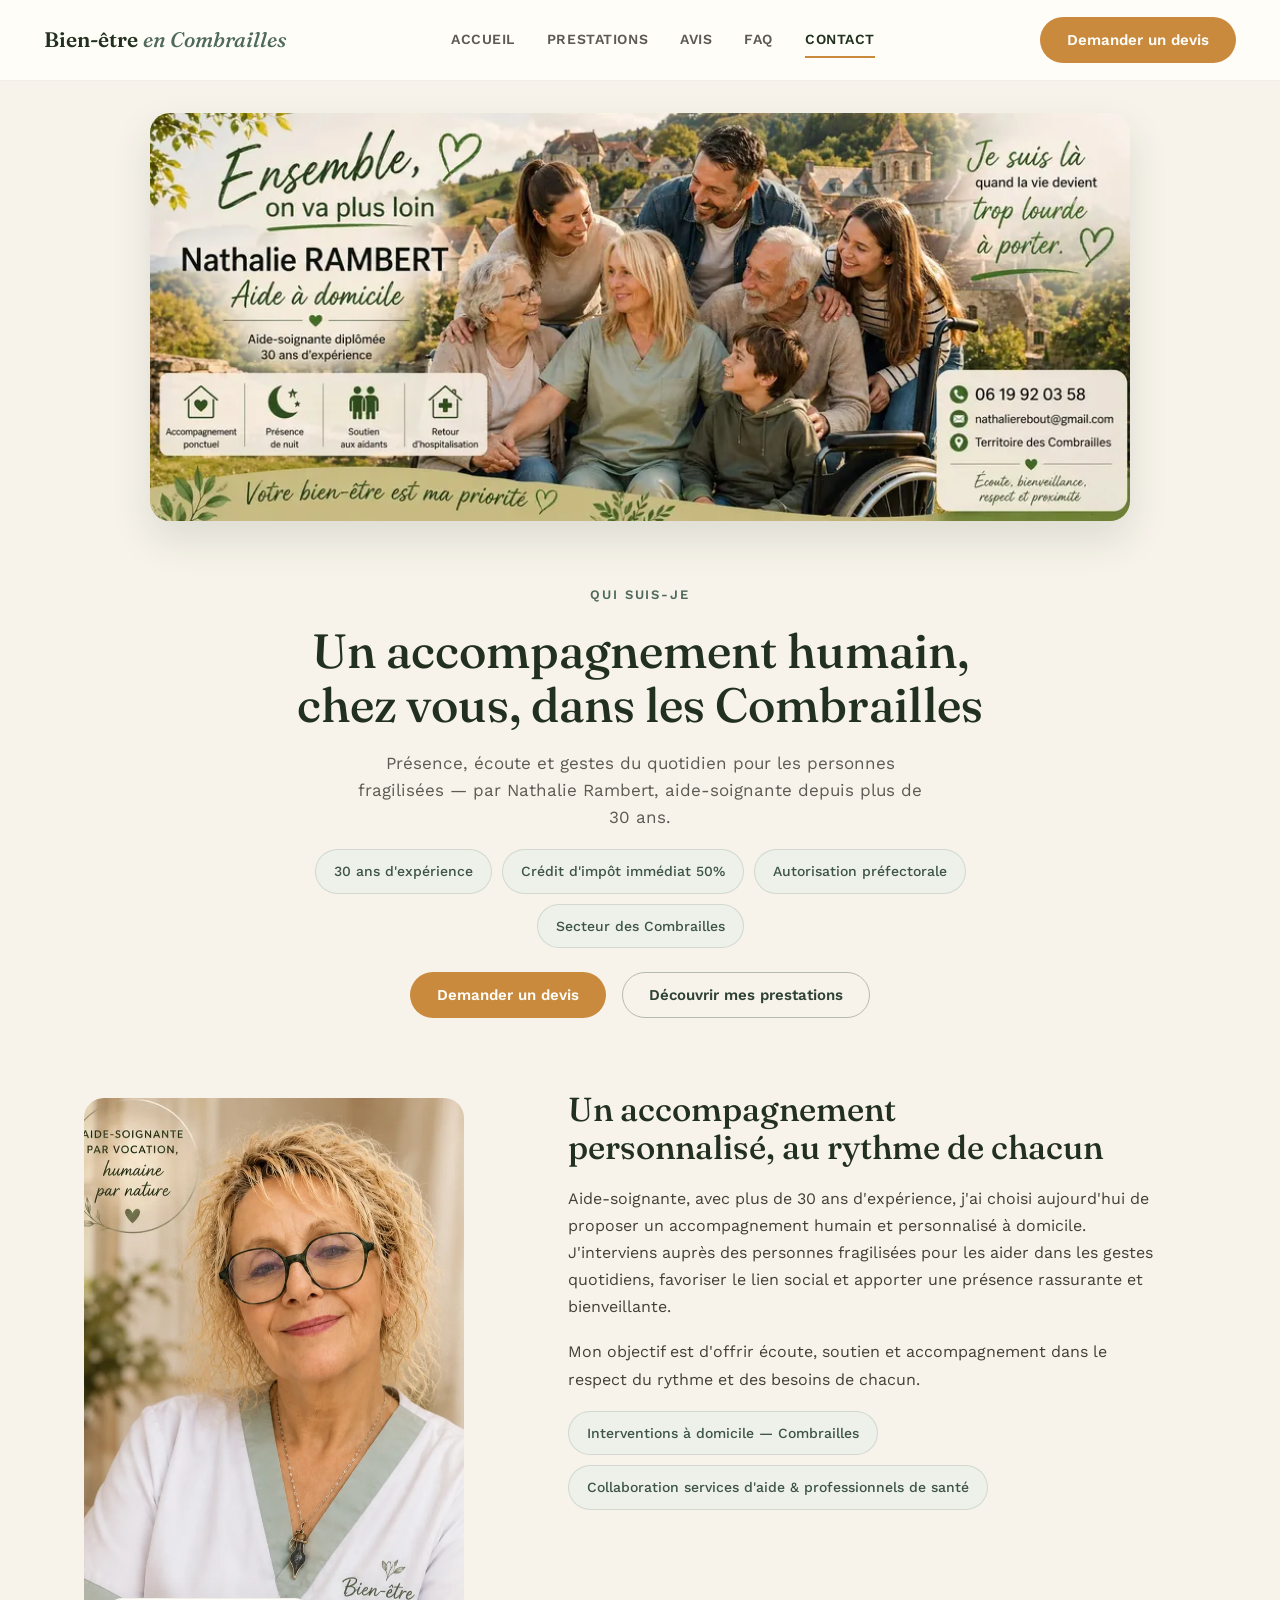
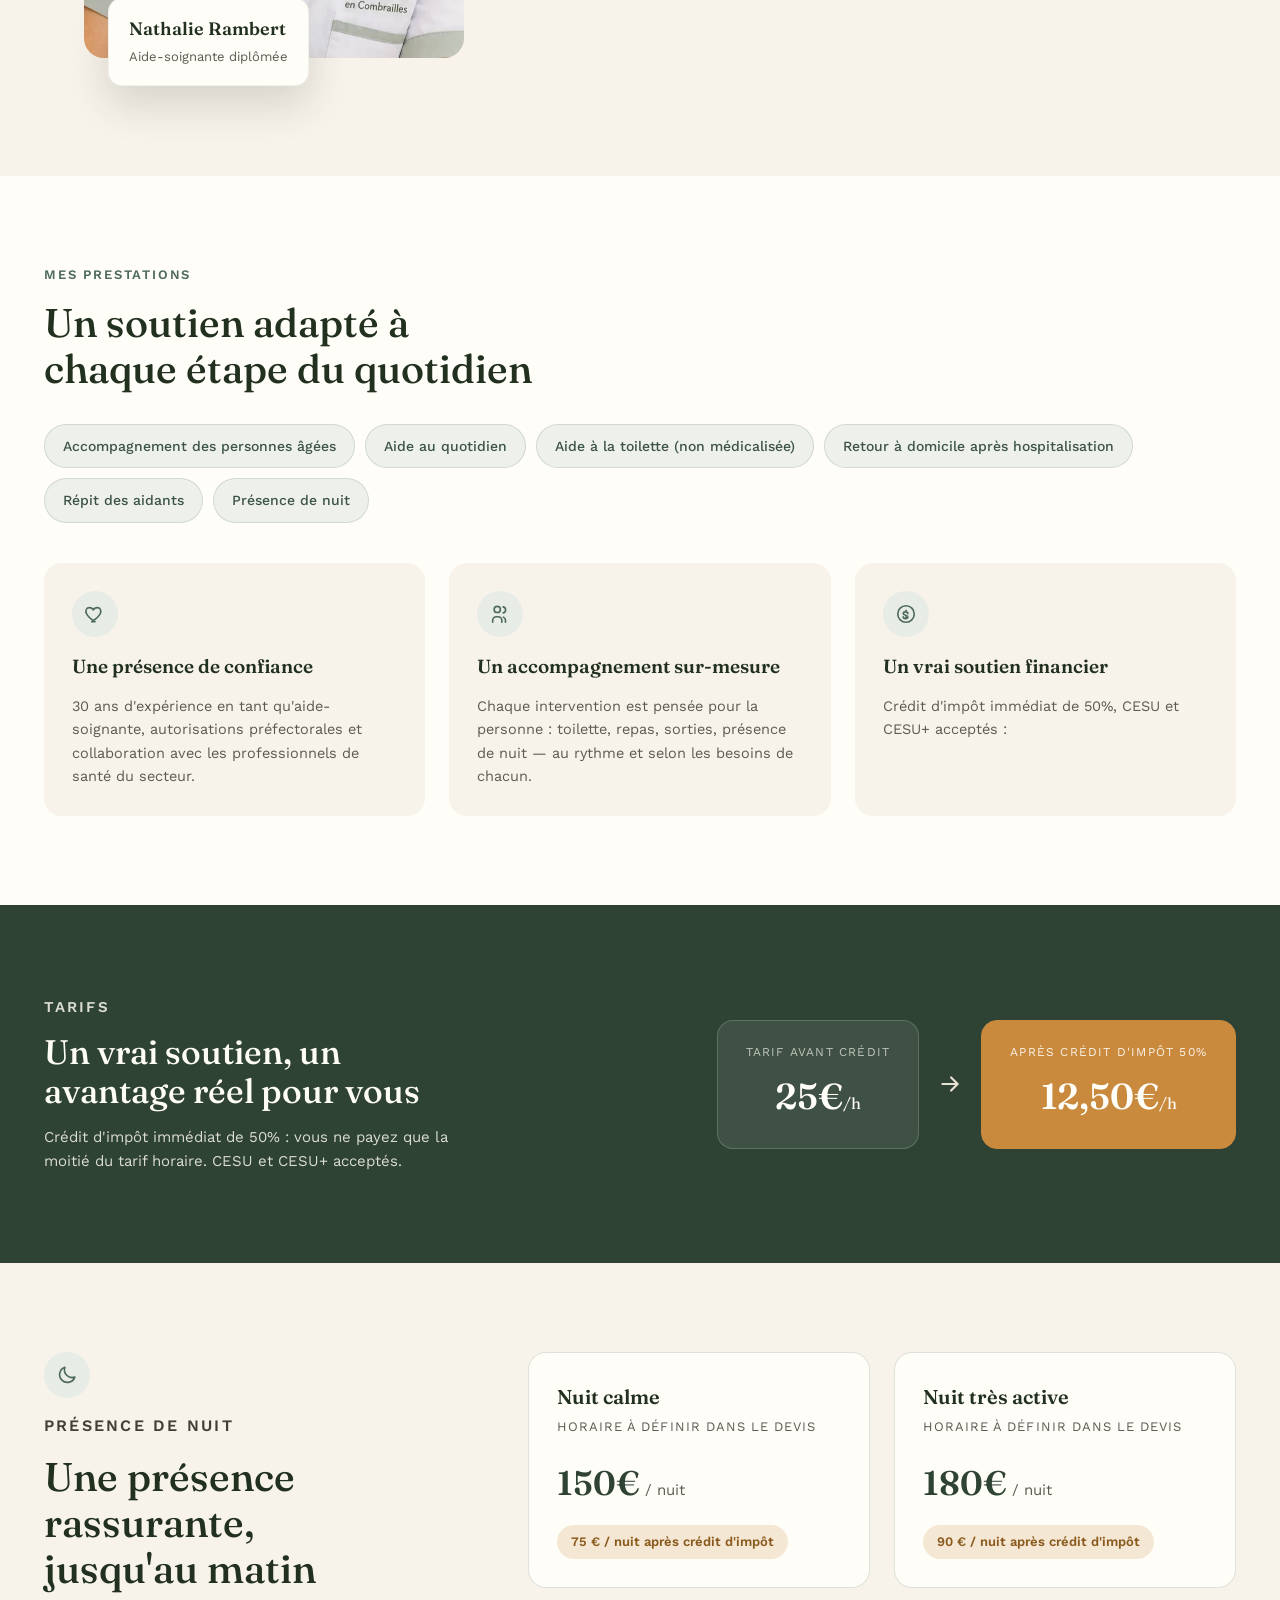
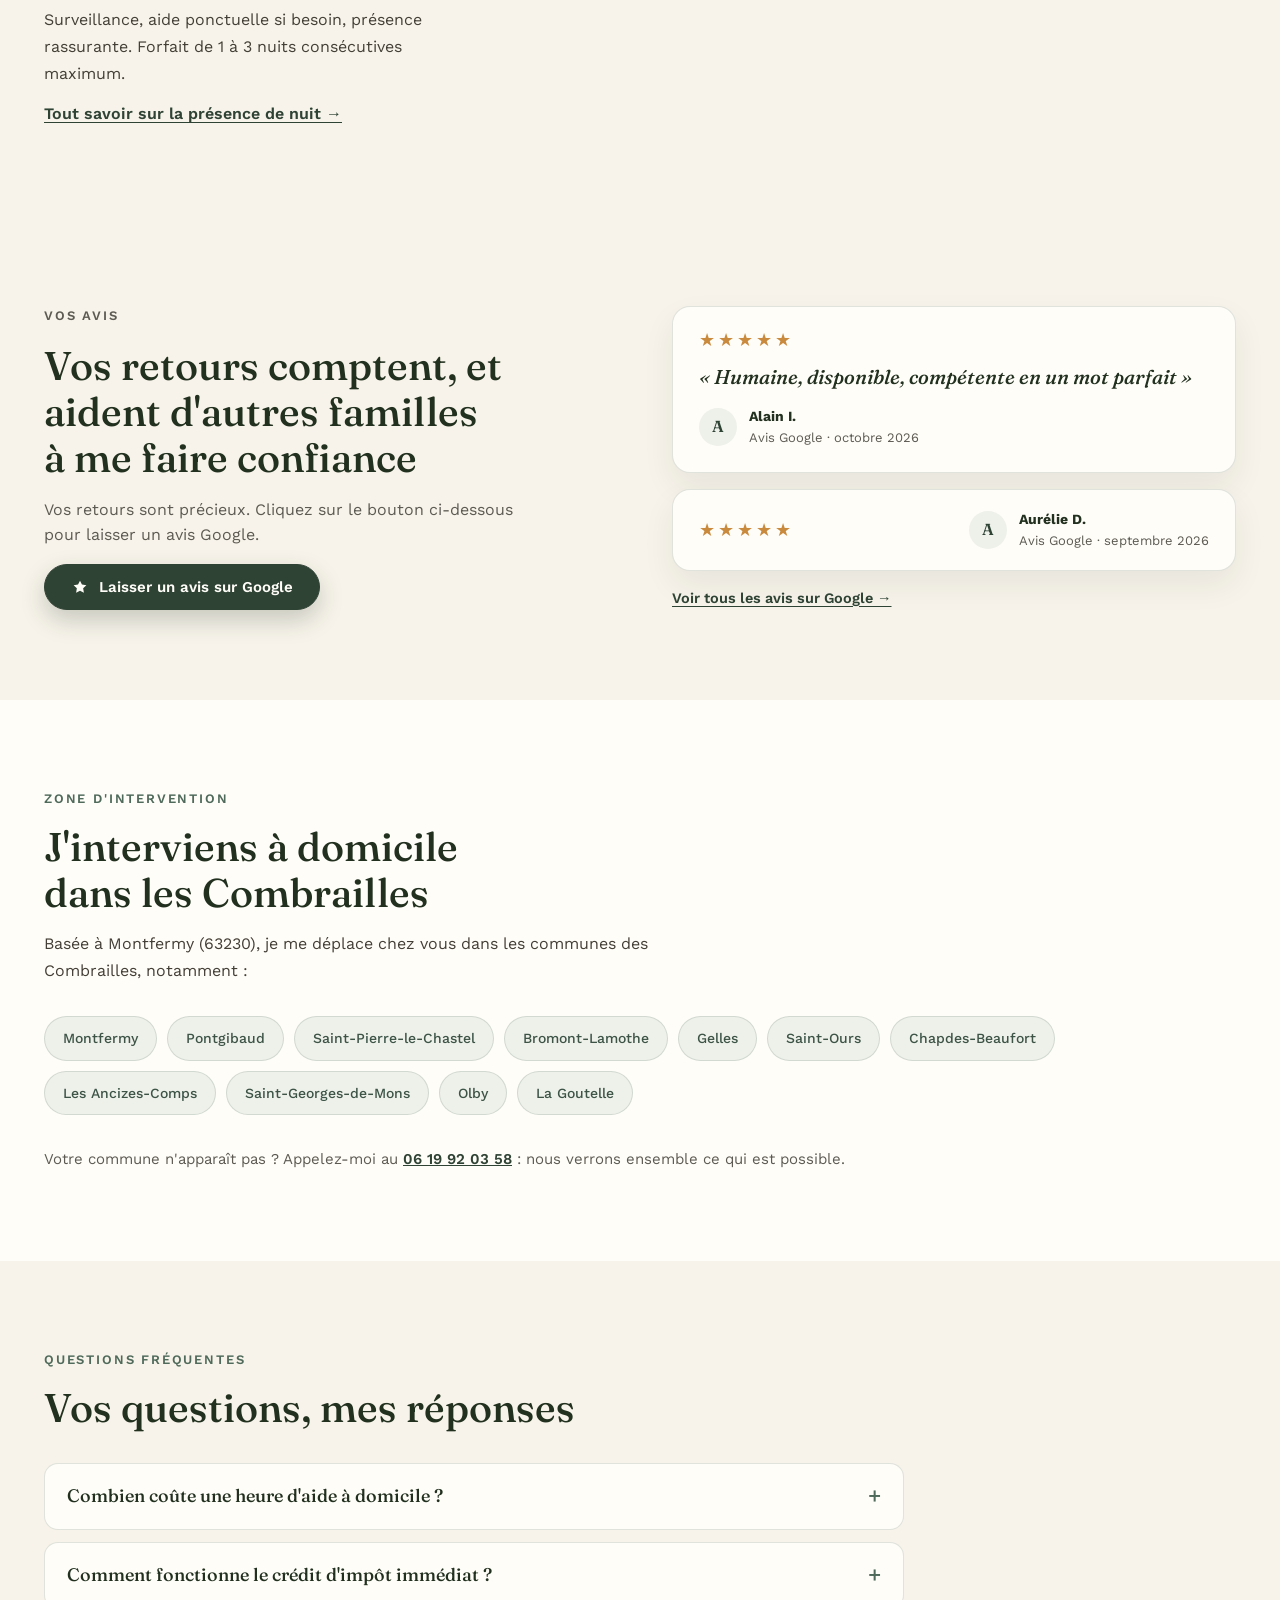
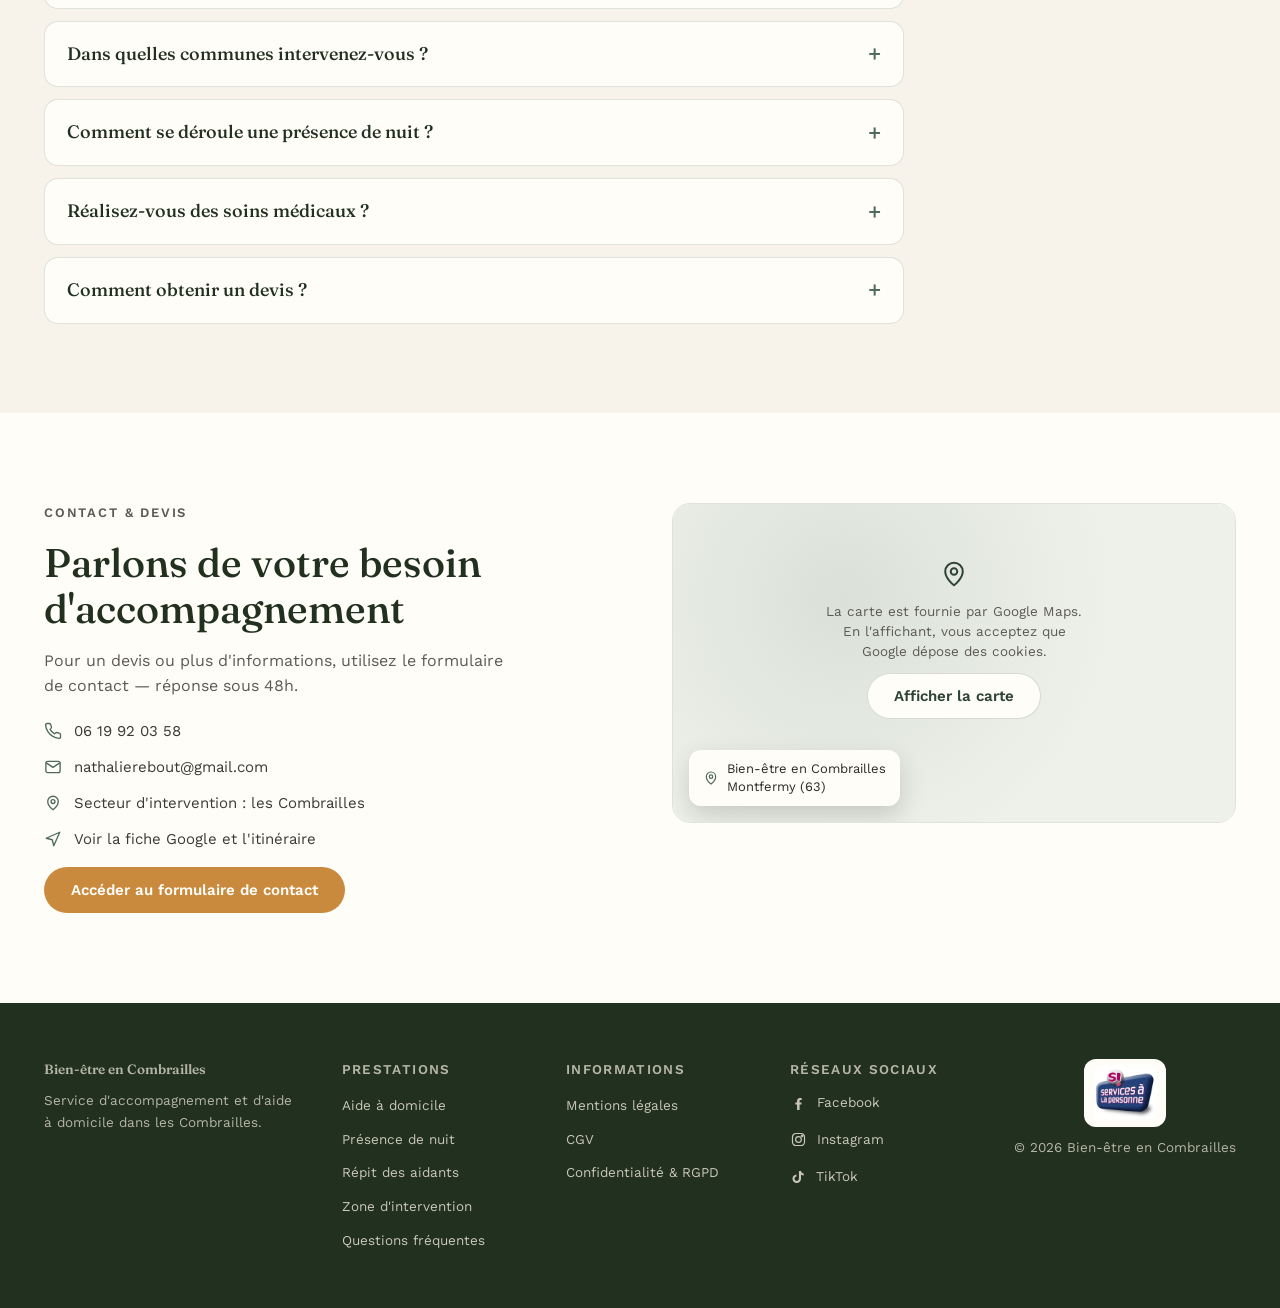
<file: index.html>
<!doctype html>
<html lang="fr">
  <head>
    <!-- Google tag (gtag.js) -->
<script async src="https://www.googletagmanager.com/gtag/js?id=G-G05C7C3BSX"></script>
<script>
  window.dataLayer = window.dataLayer || [];
  function gtag(){dataLayer.push(arguments);}
  gtag('js', new Date());

  gtag('config', 'G-G05C7C3BSX');
</script>

    <meta charset="UTF-8" />
    <meta name="viewport" content="width=device-width, initial-scale=1.0" />
    <title>
      Bien-être en Combrailles : aide à domicile et présence de nuit (63)
    </title>
    <meta
      name="description"
      content="Aide à domicile et présence de nuit dans les Combrailles (63) par Nathalie Rambert, aide-soignante depuis plus de 30 ans. Crédit d'impôt immédiat de 50 %, devis gratuit."
    />
    <meta
      name="keywords"
      content="aide à domicile Combrailles, aide à domicile Montfermy, présence de nuit Puy-de-Dôme, garde de nuit, accompagnement personnes âgées, répit des aidants, aide-soignante à domicile, services à la personne 63, crédit d'impôt 50 %, Pontgibaud, Olby, La Goutelle"
    />
    <meta name="author" content="Nathalie Rambert" />
    <meta name="robots" content="index, follow, max-image-preview:large" />
    <link rel="canonical" href="https://bienetreencombrailles.fr/" />
    <meta name="theme-color" content="#ffffff" />
    <link rel="icon" href="images/logo BEC.jpg" sizes="any" />
    <link
      rel="icon"
      type="image/png"
      sizes="96x96"
      href="images/logo BEC.jpg"
    />
    <link rel="apple-touch-icon" href="images/logo BEC.jpg" />
    <link
      rel="preload"
      as="image"
      href="images/baniere.webp"
      imagesrcset="images/baniere-960.webp 960w, images/baniere.webp 1942w"
      imagesizes="(min-width: 1028px) 980px, calc(100vw - 48px)"
    />

    <!-- Référencement local -->
    <meta name="geo.region" content="FR-63" />
    <meta name="geo.placename" content="Montfermy, Combrailles" />

    <!-- Open Graph (Facebook, WhatsApp, LinkedIn…) -->
    <meta property="og:type" content="website" />
    <meta property="og:locale" content="fr_FR" />
    <meta property="og:site_name" content="Bien-être en Combrailles" />
    <meta property="og:url" content="https://bienetreencombrailles.fr/" />
    <meta
      property="og:title"
      content="Bien-être en Combrailles — Aide à domicile et présence de nuit"
    />
    <meta
      property="og:description"
      content="Aide à domicile et accompagnement bienveillant dans les Combrailles (63), par Nathalie Rambert, aide-soignante."
    />
    <meta
      property="og:image"
      content="https://bienetreencombrailles.fr/images/og-bienetre-combrailles.jpg"
    />
    <meta property="og:image:width" content="1200" />
    <meta property="og:image:height" content="630" />
    <meta
      property="og:image:alt"
      content="Nathalie Rambert, aide à domicile dans les Combrailles"
    />

    <!-- Twitter / X -->
    <meta name="twitter:card" content="summary_large_image" />
    <meta
      name="twitter:title"
      content="Bien-être en Combrailles — Aide à domicile et présence de nuit"
    />
    <meta
      name="twitter:description"
      content="Aide à domicile et accompagnement bienveillant dans les Combrailles (63), par Nathalie Rambert, aide-soignante."
    />
    <meta
      name="twitter:image"
      content="https://bienetreencombrailles.fr/images/og-bienetre-combrailles.jpg"
    />

    <!-- Données structurées (Google) -->
    <script type="application/ld+json">
      {
        "@context": "https://schema.org",
        "@type": "LocalBusiness",
        "@id": "https://bienetreencombrailles.fr/#entreprise",
        "name": "Bien-être en Combrailles",
        "description": "Aide à domicile, accompagnement des personnes âgées, répit des aidants et présence de nuit dans les Combrailles (Puy-de-Dôme).",
        "url": "https://bienetreencombrailles.fr/",
        "logo": "https://bienetreencombrailles.fr/images/apple-touch-icon.png",
        "image": [
          "https://bienetreencombrailles.fr/images/og-bienetre-combrailles.jpg",
          "https://bienetreencombrailles.fr/images/nathalie-rambert.webp"
        ],
        "telephone": "+33619920358",
        "email": "nathalierebout@gmail.com",
        "founder": {
          "@type": "Person",
          "name": "Nathalie Rambert",
          "jobTitle": "Aide-soignante diplômée"
        },
        "address": {
          "@type": "PostalAddress",
          "addressLocality": "Montfermy",
          "addressRegion": "Puy-de-Dôme",
          "postalCode": "63230",
          "addressCountry": "FR"
        },
        "areaServed": [
          { "@type": "AdministrativeArea", "name": "Combrailles" },
          { "@type": "City", "name": "Montfermy" },
          { "@type": "City", "name": "Pontgibaud" },
          { "@type": "City", "name": "Saint-Pierre-le-Chastel" },
          { "@type": "City", "name": "Bromont-Lamothe" },
          { "@type": "City", "name": "Gelles" },
          { "@type": "City", "name": "Saint-Ours" },
          { "@type": "City", "name": "Chapdes-Beaufort" },
          { "@type": "City", "name": "Les Ancizes-Comps" },
          { "@type": "City", "name": "Saint-Georges-de-Mons" },
          { "@type": "City", "name": "Olby" },
          { "@type": "City", "name": "La Goutelle" }
        ],
        "priceRange": "€€",
        "currenciesAccepted": "EUR",
        "paymentAccepted": "Virement, espèces, CESU, CESU+",
        "makesOffer": [
          {
            "@type": "Offer",
            "name": "Aide à domicile",
            "url": "https://bienetreencombrailles.fr/aide-a-domicile.html",
            "priceSpecification": {
              "@type": "UnitPriceSpecification",
              "price": 25,
              "priceCurrency": "EUR",
              "unitText": "heure"
            }
          },
          {
            "@type": "Offer",
            "name": "Présence de nuit calme",
            "url": "https://bienetreencombrailles.fr/presence-de-nuit.html",
            "priceSpecification": {
              "@type": "UnitPriceSpecification",
              "price": 150,
              "priceCurrency": "EUR",
              "unitText": "nuit"
            }
          },
          {
            "@type": "Offer",
            "name": "Présence de nuit très active",
            "url": "https://bienetreencombrailles.fr/presence-de-nuit.html",
            "priceSpecification": {
              "@type": "UnitPriceSpecification",
              "price": 180,
              "priceCurrency": "EUR",
              "unitText": "nuit"
            }
          },
          {
            "@type": "Offer",
            "name": "Répit des aidants",
            "url": "https://bienetreencombrailles.fr/repit-des-aidants.html"
          }
        ],
        "hasMap": "https://maps.google.com/?cid=3526235530224380701",
        "sameAs": [
          "https://maps.google.com/?cid=3526235530224380701",
          "https://www.facebook.com/profile.php?id=100078286507994",
          "https://instagram.com/combrailleshypno63",
          "https://www.tiktok.com/@bienetrehypnose.c"
        ]
      }
    </script>

    <script type="application/ld+json">
      {
        "@context": "https://schema.org",
        "@type": "FAQPage",
        "mainEntity": [
          {
            "@type": "Question",
            "name": "Combien coûte une heure d'aide à domicile ?",
            "acceptedAnswer": {
              "@type": "Answer",
              "text": "Le tarif est de 25 € de l'heure. Grâce au crédit d'impôt immédiat de 50 %, il ne vous reste que 12,50 € à payer par heure. CESU et CESU+ acceptés."
            }
          },
          {
            "@type": "Question",
            "name": "Comment fonctionne le crédit d'impôt immédiat ?",
            "acceptedAnswer": {
              "@type": "Answer",
              "text": "Les services à la personne ouvrent droit à un crédit d'impôt de 50 %. Avec l'avance immédiate, cette aide est déduite directement : vous ne réglez que la moitié du montant, sans attendre votre déclaration de revenus."
            }
          },
          {
            "@type": "Question",
            "name": "Dans quelles communes intervenez-vous ?",
            "acceptedAnswer": {
              "@type": "Answer",
              "text": "J'interviens dans les Combrailles, autour de Montfermy : Pontgibaud, Saint-Ours, Olby, La Goutelle, Les Ancizes-Comps et les communes voisines."
            }
          },
          {
            "@type": "Question",
            "name": "Comment se déroule une présence de nuit ?",
            "acceptedAnswer": {
              "@type": "Answer",
              "text": "Je reste auprès de la personne toute la nuit : surveillance, aide ponctuelle si besoin et présence rassurante. Le forfait couvre 1 à 3 nuits consécutives, à 150 € la nuit calme et 180 € la nuit très active (75 € et 90 € après crédit d'impôt)."
            }
          },
          {
            "@type": "Question",
            "name": "Réalisez-vous des soins médicaux ?",
            "acceptedAnswer": {
              "@type": "Answer",
              "text": "Non. Je propose une aide à la toilette non médicalisée et un accompagnement au quotidien, en lien avec les services d'aide et les professionnels de santé du secteur, qui assurent les soins."
            }
          },
          {
            "@type": "Question",
            "name": "Comment obtenir un devis ?",
            "acceptedAnswer": {
              "@type": "Answer",
              "text": "Remplissez le formulaire de contact ou appelez le 06 19 92 03 58. Je vous réponds sous 48 h pour échanger sur vos besoins et établir un devis gratuit."
            }
          }
        ]
      }
    </script>

    <link
      rel="preload"
      href="fonts/work-sans-normal-latin.woff2"
      as="font"
      type="font/woff2"
      crossorigin
    />
    <link
      rel="preload"
      href="fonts/fraunces-normal-latin.woff2"
      as="font"
      type="font/woff2"
      crossorigin
    />
    <link rel="stylesheet" href="styles.css" />
  </head>
  <body>
    <!-- ============ EN-TÊTE ============ -->
    <header class="site-header">
      <div class="container header-inner">
        <a class="brand" href="#accueil"> Bien-être <em>en Combrailles</em> </a>

        <button
          id="nav-toggle"
          class="nav-toggle"
          aria-expanded="false"
          aria-controls="navbar"
          aria-label="Ouvrir le menu"
        >
          <span class="hamburger"></span>
        </button>

        <nav id="navbar" class="nav-links" aria-label="Navigation principale">
          <a href="#accueil" class="is-active">Accueil</a>
          <a href="#prestation">Prestations</a>
          <a href="#avis">Avis</a>
          <a href="#faq">FAQ</a>
          <a href="#contact">Contact</a>
        </nav>

        <a class="btn btn-primary header-cta" href="FORM.html"
          >Demander un devis</a
        >
      </div>
    </header>

    <main>
      <!-- ============ BANDEAU PHOTO ============ -->
      <div class="hero">
        <img
          src="images/baniere.webp"
          srcset="images/baniere-960.webp 960w, images/baniere.webp 1942w"
          sizes="(min-width: 1028px) 980px, calc(100vw - 48px)"
          width="1942"
          height="809"
          fetchpriority="high"
          alt="Nathalie Rambert, aide à domicile et aide-soignante diplômée (30 ans d'expérience) : accompagnement ponctuel, présence de nuit, soutien aux aidants et retour d'hospitalisation dans les Combrailles — 06 19 92 03 58"
        />
      </div>

      <!-- ============ QUI SUIS-JE ============ -->
      <section id="accueil" class="container about">
        <div class="about-intro">
          <p class="eyebrow">Qui suis-je</p>
          <h1>Un accompagnement humain, chez vous, dans les Combrailles</h1>
          <p class="lead">
            Présence, écoute et gestes du quotidien pour les personnes
            fragilisées — par Nathalie Rambert, aide-soignante depuis plus de 30
            ans.
          </p>

          <ul class="tag-list">
            <li class="tag">30 ans d'expérience</li>
            <li class="tag">Crédit d'impôt immédiat 50%</li>
            <li class="tag">Autorisation préfectorale</li>
            <li class="tag">Secteur des Combrailles</li>
          </ul>

          <div class="about-actions">
            <a class="btn btn-primary" href="FORM.html">Demander un devis</a>
            <a class="btn btn-ghost" href="#prestation"
              >Découvrir mes prestations</a
            >
          </div>
        </div>

        <div class="about-body">
          <figure class="about-photo">
            <img
              src="images/nathalie-rambert.webp"
              width="787"
              height="1023"
              loading="lazy"
              alt="Nathalie Rambert, aide-soignante et aide à domicile dans les Combrailles"
            />
            <figcaption class="nametag">
              <strong>Nathalie Rambert</strong>
              <span>Aide-soignante diplômée</span>
            </figcaption>
          </figure>

          <div class="about-text">
            <h2>Un accompagnement personnalisé, au rythme de chacun</h2>
            <p>
              Aide-soignante, avec plus de 30 ans d'expérience, j'ai choisi
              aujourd'hui de proposer un accompagnement humain et personnalisé à
              domicile. J'interviens auprès des personnes fragilisées pour les
              aider dans les gestes quotidiens, favoriser le lien social et
              apporter une présence rassurante et bienveillante.
            </p>
            <p>
              Mon objectif est d'offrir écoute, soutien et accompagnement dans
              le respect du rythme et des besoins de chacun.
            </p>
            <ul class="tag-list">
              <li class="tag">Interventions à domicile — Combrailles</li>
              <li class="tag">
                Collaboration services d'aide &amp; professionnels de santé
              </li>
            </ul>
          </div>
        </div>
      </section>

      <!-- ============ PRESTATIONS ============ -->
      <section id="prestation" class="section section-light">
        <div class="container stack-32">
          <div class="section-head">
            <p class="eyebrow">Mes prestations</p>
            <h2>Un soutien adapté à chaque étape du quotidien</h2>
          </div>

          <ul class="tag-list">
            <li>
              <a
                class="tag tag-link"
                href="aide-a-domicile.html#personnes-agees"
                >Accompagnement des personnes âgées</a
              >
            </li>
            <li>
              <a class="tag tag-link" href="aide-a-domicile.html#quotidien"
                >Aide au quotidien</a
              >
            </li>
            <li>
              <a class="tag tag-link" href="aide-a-domicile.html#toilette"
                >Aide à la toilette (non médicalisée)</a
              >
            </li>
            <li>
              <a
                class="tag tag-link"
                href="aide-a-domicile.html#hospitalisation"
                >Retour à domicile après hospitalisation</a
              >
            </li>
            <li>
              <a class="tag tag-link" href="repit-des-aidants.html"
                >Répit des aidants</a
              >
            </li>
            <li>
              <a class="tag tag-link" href="presence-de-nuit.html"
                >Présence de nuit</a
              >
            </li>
          </ul>

          <div class="cards">
            <article class="card">
              <span class="icon-circle" aria-hidden="true">
                <svg
                  width="22"
                  height="22"
                  viewBox="0 0 24 24"
                  fill="none"
                  stroke="#4f6a5a"
                  stroke-width="1.8"
                  stroke-linecap="round"
                  stroke-linejoin="round"
                >
                  <path
                    d="M12 20.5s-7-4.6-9.3-9C1.2 8.4 2.6 5 6 5c2.1 0 3.7 1.5 4.2 2.6.5-1.1 2.1-2.6 4.2-2.6 3.4 0 4.8 3.4 3.3 6.5-2.3 4.4-9.3 9-9.3 9z"
                  />
                </svg>
              </span>
              <h3>Une présence de confiance</h3>
              <p>
                30 ans d'expérience en tant qu'aide-soignante, autorisations
                préfectorales et collaboration avec les professionnels de santé
                du secteur.
              </p>
            </article>

            <article class="card">
              <span class="icon-circle" aria-hidden="true">
                <svg
                  width="22"
                  height="22"
                  viewBox="0 0 24 24"
                  fill="none"
                  stroke="#4f6a5a"
                  stroke-width="1.8"
                  stroke-linecap="round"
                  stroke-linejoin="round"
                >
                  <path d="M4 21v-2a4 4 0 0 1 4-4h2a4 4 0 0 1 4 4v2" />
                  <circle cx="9" cy="7" r="3.4" />
                  <path d="M15.5 4.2a3.4 3.4 0 0 1 0 6.6" />
                  <path d="M18 21v-2a4 4 0 0 0-2.2-3.6" />
                </svg>
              </span>
              <h3>Un accompagnement sur-mesure</h3>
              <p>
                Chaque intervention est pensée pour la personne : toilette,
                repas, sorties, présence de nuit — au rythme et selon les
                besoins de chacun.
              </p>
            </article>

            <article class="card">
              <span class="icon-circle" aria-hidden="true">
                <svg
                  width="22"
                  height="22"
                  viewBox="0 0 24 24"
                  fill="none"
                  stroke="#4f6a5a"
                  stroke-width="1.8"
                  stroke-linecap="round"
                  stroke-linejoin="round"
                >
                  <circle cx="12" cy="12" r="9" />
                  <path
                    d="M9 15c0 1.1 1.1 2 2.5 2s2.5-.7 2.5-1.7c0-1.1-1-1.5-2.5-1.9-1.5-.4-2.5-.9-2.5-1.9C9 10.5 10 9.7 11.5 9.7s2.5.9 2.5 2"
                  />
                  <path d="M12 8v1M12 15v1" />
                </svg>
              </span>
              <h3>Un vrai soutien financier</h3>
              <p>
                Crédit d'impôt immédiat de 50%, CESU et CESU+ acceptés :
               
              </p>
            </article>
          </div>
        </div>
      </section>

      <!-- ============ TARIFS ============ -->
      <section id="tarifs" class="section section-dark">
        <div class="container pricing">
          <div class="pricing-copy">
            <p class="eyebrow eyebrow-light">Tarifs</p>
            <h2>Un vrai soutien, un avantage réel pour vous</h2>
            <p>
              Crédit d'impôt immédiat de 50% : vous ne payez que la moitié du
              tarif horaire. CESU et CESU+ acceptés.
            </p>
          </div>

          <div class="pricing-figures">
            <div class="price-box">
              <div class="price-label">Tarif avant crédit</div>
              <div class="price-amount">25€<span>/h</span></div>
            </div>

            <svg
              class="price-arrow"
              width="26"
              height="26"
              viewBox="0 0 24 24"
              fill="none"
              stroke="currentColor"
              stroke-width="2"
              stroke-linecap="round"
              aria-hidden="true"
            >
              <path d="M5 12h14M13 6l6 6-6 6" />
            </svg>

            <div class="price-box is-final">
              <div class="price-label">Après crédit d'impôt 50%</div>
              <div class="price-amount">12,50€<span>/h</span></div>
            </div>
          </div>
        </div>
      </section>

      <!-- ============ PRÉSENCE DE NUIT ============ -->
      <section id="presence-nuit" class="section">
        <div class="container night">
          <div class="night-intro">
            <span class="icon-circle" aria-hidden="true">
              <svg
                width="22"
                height="22"
                viewBox="0 0 24 24"
                fill="none"
                stroke="#4f6a5a"
                stroke-width="1.8"
                stroke-linecap="round"
                stroke-linejoin="round"
              >
                <path
                  d="M20.5 14.3A8.5 8.5 0 0 1 9.7 3.5a8.5 8.5 0 1 0 10.8 10.8z"
                />
              </svg>
            </span>
            <p class="eyebrow">Présence de nuit</p>
            <h2>Une présence rassurante, jusqu'au matin</h2>
            <p>
              Surveillance, aide ponctuelle si besoin, présence rassurante.
              Forfait de 1 à 3 nuits consécutives maximum.
            </p>
            <a class="text-link" href="presence-de-nuit.html"
              >Tout savoir sur la présence de nuit →</a
            >
          </div>

          <div class="night-cards">
            <article class="night-card">
              <h3>Nuit calme</h3>
              <div class="night-hours">Horaire à définir dans le devis</div>
              <div class="night-price">150€<span> / nuit</span></div>
              <div class="credit-badge">75 € / nuit après crédit d'impôt</div>
            </article>

            <article class="night-card">
              <h3>Nuit très active</h3>
              <div class="night-hours">Horaire à définir dans le devis</div>
              <div class="night-price">180€<span> / nuit</span></div>
              <div class="credit-badge">90 € / nuit après crédit d'impôt</div>
            </article>
          </div>
        </div>
      </section>

      <!-- ============ AVIS ============ -->
      <section id="avis" class="section">
        <div class="container reviews">
          <div class="reviews-intro">
            <p class="eyebrow">Vos avis</p>
            <h2>
              Vos retours comptent, et aident d'autres familles à me faire
              confiance
            </h2>
            <p>
              Vos retours sont précieux. Cliquez sur le bouton ci-dessous pour
              laisser un avis Google.
            </p>
            <a
              class="btn btn-review"
              href="https://g.page/r/CR2rYi2ItO8wECE/review"
              target="_blank"
              rel="noopener noreferrer"
              ><svg
                width="18"
                height="18"
                viewBox="0 0 24 24"
                fill="currentColor"
                aria-hidden="true"
              >
                <path
                  d="M12 3.5l2.6 5.3 5.9.9-4.3 4.1 1 5.8L12 16.9l-5.2 2.7 1-5.8-4.3-4.1 5.9-.9z"
                /></svg
              >Laisser un avis sur Google</a
            >
          </div>

          <!-- Avis recopiés depuis la fiche Google (texte original, sans modification).
               Pas de données structurées Review : Google interdit le balisage de ses propres avis. -->
          <div class="reviews-list">
            <figure class="review-card">
              <span class="review-stars" role="img" aria-label="Note : 5 sur 5"
                >★★★★★</span
              >
              <blockquote>
                <p>« Humaine, disponible, compétente en un mot parfait »</p>
              </blockquote>
              <figcaption>
                <span class="review-avatar" aria-hidden="true">A</span>
                <span>
                  <strong>Alain I.</strong>
                  <span class="review-meta">Avis Google · octobre 2026</span>
                </span>
              </figcaption>
            </figure>

            <figure class="review-card review-card-compact">
              <span class="review-stars" role="img" aria-label="Note : 5 sur 5"
                >★★★★★</span
              >
              <figcaption>
                <span class="review-avatar" aria-hidden="true">A</span>
                <span>
                  <strong>Aurélie D.</strong>
                  <span class="review-meta"
                    >Avis Google · septembre 2026</span
                  >
                </span>
              </figcaption>
            </figure>

            <a
              class="text-link reviews-all"
              href="https://maps.google.com/?cid=3526235530224380701"
              target="_blank"
              rel="noopener noreferrer"
              >Voir tous les avis sur Google →</a
            >
          </div>
        </div>
      </section>

      <!-- ============ ZONE D'INTERVENTION ============ -->
      <section id="zone" class="section section-light">
        <div class="container stack-32">
          <div class="section-head">
            <p class="eyebrow">Zone d'intervention</p>
            <h2>J'interviens à domicile dans les Combrailles</h2>
            <p class="section-lead">
              Basée à Montfermy (63230), je me déplace chez vous dans les
              communes des Combrailles, notamment :
            </p>
          </div>

          <ul class="tag-list">
            <li class="tag">Montfermy</li>
            <li class="tag">Pontgibaud</li>
            <li class="tag">Saint-Pierre-le-Chastel</li>
            <li class="tag">Bromont-Lamothe</li>
            <li class="tag">Gelles</li>
            <li class="tag">Saint-Ours</li>
            <li class="tag">Chapdes-Beaufort</li>
            <li class="tag">Les Ancizes-Comps</li>
            <li class="tag">Saint-Georges-de-Mons</li>
            <li class="tag">Olby</li>
            <li class="tag">La Goutelle</li>
          </ul>

          <p class="section-note">
            Votre commune n'apparaît pas ? Appelez-moi au
            <a href="tel:+33619920358">06 19 92 03 58</a> : nous verrons
            ensemble ce qui est possible.
          </p>
        </div>
      </section>

      <!-- ============ FAQ ============ -->
      <section id="faq" class="section">
        <div class="container faq">
          <div class="section-head">
            <p class="eyebrow">Questions fréquentes</p>
            <h2>Vos questions, mes réponses</h2>
          </div>

          <div class="faq-list">
            <details class="faq-item">
              <summary>Combien coûte une heure d'aide à domicile ?</summary>
              <p>
                Le tarif est de 25&nbsp;€ de l'heure. Grâce au crédit d'impôt
                immédiat de 50&nbsp;%, il ne vous reste que 12,50&nbsp;€ à payer
                par heure. CESU et CESU+ acceptés.
              </p>
            </details>

            <details class="faq-item">
              <summary>Comment fonctionne le crédit d'impôt immédiat ?</summary>
              <p>
                Les services à la personne ouvrent droit à un crédit d'impôt de
                50&nbsp;%. Avec l'avance immédiate, cette aide est déduite
                directement : vous ne réglez que la moitié du montant, sans
                attendre votre déclaration de revenus.
              </p>
            </details>

            <details class="faq-item">
              <summary>Dans quelles communes intervenez-vous ?</summary>
              <p>
                J'interviens dans les Combrailles, autour de Montfermy :
                Pontgibaud, Saint-Ours, Olby, La Goutelle,
                Les Ancizes-Comps et les communes voisines. Consultez la
                <a href="#zone">zone d'intervention</a> ou appelez-moi pour
                vérifier.
              </p>
            </details>

            <details class="faq-item">
              <summary>Comment se déroule une présence de nuit ?</summary>
              <p>
                Je reste auprès de la personne toute la nuit : surveillance,
                aide ponctuelle si besoin et présence rassurante. Le forfait
                couvre 1 à 3 nuits consécutives, à 150&nbsp;€ la nuit calme et
                180&nbsp;€ la nuit très active (75&nbsp;€ et 90&nbsp;€ après
                crédit d'impôt). Les horaires sont fixés dans le devis.
                <a href="presence-de-nuit.html">En savoir plus</a>.
              </p>
            </details>

            <details class="faq-item">
              <summary>Réalisez-vous des soins médicaux ?</summary>
              <p>
                Non. Je propose une aide à la toilette non médicalisée et un
                accompagnement au quotidien. Je travaille en lien avec les
                services d'aide et les professionnels de santé du secteur, qui
                assurent les soins.
              </p>
            </details>

            <details class="faq-item">
              <summary>Comment obtenir un devis ?</summary>
              <p>
                Remplissez le <a href="FORM.html">formulaire de contact</a> ou
                appelez le <a href="tel:+33619920358">06 19 92 03 58</a>. Je
                vous réponds sous 48&nbsp;h pour échanger sur vos besoins et
                établir un devis gratuit.
              </p>
            </details>
          </div>
        </div>
      </section>

      <!-- ============ CONTACT & CARTE ============ -->
      <section id="contact" class="section section-light">
        <div class="container contact-grid">
          <div class="contact-copy">
            <p class="eyebrow">Contact &amp; devis</p>
            <h2>Parlons de votre besoin d'accompagnement</h2>
            <p>
              Pour un devis ou plus d'informations, utilisez le formulaire de
              contact — réponse sous 48h.
            </p>

            <ul class="contact-list">
              <li>
                <svg
                  width="18"
                  height="18"
                  viewBox="0 0 24 24"
                  fill="none"
                  stroke="#4f6a5a"
                  stroke-width="1.8"
                  stroke-linecap="round"
                  stroke-linejoin="round"
                  aria-hidden="true"
                >
                  <path
                    d="M22 16.9v3a2 2 0 0 1-2.2 2 19.8 19.8 0 0 1-8.6-3.1 19.5 19.5 0 0 1-6-6A19.8 19.8 0 0 1 2.1 4.2 2 2 0 0 1 4.1 2h3a2 2 0 0 1 2 1.7c.1.9.4 1.8.7 2.7a2 2 0 0 1-.5 2.1L8.1 9.8a16 16 0 0 0 6 6l1.3-1.2a2 2 0 0 1 2.1-.5c.9.3 1.8.6 2.7.7a2 2 0 0 1 1.8 2.1z"
                  />
                </svg>
                <a href="tel:+33619920358">06 19 92 03 58</a>
              </li>
              <li>
                <svg
                  width="18"
                  height="18"
                  viewBox="0 0 24 24"
                  fill="none"
                  stroke="#4f6a5a"
                  stroke-width="1.8"
                  stroke-linecap="round"
                  stroke-linejoin="round"
                  aria-hidden="true"
                >
                  <rect x="2.5" y="4.5" width="19" height="15" rx="2.5" />
                  <path d="m3 6.5 9 6 9-6" />
                </svg>
                <a href="mailto:nathalierebout@gmail.com"
                  >nathalierebout@gmail.com</a
                >
              </li>
              <li>
                <svg
                  width="18"
                  height="18"
                  viewBox="0 0 24 24"
                  fill="none"
                  stroke="#4f6a5a"
                  stroke-width="1.8"
                  stroke-linecap="round"
                  stroke-linejoin="round"
                  aria-hidden="true"
                >
                  <path
                    d="M12 21s-7-5.3-7-11a7 7 0 0 1 14 0c0 5.7-7 11-7 11z"
                  />
                  <circle cx="12" cy="10" r="2.6" />
                </svg>
                <span
                  >Secteur d'intervention :
                  <a href="#zone">les Combrailles</a></span
                >
              </li>
              <li>
                <svg
                  width="18"
                  height="18"
                  viewBox="0 0 24 24"
                  fill="none"
                  stroke="#4f6a5a"
                  stroke-width="1.8"
                  stroke-linecap="round"
                  stroke-linejoin="round"
                  aria-hidden="true"
                >
                  <path d="m3 11 18-8-8 18-2-8z" />
                </svg>
                <a
                  href="https://maps.google.com/?cid=3526235530224380701"
                  target="_blank"
                  rel="noopener noreferrer"
                  >Voir la fiche Google et l'itinéraire</a
                >
              </li>
            </ul>

            <a
              class="btn btn-primary"
              href="FORM.html"
              style="align-self: flex-start"
              >Accéder au formulaire de contact</a
            >
          </div>

          <div class="map-container">
            <!-- La carte n'est chargée qu'au clic : aucun cookie Google sans action du visiteur -->
            <div class="map-consent">
              <svg
                width="30"
                height="30"
                viewBox="0 0 24 24"
                fill="none"
                stroke="currentColor"
                stroke-width="1.6"
                aria-hidden="true"
              >
                <path d="M12 21s-7-5.3-7-11a7 7 0 0 1 14 0c0 5.7-7 11-7 11z" />
                <circle cx="12" cy="10" r="2.6" />
              </svg>
              <p>
                La carte est fournie par Google Maps. En l'affichant, vous
                acceptez que Google dépose des cookies.
              </p>
              <button
                type="button"
                class="btn btn-light"
                data-map-src="https://www.google.com/maps/embed?pb=!1m18!1m12!1m3!1d13464.155035084717!2d2.6438837!3d45.8419324!2m3!1f0!2f0!3f0!3m2!1i1024!2i768!4f13.1!3m3!1m2!1s0x80faf2badec3a31b%3A0x30efb4882d62ab1d!2sBien%20etre%20en%20Combrailles!5e0!3m2!1sfr!2sfr!4v1792752466032!5m2!1sfr!2sfr"
              >
                Afficher la carte
              </button>
            </div>
            <div class="map-overlay">
              <svg
                width="16"
                height="16"
                viewBox="0 0 24 24"
                fill="none"
                stroke="#4f6a5a"
                stroke-width="1.8"
                aria-hidden="true"
              >
                <path d="M12 21s-7-5.3-7-11a7 7 0 0 1 14 0c0 5.7-7 11-7 11z" />
                <circle cx="12" cy="10" r="2.6" />
              </svg>
              <span>Bien-être en Combrailles<br />Montfermy (63)</span>
            </div>
          </div>
        </div>
      </section>
    </main>

    <!-- ============ PIED DE PAGE ============ -->
    <footer class="site-footer">
      <div class="container footer-inner">
        <div>
          <p class="footer-title">Bien-être en Combrailles</p>
          <p>
            Service d'accompagnement et d'aide à domicile dans les Combrailles.
          </p>
        </div>

        <nav aria-label="Prestations">
          <p class="footer-heading">Prestations</p>
          <ul class="footer-list">
            <li><a href="aide-a-domicile.html">Aide à domicile</a></li>
            <li><a href="presence-de-nuit.html">Présence de nuit</a></li>
            <li><a href="repit-des-aidants.html">Répit des aidants</a></li>
            <li><a href="index.html#zone">Zone d'intervention</a></li>
            <li><a href="index.html#faq">Questions fréquentes</a></li>
          </ul>
        </nav>

        <nav aria-label="Informations légales">
          <p class="footer-heading">Informations</p>
          <ul class="footer-list">
            <li><a href="mentions-legales.html">Mentions légales</a></li>
            <li><a href="cgv.html">CGV</a></li>
            <li>
              <a href="confidentialite.html">Confidentialité &amp; RGPD</a>
            </li>
          </ul>
        </nav>

        <div>
          <p class="footer-heading">Réseaux sociaux</p>
          <ul class="social-links">
            <li>
              <a
                href="https://www.facebook.com/profile.php?id=100078286507994"
                target="_blank"
                rel="noopener noreferrer"
                aria-label="Facebook"
              >
                <svg
                  width="17"
                  height="17"
                  viewBox="0 0 24 24"
                  fill="currentColor"
                  aria-hidden="true"
                >
                  <path
                    d="M13.5 21v-7.5H16l.4-3H13.5V8.4c0-.87.24-1.46 1.5-1.46H16.5V4.35C16.2 4.31 15.2 4.2 14 4.2c-2.4 0-4 1.46-4 4.15V10.5H7.5v3H10V21h3.5z"
                  />
                </svg>
                Facebook
              </a>
            </li>
            <li>
              <a
                href="https://instagram.com/combrailleshypno63?igshid=NTc4MTIwNjQ2YQ=="
                target="_blank"
                rel="noopener noreferrer"
                aria-label="Instagram"
              >
                <svg
                  width="17"
                  height="17"
                  viewBox="0 0 24 24"
                  fill="none"
                  stroke="currentColor"
                  stroke-width="1.7"
                  aria-hidden="true"
                >
                  <rect x="3.5" y="3.5" width="17" height="17" rx="5" />
                  <circle cx="12" cy="12" r="4" />
                  <circle cx="17.2" cy="6.8" r="1" />
                </svg>
                Instagram
              </a>
            </li>
            <li>
              <a
                href="https://www.tiktok.com/@bienetrehypnose.c?_r=1&_t=ZN-98CFfZgF0R5"
                target="_blank"
                rel="noopener noreferrer"
                aria-label="TikTok"
              >
                <svg
                  width="16"
                  height="16"
                  viewBox="0 0 24 24"
                  fill="currentColor"
                  aria-hidden="true"
                >
                  <path
                    d="M16.5 3c.4 2.1 1.8 3.6 4 3.9v3c-1.5-.1-2.8-.6-4-1.5v6.2c0 3.5-2.8 6.4-6.4 6.4S3.7 18.1 3.7 14.6c0-3.4 2.6-6.2 6-6.4v3.1c-1.6.2-2.9 1.6-2.9 3.3 0 1.8 1.5 3.3 3.3 3.3s3.3-1.5 3.3-3.3V3h3.1z"
                  />
                </svg>
                TikTok
              </a>
            </li>
          </ul>
        </div>

        <div class="footer-right">
          <img
            src="images/logo-sap.webp"
            alt="Logo Services à la personne"
            class="logo-service-AP"
            width="81"
            height="68"
            loading="lazy"
          />
          <p class="footer-copy">
            &copy; <span id="year"></span> Bien-être en Combrailles
          </p>
        </div>
      </div>
    </footer>

    <script src="script.js" defer></script>
  </body>
</html>
</file>
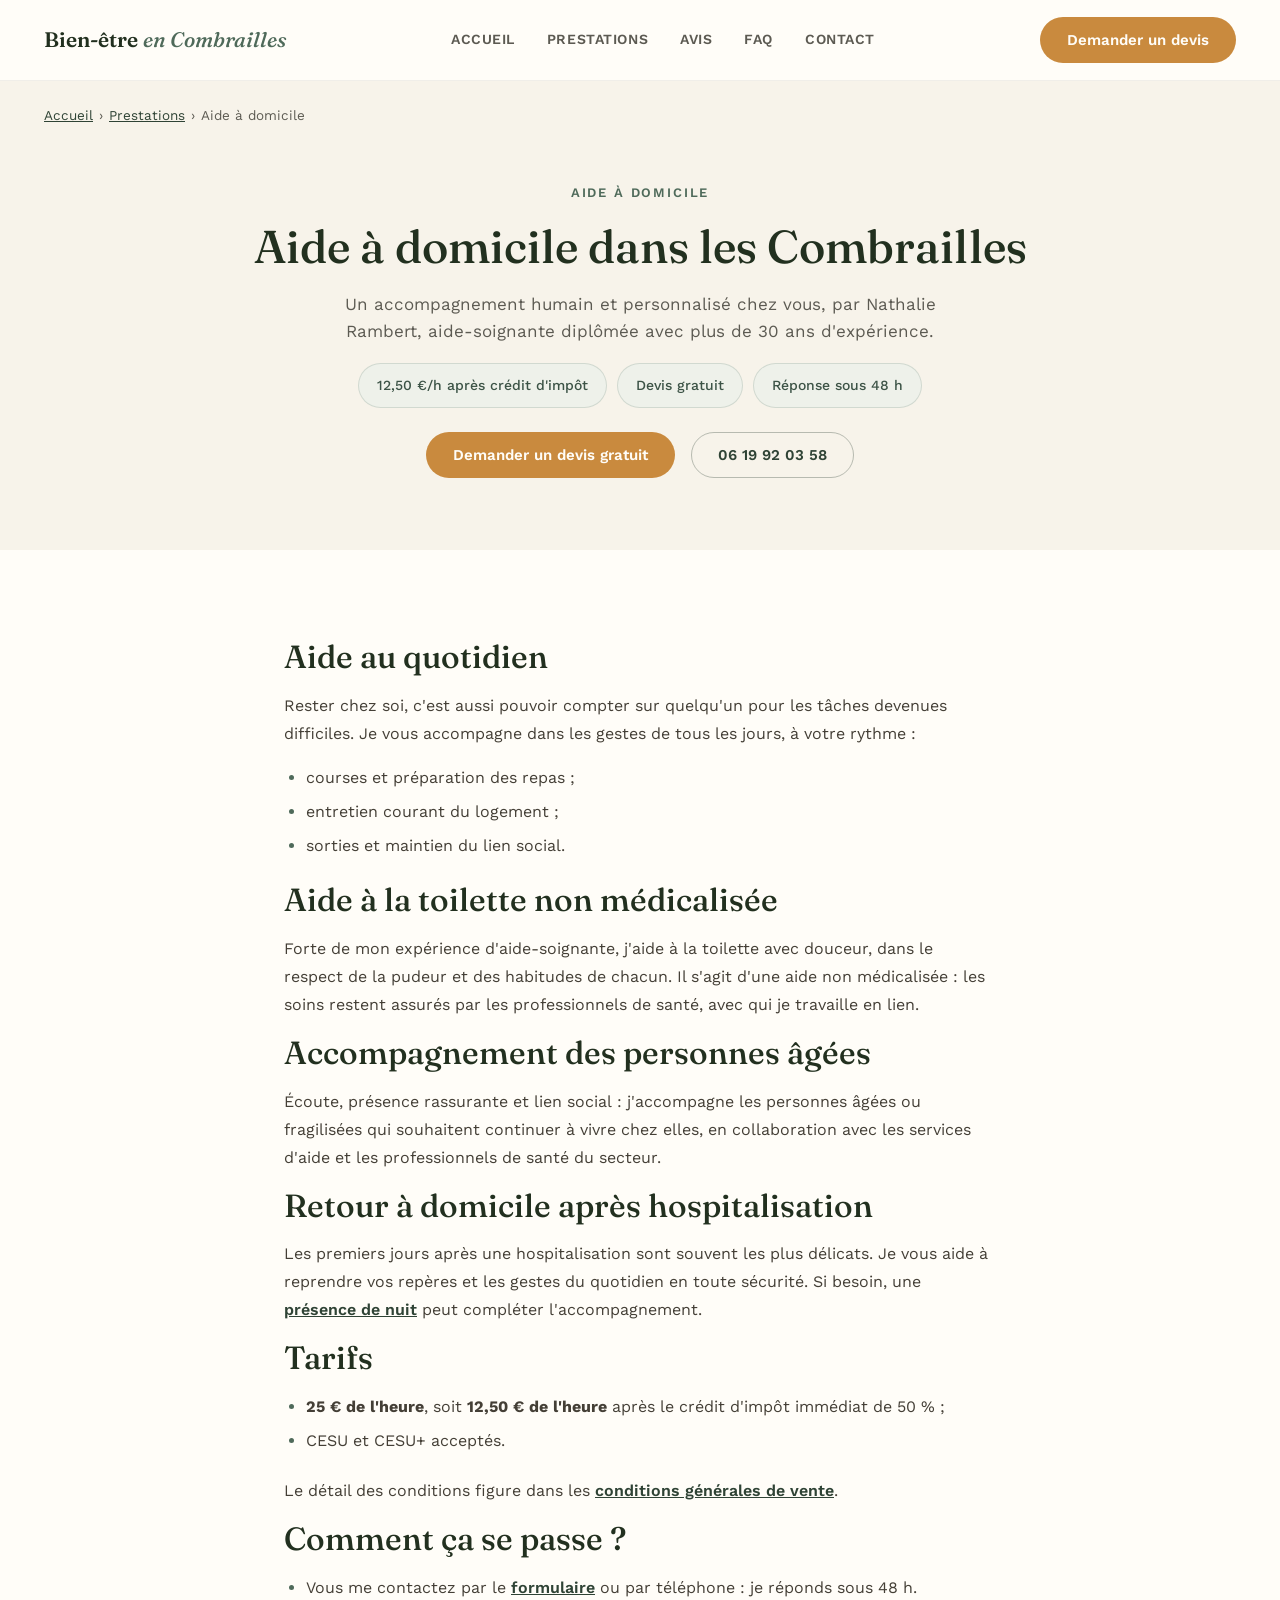
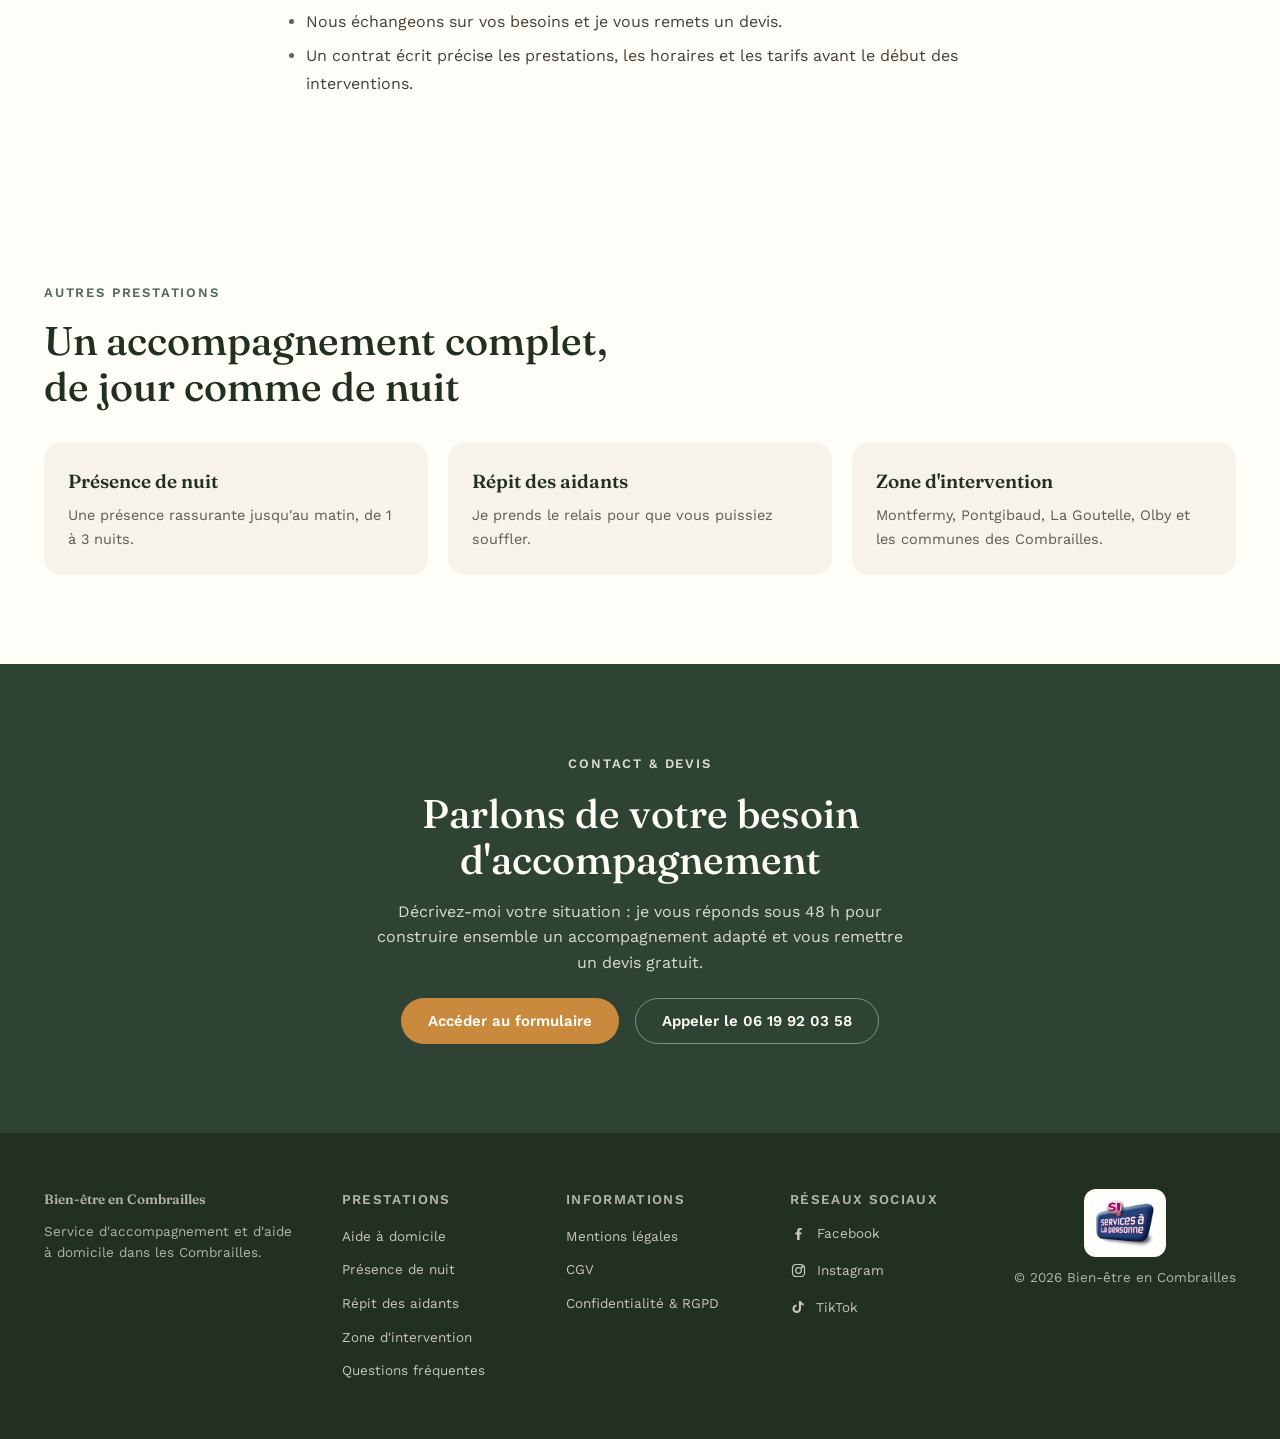
<file: aide-a-domicile.html>
<!doctype html>
<html lang="fr">
  <head>
    <!-- Google tag (gtag.js) -->
<script async src="https://www.googletagmanager.com/gtag/js?id=G-G05C7C3BSX"></script>
<script>
  window.dataLayer = window.dataLayer || [];
  function gtag(){dataLayer.push(arguments);}
  gtag('js', new Date());

  gtag('config', 'G-G05C7C3BSX');
</script>

    <meta charset="UTF-8" />
    <meta name="viewport" content="width=device-width, initial-scale=1.0" />
    <title>Aide à domicile dans les Combrailles (63) | Bien-être en Combrailles</title>
    <meta
      name="description"
      content="Aide au quotidien, toilette non médicalisée, accompagnement des personnes âgées et retour d'hospitalisation dans les Combrailles. 12,50 €/h après crédit d'impôt."
    />
    <meta
      name="keywords"
      content="aide à domicile Combrailles, aide au quotidien, aide à la toilette non médicalisée, accompagnement personnes âgées, retour à domicile après hospitalisation, auxiliaire de vie Puy-de-Dôme, services à la personne Montfermy"
    />
    <link rel="canonical" href="https://bienetreencombrailles.fr/aide-a-domicile.html" />
    <link rel="icon" href="favicon.ico" sizes="any" />
    <link rel="icon" type="image/png" sizes="96x96" href="images/favicon-96.png" />
    <link rel="apple-touch-icon" href="images/apple-touch-icon.png" />

    <meta property="og:type" content="website" />
    <meta property="og:locale" content="fr_FR" />
    <meta property="og:site_name" content="Bien-être en Combrailles" />
    <meta property="og:url" content="https://bienetreencombrailles.fr/aide-a-domicile.html" />
    <meta property="og:title" content="Aide à domicile dans les Combrailles (63) | Bien-être en Combrailles" />
    <meta property="og:description" content="Aide au quotidien, toilette non médicalisée, accompagnement des personnes âgées et retour d'hospitalisation dans les Combrailles. 12,50 €/h après crédit d'impôt." />
    <meta property="og:image" content="https://bienetreencombrailles.fr/images/og-bienetre-combrailles.jpg" />
    <meta name="twitter:card" content="summary_large_image" />

    <script type="application/ld+json">
      {
        "@context": "https://schema.org",
        "@type": "Service",
        "name": "Aide à domicile",
        "description": "Aide au quotidien, toilette non médicalisée, accompagnement des personnes âgées et retour d'hospitalisation dans les Combrailles. 12,50 €/h après crédit d'impôt.",
        "url": "https://bienetreencombrailles.fr/aide-a-domicile.html",
        "serviceType": "Aide à domicile",
        "provider": {
          "@id": "https://bienetreencombrailles.fr/#entreprise"
        },
        "areaServed": {
          "@type": "AdministrativeArea",
          "name": "Combrailles, Puy-de-Dôme"
        },
        "offers": [
          {
            "@type": "Offer",
            "name": "Aide à domicile",
            "priceSpecification": {
              "@type": "UnitPriceSpecification",
              "price": 25,
              "priceCurrency": "EUR",
              "unitText": "heure"
            }
          }
        ]
      }
    </script>

    <script type="application/ld+json">
      {
        "@context": "https://schema.org",
        "@type": "BreadcrumbList",
        "itemListElement": [
          {
            "@type": "ListItem",
            "position": 1,
            "name": "Accueil",
            "item": "https://bienetreencombrailles.fr/"
          },
          {
            "@type": "ListItem",
            "position": 2,
            "name": "Prestations",
            "item": "https://bienetreencombrailles.fr/#prestation"
          },
          {
            "@type": "ListItem",
            "position": 3,
            "name": "Aide à domicile",
            "item": "https://bienetreencombrailles.fr/aide-a-domicile.html"
          }
        ]
      }
    </script>

    <link
      rel="preload"
      href="fonts/work-sans-normal-latin.woff2"
      as="font"
      type="font/woff2"
      crossorigin
    />
    <link
      rel="preload"
      href="fonts/fraunces-normal-latin.woff2"
      as="font"
      type="font/woff2"
      crossorigin
    />
    <link rel="stylesheet" href="styles.css" />
  </head>
  <body>
    <!-- ============ EN-TÊTE ============ -->
    <header class="site-header">
      <div class="container header-inner">
        <a class="brand" href="index.html">
          Bien-être <em>en Combrailles</em>
        </a>

        <button
          id="nav-toggle"
          class="nav-toggle"
          aria-expanded="false"
          aria-controls="navbar"
          aria-label="Ouvrir le menu"
        >
          <span class="hamburger"></span>
        </button>

        <nav id="navbar" class="nav-links" aria-label="Navigation principale">
          <a href="index.html#accueil">Accueil</a>
          <a href="index.html#prestation">Prestations</a>
          <a href="index.html#avis">Avis</a>
          <a href="index.html#faq">FAQ</a>
          <a href="FORM.html">Contact</a>
        </nav>

        <a class="btn btn-primary header-cta" href="FORM.html"
          >Demander un devis</a
        >
      </div>
    </header>

    <main>
      <div class="container">
        <nav class="breadcrumb" aria-label="Fil d'Ariane">
          <ol>
            <li><a href="index.html">Accueil</a></li>
            <li><a href="index.html#prestation">Prestations</a></li>
            <li aria-current="page">Aide à domicile</li>
          </ol>
        </nav>
        <div class="service-hero">
          <p class="eyebrow">Aide à domicile</p>
          <h1>Aide à domicile dans les Combrailles</h1>
          <p class="lead">
            Un accompagnement humain et personnalisé chez vous, par Nathalie Rambert, aide-soignante diplômée avec plus de 30 ans d'expérience.
          </p>
          <ul class="tag-list">
            <li class="tag">12,50&nbsp;€/h après crédit d'impôt</li>
            <li class="tag">Devis gratuit</li>
            <li class="tag">Réponse sous 48&nbsp;h</li>
          </ul>
          <div class="about-actions">
            <a class="btn btn-primary" href="FORM.html">Demander un devis gratuit</a>
            <a class="btn btn-ghost" href="tel:+33619920358">06 19 92 03 58</a>
          </div>
        </div>
      </div>

      <section class="section section-light">
        <div class="container prose">
          <h2 id="quotidien">Aide au quotidien</h2>
          <p>
            Rester chez soi, c'est aussi pouvoir compter sur quelqu'un pour les
            tâches devenues difficiles. Je vous accompagne dans les gestes de
            tous les jours, à votre rythme :
          </p>
          <ul>
            <li>courses et préparation des repas&nbsp;;</li>
            <li>entretien courant du logement&nbsp;;</li>
            <li>sorties et maintien du lien social.</li>
          </ul>

          <h2 id="toilette">Aide à la toilette non médicalisée</h2>
          <p>
            Forte de mon expérience d'aide-soignante, j'aide à la toilette avec
            douceur, dans le respect de la pudeur et des habitudes de chacun.
            Il s'agit d'une aide non médicalisée&nbsp;: les soins restent
            assurés par les professionnels de santé, avec qui je travaille en
            lien.
          </p>

          <h2 id="personnes-agees">Accompagnement des personnes âgées</h2>
          <p>
            Écoute, présence rassurante et lien social&nbsp;: j'accompagne les
            personnes âgées ou fragilisées qui souhaitent continuer à vivre
            chez elles, en collaboration avec les services d'aide et les
            professionnels de santé du secteur.
          </p>

          <h2 id="hospitalisation">Retour à domicile après hospitalisation</h2>
          <p>
            Les premiers jours après une hospitalisation sont souvent les plus
            délicats. Je vous aide à reprendre vos repères et les gestes du
            quotidien en toute sécurité. Si besoin, une
            <a href="presence-de-nuit.html">présence de nuit</a> peut compléter
            l'accompagnement.
          </p>

          <h2>Tarifs</h2>
          <ul>
            <li><strong>25&nbsp;€ de l'heure</strong>, soit <strong>12,50&nbsp;€ de l'heure</strong> après le crédit d'impôt immédiat de 50&nbsp;%&nbsp;;</li>
            <li>CESU et CESU+ acceptés.</li>
          </ul>
          <p>
            Le détail des conditions figure dans les
            <a href="cgv.html">conditions générales de vente</a>.
          </p>

          <h2>Comment ça se passe&nbsp;?</h2>
          <ul>
            <li>Vous me contactez par le <a href="FORM.html">formulaire</a> ou par téléphone&nbsp;: je réponds sous 48&nbsp;h.</li>
            <li>Nous échangeons sur vos besoins et je vous remets un devis.</li>
            <li>Un contrat écrit précise les prestations, les horaires et les tarifs avant le début des interventions.</li>
          </ul>
        </div>
      </section>

      <section class="section section-light">
        <div class="container stack-32">
          <div class="section-head">
            <p class="eyebrow">Autres prestations</p>
            <h2>Un accompagnement complet, de jour comme de nuit</h2>
          </div>
          <div class="related">
            <a href="presence-de-nuit.html">
              <strong>Présence de nuit</strong>
              <span>Une présence rassurante jusqu'au matin, de 1 à 3 nuits.</span>
            </a>
            <a href="repit-des-aidants.html">
              <strong>Répit des aidants</strong>
              <span>Je prends le relais pour que vous puissiez souffler.</span>
            </a>
            <a href="index.html#zone">
              <strong>Zone d'intervention</strong>
              <span>Montfermy, Pontgibaud, La Goutelle, Olby et les communes des Combrailles.</span>
            </a>
          </div>
        </div>
      </section>

      <section class="section section-dark">
        <div class="container cta-band">
          <p class="eyebrow eyebrow-light">Contact &amp; devis</p>
          <h2>Parlons de votre besoin d'accompagnement</h2>
          <p>
            Décrivez-moi votre situation : je vous réponds sous 48&nbsp;h pour
            construire ensemble un accompagnement adapté et vous remettre un
            devis gratuit.
          </p>
          <div class="about-actions">
            <a class="btn btn-primary" href="FORM.html">Accéder au formulaire</a>
            <a class="btn btn-ghost" href="tel:+33619920358">Appeler le 06 19 92 03 58</a>
          </div>
        </div>
      </section>
    </main>

    <!-- ============ PIED DE PAGE ============ -->
    <footer class="site-footer">
      <div class="container footer-inner">
        <div>
          <p class="footer-title">Bien-être en Combrailles</p>
          <p>
            Service d'accompagnement et d'aide à domicile dans les Combrailles.
          </p>
        </div>

        <nav aria-label="Prestations">
          <p class="footer-heading">Prestations</p>
          <ul class="footer-list">
            <li><a href="aide-a-domicile.html">Aide à domicile</a></li>
            <li><a href="presence-de-nuit.html">Présence de nuit</a></li>
            <li><a href="repit-des-aidants.html">Répit des aidants</a></li>
            <li><a href="index.html#zone">Zone d'intervention</a></li>
            <li><a href="index.html#faq">Questions fréquentes</a></li>
          </ul>
        </nav>

        <nav aria-label="Informations légales">
          <p class="footer-heading">Informations</p>
          <ul class="footer-list">
            <li><a href="mentions-legales.html">Mentions légales</a></li>
            <li><a href="cgv.html">CGV</a></li>
            <li><a href="confidentialite.html">Confidentialité &amp; RGPD</a></li>
          </ul>
        </nav>

        <div>
          <p class="footer-heading">Réseaux sociaux</p>
          <ul class="social-links">
            <li>
              <a
                href="https://www.facebook.com/profile.php?id=100078286507994"
                target="_blank"
                rel="noopener noreferrer"
                aria-label="Facebook"
              >
                <svg
                  width="17"
                  height="17"
                  viewBox="0 0 24 24"
                  fill="currentColor"
                  aria-hidden="true"
                >
                  <path
                    d="M13.5 21v-7.5H16l.4-3H13.5V8.4c0-.87.24-1.46 1.5-1.46H16.5V4.35C16.2 4.31 15.2 4.2 14 4.2c-2.4 0-4 1.46-4 4.15V10.5H7.5v3H10V21h3.5z"
                  />
                </svg>
                Facebook
              </a>
            </li>
            <li>
              <a
                href="https://instagram.com/combrailleshypno63?igshid=NTc4MTIwNjQ2YQ=="
                target="_blank"
                rel="noopener noreferrer"
                aria-label="Instagram"
              >
                <svg
                  width="17"
                  height="17"
                  viewBox="0 0 24 24"
                  fill="none"
                  stroke="currentColor"
                  stroke-width="1.7"
                  aria-hidden="true"
                >
                  <rect x="3.5" y="3.5" width="17" height="17" rx="5" />
                  <circle cx="12" cy="12" r="4" />
                  <circle cx="17.2" cy="6.8" r="1" />
                </svg>
                Instagram
              </a>
            </li>
            <li>
              <a
                href="https://www.tiktok.com/@bienetrehypnose.c?_r=1&_t=ZN-98CFfZgF0R5"
                target="_blank"
                rel="noopener noreferrer"
                aria-label="TikTok"
              >
                <svg
                  width="16"
                  height="16"
                  viewBox="0 0 24 24"
                  fill="currentColor"
                  aria-hidden="true"
                >
                  <path
                    d="M16.5 3c.4 2.1 1.8 3.6 4 3.9v3c-1.5-.1-2.8-.6-4-1.5v6.2c0 3.5-2.8 6.4-6.4 6.4S3.7 18.1 3.7 14.6c0-3.4 2.6-6.2 6-6.4v3.1c-1.6.2-2.9 1.6-2.9 3.3 0 1.8 1.5 3.3 3.3 3.3s3.3-1.5 3.3-3.3V3h3.1z"
                  />
                </svg>
                TikTok
              </a>
            </li>
          </ul>
        </div>

        <div class="footer-right">
          <img
            src="images/logo-sap.webp"
            alt="Logo Services à la personne"
            class="logo-service-AP"
            width="81"
            height="68"
            loading="lazy"
          />
          <p class="footer-copy">
            &copy; <span id="year"></span> Bien-être en Combrailles
          </p>
        </div>
      </div>
    </footer>

    <script src="script.js" defer></script>
  </body>
</html>
</file>
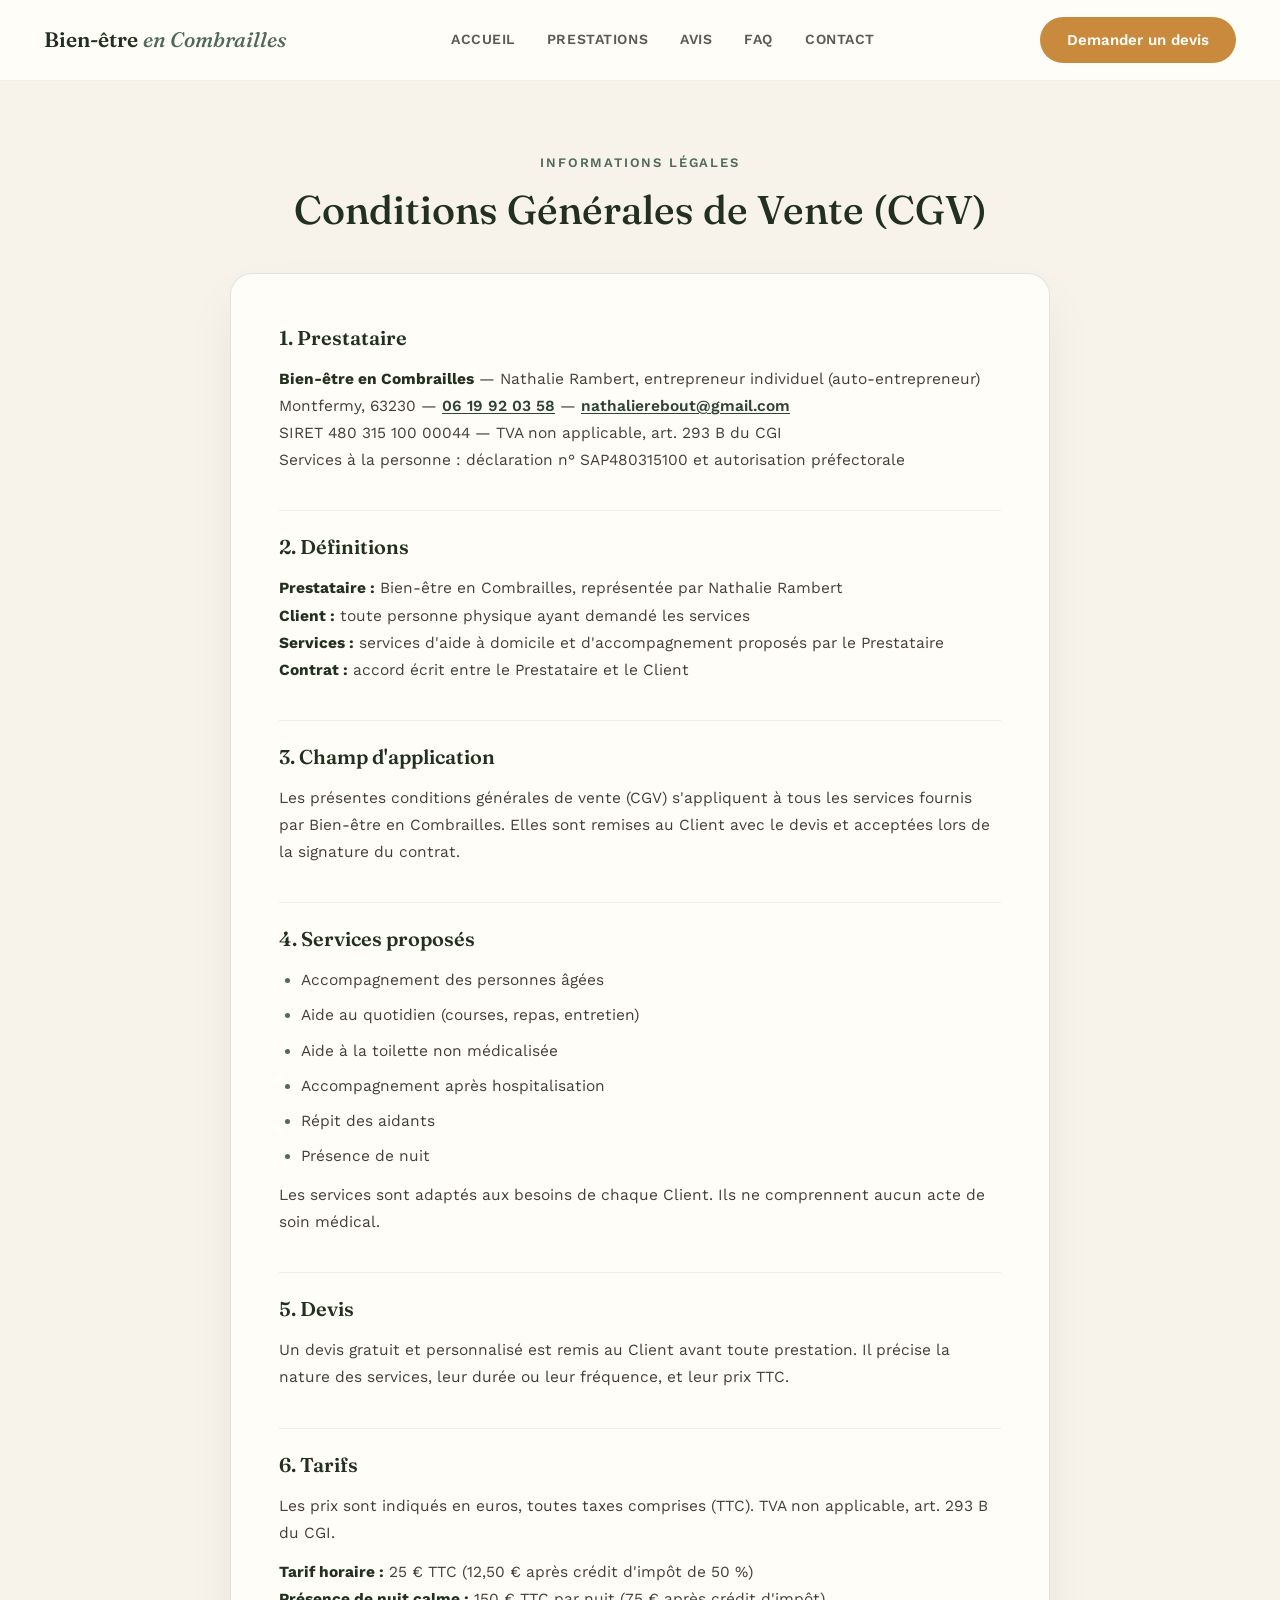
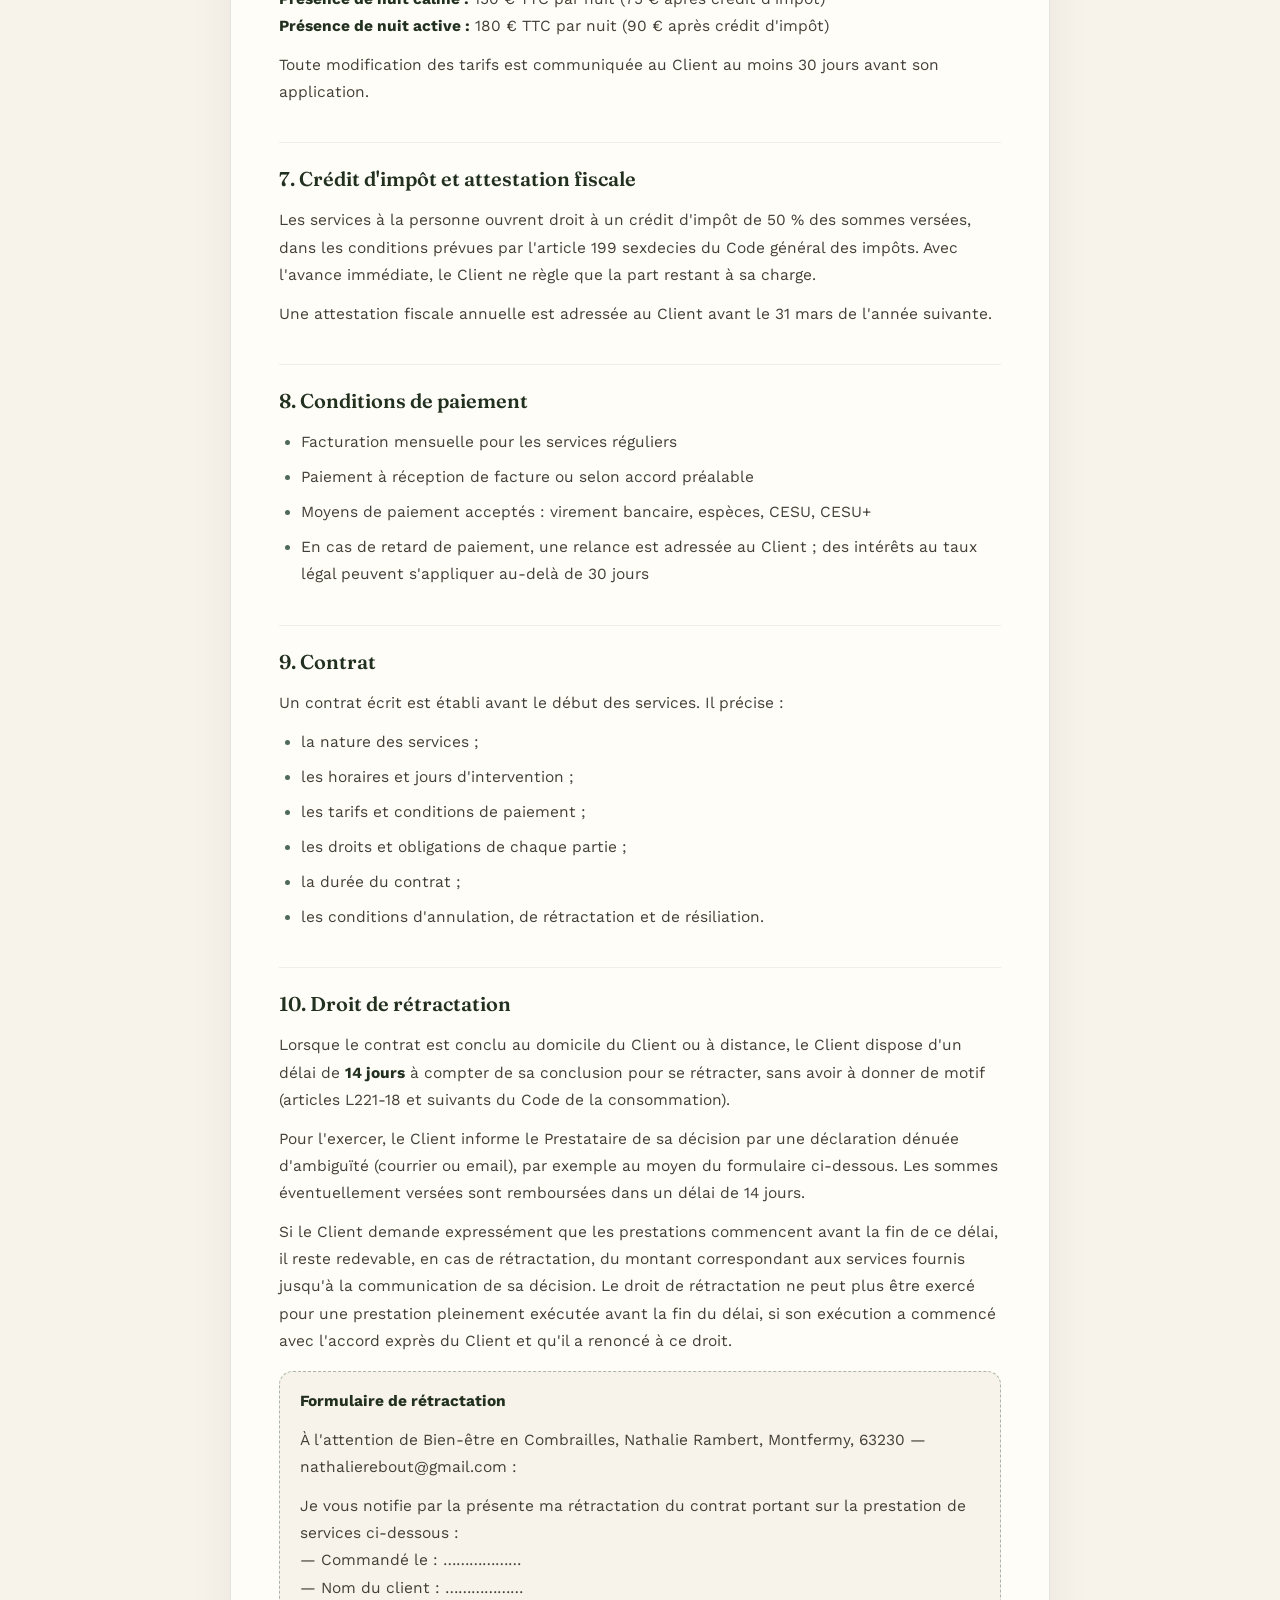
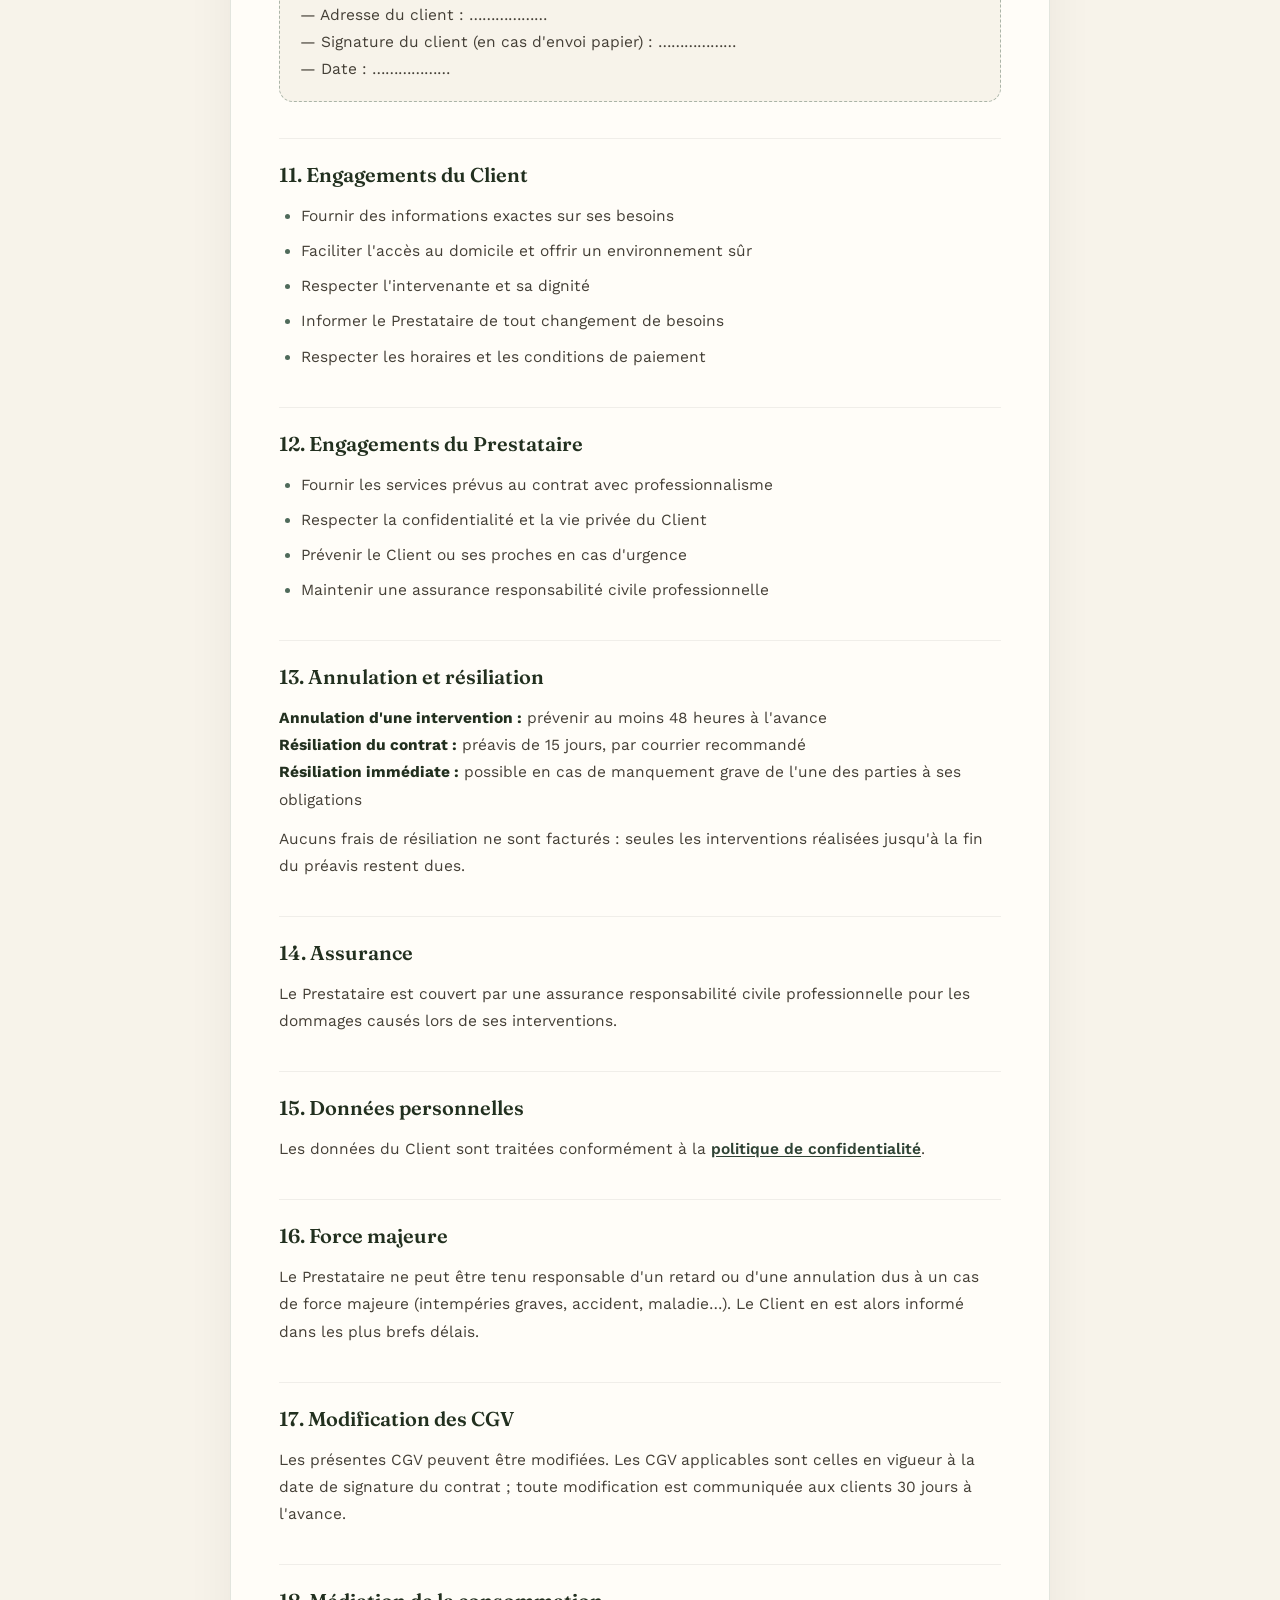
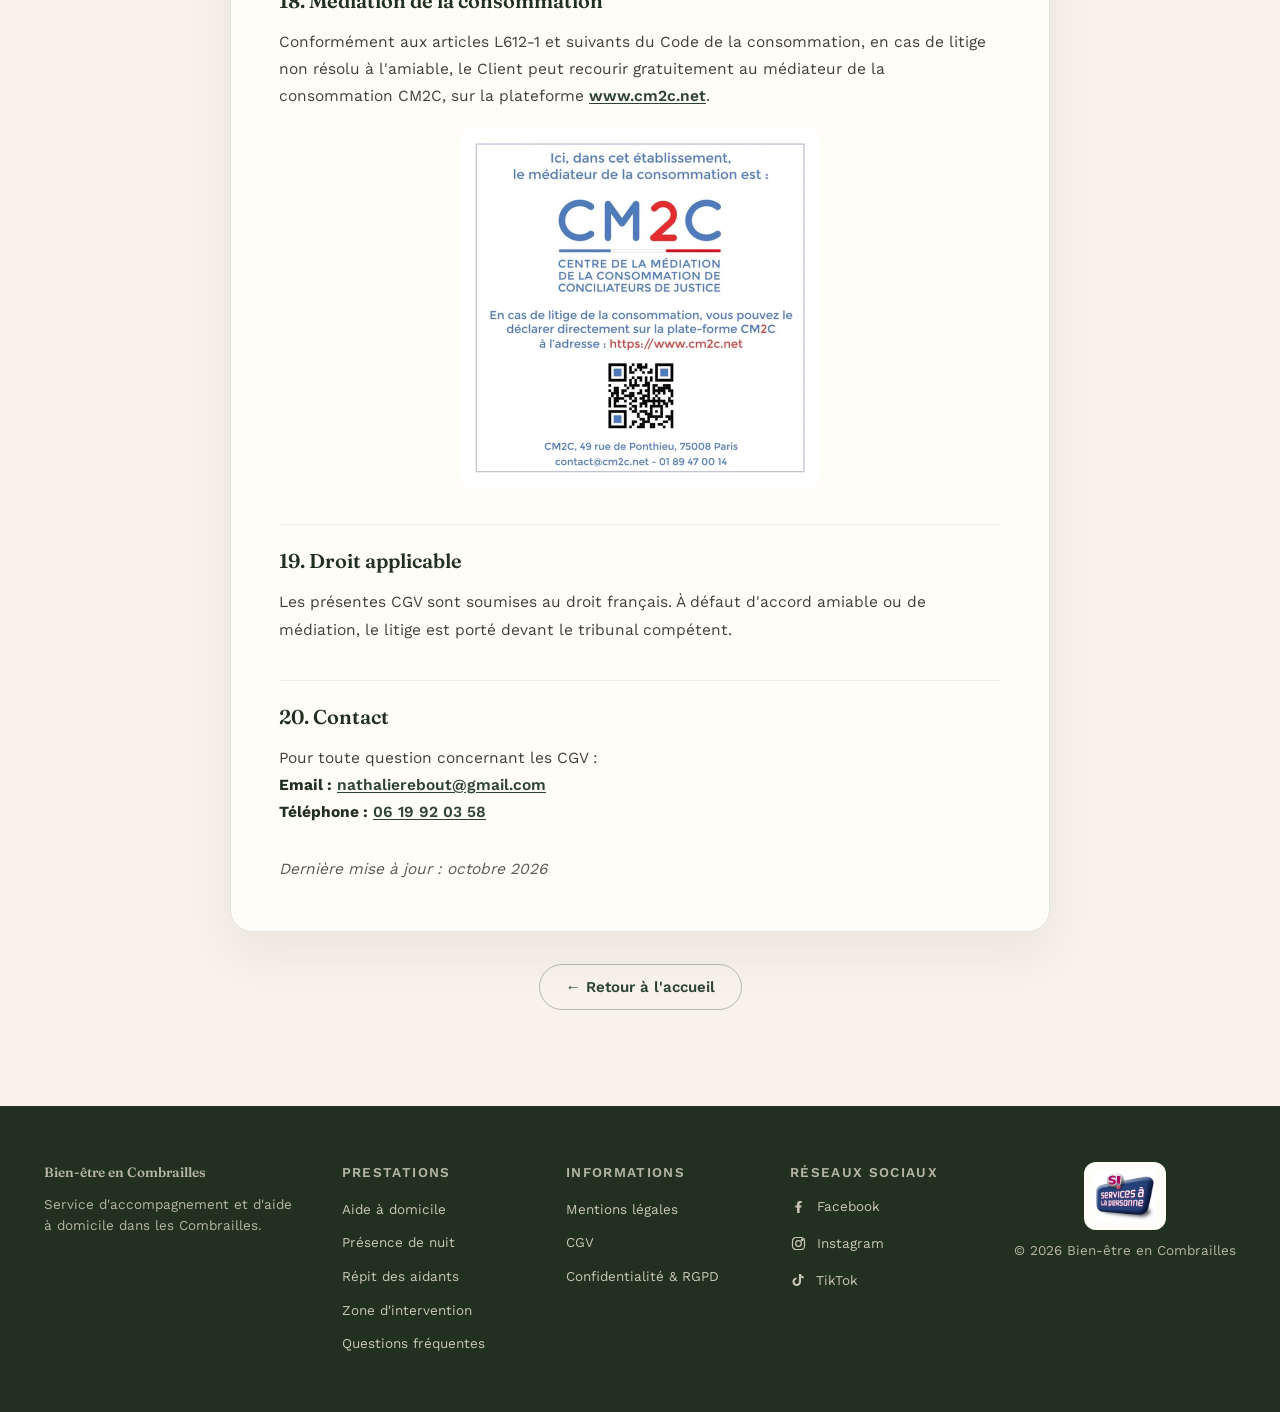
<file: cgv.html>
<!doctype html>
<html lang="fr">
  <head>
    <!-- Google tag (gtag.js) -->
<script async src="https://www.googletagmanager.com/gtag/js?id=G-G05C7C3BSX"></script>
<script>
  window.dataLayer = window.dataLayer || [];
  function gtag(){dataLayer.push(arguments);}
  gtag('js', new Date());

  gtag('config', 'G-G05C7C3BSX');
</script>

    <meta charset="UTF-8" />
    <meta name="viewport" content="width=device-width, initial-scale=1.0" />
    <title>CGV — Bien-être en Combrailles</title>
    <meta
      name="description"
      content="Conditions générales de vente de Bien-être en Combrailles : tarifs, paiement, annulation et médiation pour l'aide à domicile dans les Combrailles."
    />
    <link rel="canonical" href="https://bienetreencombrailles.fr/cgv.html" />
    <link rel="icon" href="favicon.ico" sizes="any" />
    <link rel="icon" type="image/png" sizes="96x96" href="images/favicon-96.png" />
    <link rel="apple-touch-icon" href="images/apple-touch-icon.png" />

    <meta property="og:type" content="website" />
    <meta property="og:locale" content="fr_FR" />
    <meta property="og:site_name" content="Bien-être en Combrailles" />
    <meta property="og:url" content="https://bienetreencombrailles.fr/cgv.html" />
    <meta property="og:title" content="CGV — Bien-être en Combrailles" />
    <meta property="og:description" content="Conditions générales de vente de Bien-être en Combrailles : tarifs, paiement, annulation et médiation pour l'aide à domicile dans les Combrailles." />
    <meta property="og:image" content="https://bienetreencombrailles.fr/images/og-bienetre-combrailles.jpg" />

    <link
      rel="preload"
      href="fonts/work-sans-normal-latin.woff2"
      as="font"
      type="font/woff2"
      crossorigin
    />
    <link
      rel="preload"
      href="fonts/fraunces-normal-latin.woff2"
      as="font"
      type="font/woff2"
      crossorigin
    />
    <link rel="stylesheet" href="styles.css" />
  </head>
  <body>
    <!-- ============ EN-TÊTE ============ -->
    <header class="site-header">
      <div class="container header-inner">
        <a class="brand" href="index.html">
          Bien-être <em>en Combrailles</em>
        </a>

        <button
          id="nav-toggle"
          class="nav-toggle"
          aria-expanded="false"
          aria-controls="navbar"
          aria-label="Ouvrir le menu"
        >
          <span class="hamburger"></span>
        </button>

        <nav id="navbar" class="nav-links" aria-label="Navigation principale">
          <a href="index.html#accueil">Accueil</a>
          <a href="index.html#prestation">Prestations</a>
          <a href="index.html#avis">Avis</a>
          <a href="index.html#faq">FAQ</a>
          <a href="FORM.html">Contact</a>
        </nav>

        <a class="btn btn-primary header-cta" href="FORM.html"
          >Demander un devis</a
        >
      </div>
    </header>

    <main class="container legal-page">
      <div class="legal-head">
        <p class="eyebrow">Informations légales</p>
        <h1>Conditions Générales de Vente (CGV)</h1>
      </div>

      <div class="legal-content">
        <h3>1. Prestataire</h3>
        <p>
          <strong>Bien-être en Combrailles</strong> — Nathalie Rambert,
          entrepreneur individuel (auto-entrepreneur)<br />
          Montfermy, 63230 —
          <a href="tel:+33619920358">06 19 92 03 58</a> —
          <a href="mailto:nathalierebout@gmail.com">nathalierebout@gmail.com</a
          ><br />
          SIRET 480 315 100 00044 — TVA non applicable, art. 293 B du CGI<br />
          Services à la personne : déclaration n° SAP480315100 et autorisation
          préfectorale
        </p>

        <h3>2. Définitions</h3>
        <p>
          <strong>Prestataire :</strong> Bien-être en Combrailles, représentée
          par Nathalie Rambert<br />
          <strong>Client :</strong> toute personne physique ayant demandé les
          services<br />
          <strong>Services :</strong> services d'aide à domicile et
          d'accompagnement proposés par le Prestataire<br />
          <strong>Contrat :</strong> accord écrit entre le Prestataire et le
          Client
        </p>

        <h3>3. Champ d'application</h3>
        <p>
          Les présentes conditions générales de vente (CGV) s'appliquent à
          tous les services fournis par Bien-être en Combrailles. Elles sont
          remises au Client avec le devis et acceptées lors de la signature du
          contrat.
        </p>

        <h3>4. Services proposés</h3>
        <ul>
          <li>Accompagnement des personnes âgées</li>
          <li>Aide au quotidien (courses, repas, entretien)</li>
          <li>Aide à la toilette non médicalisée</li>
          <li>Accompagnement après hospitalisation</li>
          <li>Répit des aidants</li>
          <li>Présence de nuit</li>
        </ul>
        <p>
          Les services sont adaptés aux besoins de chaque Client. Ils ne
          comprennent aucun acte de soin médical.
        </p>

        <h3>5. Devis</h3>
        <p>
          Un devis gratuit et personnalisé est remis au Client avant toute
          prestation. Il précise la nature des services, leur durée ou leur
          fréquence, et leur prix TTC.
        </p>

        <h3>6. Tarifs</h3>
        <p>
          Les prix sont indiqués en euros, toutes taxes comprises (TTC). TVA
          non applicable, art. 293 B du CGI.
        </p>
        <p>
          <strong>Tarif horaire :</strong> 25 € TTC (12,50 € après crédit
          d'impôt de 50 %)<br />
          <strong>Présence de nuit calme :</strong> 150 € TTC par nuit (75 €
          après crédit d'impôt)<br />
          <strong>Présence de nuit active :</strong> 180 € TTC par nuit (90 €
          après crédit d'impôt)
        </p>
        <p>
          Toute modification des tarifs est communiquée au Client au moins 30
          jours avant son application.
        </p>

        <h3>7. Crédit d'impôt et attestation fiscale</h3>
        <p>
          Les services à la personne ouvrent droit à un crédit d'impôt de 50 %
          des sommes versées, dans les conditions prévues par
          l'article 199 sexdecies du Code général des impôts. Avec l'avance
          immédiate, le Client ne règle que la part restant à sa charge.
        </p>
        <p>
          Une attestation fiscale annuelle est adressée au Client avant le 31
          mars de l'année suivante.
        </p>

        <h3>8. Conditions de paiement</h3>
        <ul>
          <li>Facturation mensuelle pour les services réguliers</li>
          <li>Paiement à réception de facture ou selon accord préalable</li>
          <li>Moyens de paiement acceptés : virement bancaire, espèces, CESU, CESU+</li>
          <li>
            En cas de retard de paiement, une relance est adressée au Client ;
            des intérêts au taux légal peuvent s'appliquer au-delà de 30 jours
          </li>
        </ul>

        <h3>9. Contrat</h3>
        <p>Un contrat écrit est établi avant le début des services. Il précise :</p>
        <ul>
          <li>la nature des services ;</li>
          <li>les horaires et jours d'intervention ;</li>
          <li>les tarifs et conditions de paiement ;</li>
          <li>les droits et obligations de chaque partie ;</li>
          <li>la durée du contrat ;</li>
          <li>les conditions d'annulation, de rétractation et de résiliation.</li>
        </ul>

        <h3 id="retractation">10. Droit de rétractation</h3>
        <p>
          Lorsque le contrat est conclu au domicile du Client ou à distance, le
          Client dispose d'un délai de <strong>14 jours</strong> à compter de
          sa conclusion pour se rétracter, sans avoir à donner de motif
          (articles L221-18 et suivants du Code de la consommation).
        </p>
        <p>
          Pour l'exercer, le Client informe le Prestataire de sa décision par
          une déclaration dénuée d'ambiguïté (courrier ou email), par exemple
          au moyen du formulaire ci-dessous. Les sommes éventuellement versées
          sont remboursées dans un délai de 14 jours.
        </p>
        <p>
          Si le Client demande expressément que les prestations commencent
          avant la fin de ce délai, il reste redevable, en cas de rétractation,
          du montant correspondant aux services fournis jusqu'à la
          communication de sa décision. Le droit de rétractation ne peut plus
          être exercé pour une prestation pleinement exécutée avant la fin du
          délai, si son exécution a commencé avec l'accord exprès du Client et
          qu'il a renoncé à ce droit.
        </p>

        <div class="legal-box">
          <p><strong>Formulaire de rétractation</strong></p>
          <p>
            À l'attention de Bien-être en Combrailles, Nathalie Rambert,
            Montfermy, 63230 — nathalierebout@gmail.com :
          </p>
          <p>
            Je vous notifie par la présente ma rétractation du contrat portant
            sur la prestation de services ci-dessous :<br />
            — Commandé le : ………………<br />
            — Nom du client : ………………<br />
            — Adresse du client : ………………<br />
            — Signature du client (en cas d'envoi papier) : ………………<br />
            — Date : ………………
          </p>
        </div>

        <h3>11. Engagements du Client</h3>
        <ul>
          <li>Fournir des informations exactes sur ses besoins</li>
          <li>Faciliter l'accès au domicile et offrir un environnement sûr</li>
          <li>Respecter l'intervenante et sa dignité</li>
          <li>Informer le Prestataire de tout changement de besoins</li>
          <li>Respecter les horaires et les conditions de paiement</li>
        </ul>

        <h3>12. Engagements du Prestataire</h3>
        <ul>
          <li>Fournir les services prévus au contrat avec professionnalisme</li>
          <li>Respecter la confidentialité et la vie privée du Client</li>
          <li>Prévenir le Client ou ses proches en cas d'urgence</li>
          <li>Maintenir une assurance responsabilité civile professionnelle</li>
        </ul>

        <h3>13. Annulation et résiliation</h3>
        <p>
          <strong>Annulation d'une intervention :</strong> prévenir au moins
          48 heures à l'avance<br />
          <strong>Résiliation du contrat :</strong> préavis de 15 jours, par
          courrier recommandé<br />
          <strong>Résiliation immédiate :</strong> possible en cas de
          manquement grave de l'une des parties à ses obligations
        </p>
        <p>
          Aucuns frais de résiliation ne sont facturés : seules les
          interventions réalisées jusqu'à la fin du préavis restent dues.
        </p>

        <h3>14. Assurance</h3>
        <p>
          Le Prestataire est couvert par une assurance responsabilité civile
          professionnelle pour les dommages causés lors de ses interventions.
        </p>

        <h3>15. Données personnelles</h3>
        <p>
          Les données du Client sont traitées conformément à la
          <a href="confidentialite.html">politique de confidentialité</a>.
        </p>

        <h3>16. Force majeure</h3>
        <p>
          Le Prestataire ne peut être tenu responsable d'un retard ou d'une
          annulation dus à un cas de force majeure (intempéries graves,
          accident, maladie…). Le Client en est alors informé dans les plus
          brefs délais.
        </p>

        <h3>17. Modification des CGV</h3>
        <p>
          Les présentes CGV peuvent être modifiées. Les CGV applicables sont
          celles en vigueur à la date de signature du contrat ; toute
          modification est communiquée aux clients 30 jours à l'avance.
        </p>

        <h3 id="mediation">18. Médiation de la consommation</h3>
        <p>
          Conformément aux articles L612-1 et suivants du Code de la
          consommation, en cas de litige non résolu à l'amiable, le Client
          peut recourir gratuitement au médiateur de la consommation CM2C, sur
          la plateforme
          <a
            href="https://www.cm2c.net"
            target="_blank"
            rel="noopener noreferrer"
            >www.cm2c.net</a
          >.
        </p>
        <img
          src="images/cm2c.webp"
          width="720"
          height="720"
          alt="Médiateur de la consommation : CM2C, Centre de la Médiation de la Consommation de Conciliateurs de Justice, 49 rue de Ponthieu, 75008 Paris – contact@cm2c.net – 01 89 47 00 14 – www.cm2c.net"
          class="legal-img"
          loading="lazy"
        />

        <h3>19. Droit applicable</h3>
        <p>
          Les présentes CGV sont soumises au droit français. À défaut d'accord
          amiable ou de médiation, le litige est porté devant le tribunal
          compétent.
        </p>

        <h3>20. Contact</h3>
        <p>
          Pour toute question concernant les CGV :<br />
          <strong>Email :</strong>
          <a href="mailto:nathalierebout@gmail.com">nathalierebout@gmail.com</a
          ><br />
          <strong>Téléphone :</strong>
          <a href="tel:+33619920358">06 19 92 03 58</a>
        </p>

        <p class="legal-update">Dernière mise à jour : octobre 2026</p>
      </div>

      <div class="back-home">
        <a href="index.html" class="btn btn-ghost">← Retour à l'accueil</a>
      </div>
    </main>

    <!-- ============ PIED DE PAGE ============ -->
    <footer class="site-footer">
      <div class="container footer-inner">
        <div>
          <p class="footer-title">Bien-être en Combrailles</p>
          <p>
            Service d'accompagnement et d'aide à domicile dans les Combrailles.
          </p>
        </div>

        <nav aria-label="Prestations">
          <p class="footer-heading">Prestations</p>
          <ul class="footer-list">
            <li><a href="aide-a-domicile.html">Aide à domicile</a></li>
            <li><a href="presence-de-nuit.html">Présence de nuit</a></li>
            <li><a href="repit-des-aidants.html">Répit des aidants</a></li>
            <li><a href="index.html#zone">Zone d'intervention</a></li>
            <li><a href="index.html#faq">Questions fréquentes</a></li>
          </ul>
        </nav>

        <nav aria-label="Informations légales">
          <p class="footer-heading">Informations</p>
          <ul class="footer-list">
            <li><a href="mentions-legales.html">Mentions légales</a></li>
            <li><a href="cgv.html">CGV</a></li>
            <li><a href="confidentialite.html">Confidentialité &amp; RGPD</a></li>
          </ul>
        </nav>

        <div>
          <p class="footer-heading">Réseaux sociaux</p>
          <ul class="social-links">
            <li>
              <a
                href="https://www.facebook.com/profile.php?id=100078286507994"
                target="_blank"
                rel="noopener noreferrer"
                aria-label="Facebook"
              >
                <svg
                  width="17"
                  height="17"
                  viewBox="0 0 24 24"
                  fill="currentColor"
                  aria-hidden="true"
                >
                  <path
                    d="M13.5 21v-7.5H16l.4-3H13.5V8.4c0-.87.24-1.46 1.5-1.46H16.5V4.35C16.2 4.31 15.2 4.2 14 4.2c-2.4 0-4 1.46-4 4.15V10.5H7.5v3H10V21h3.5z"
                  />
                </svg>
                Facebook
              </a>
            </li>
            <li>
              <a
                href="https://instagram.com/combrailleshypno63?igshid=NTc4MTIwNjQ2YQ=="
                target="_blank"
                rel="noopener noreferrer"
                aria-label="Instagram"
              >
                <svg
                  width="17"
                  height="17"
                  viewBox="0 0 24 24"
                  fill="none"
                  stroke="currentColor"
                  stroke-width="1.7"
                  aria-hidden="true"
                >
                  <rect x="3.5" y="3.5" width="17" height="17" rx="5" />
                  <circle cx="12" cy="12" r="4" />
                  <circle cx="17.2" cy="6.8" r="1" />
                </svg>
                Instagram
              </a>
            </li>
            <li>
              <a
                href="https://www.tiktok.com/@bienetrehypnose.c?_r=1&_t=ZN-98CFfZgF0R5"
                target="_blank"
                rel="noopener noreferrer"
                aria-label="TikTok"
              >
                <svg
                  width="16"
                  height="16"
                  viewBox="0 0 24 24"
                  fill="currentColor"
                  aria-hidden="true"
                >
                  <path
                    d="M16.5 3c.4 2.1 1.8 3.6 4 3.9v3c-1.5-.1-2.8-.6-4-1.5v6.2c0 3.5-2.8 6.4-6.4 6.4S3.7 18.1 3.7 14.6c0-3.4 2.6-6.2 6-6.4v3.1c-1.6.2-2.9 1.6-2.9 3.3 0 1.8 1.5 3.3 3.3 3.3s3.3-1.5 3.3-3.3V3h3.1z"
                  />
                </svg>
                TikTok
              </a>
            </li>
          </ul>
        </div>

        <div class="footer-right">
          <img
            src="images/logo-sap.webp"
            alt="Logo Services à la personne"
            class="logo-service-AP"
            width="81"
            height="68"
            loading="lazy"
          />
          <p class="footer-copy">
            &copy; <span id="year"></span> Bien-être en Combrailles
          </p>
        </div>
      </div>
    </footer>

    <script src="script.js" defer></script>
  </body>
</html>
</file>
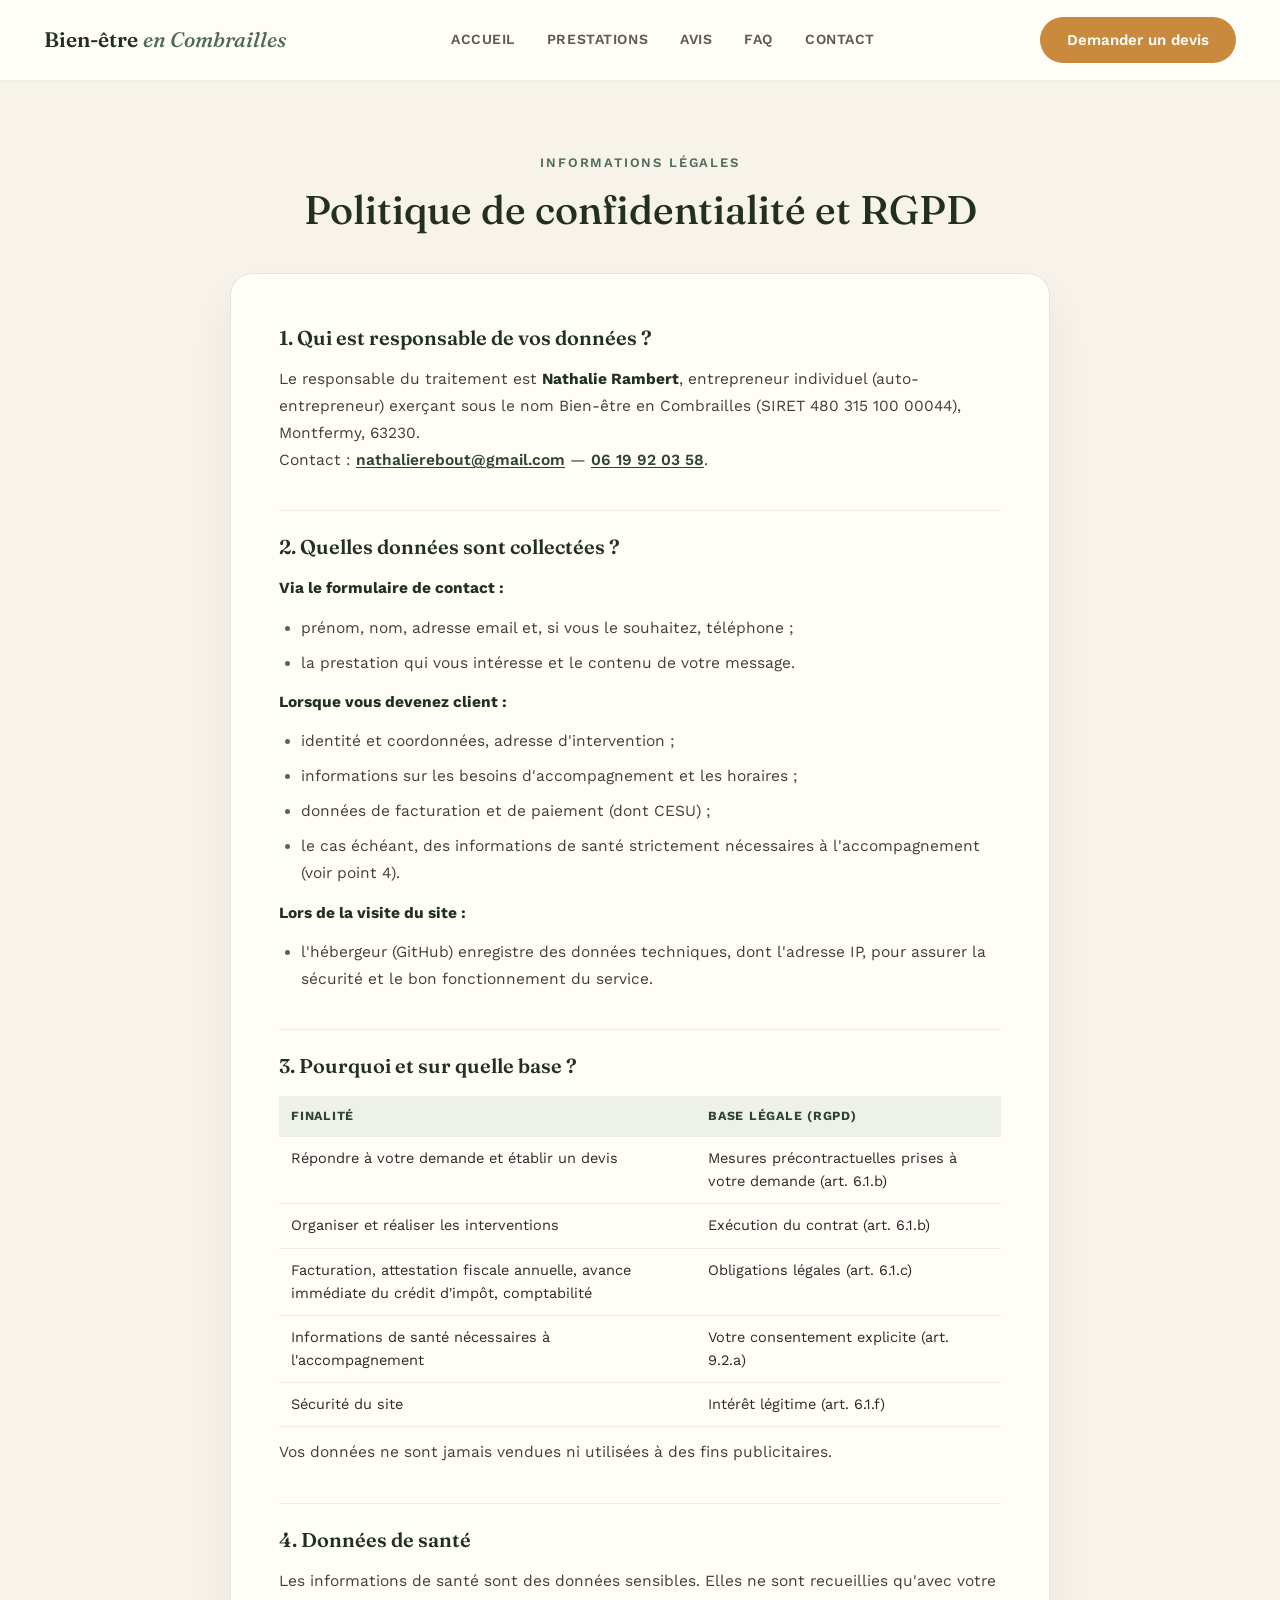
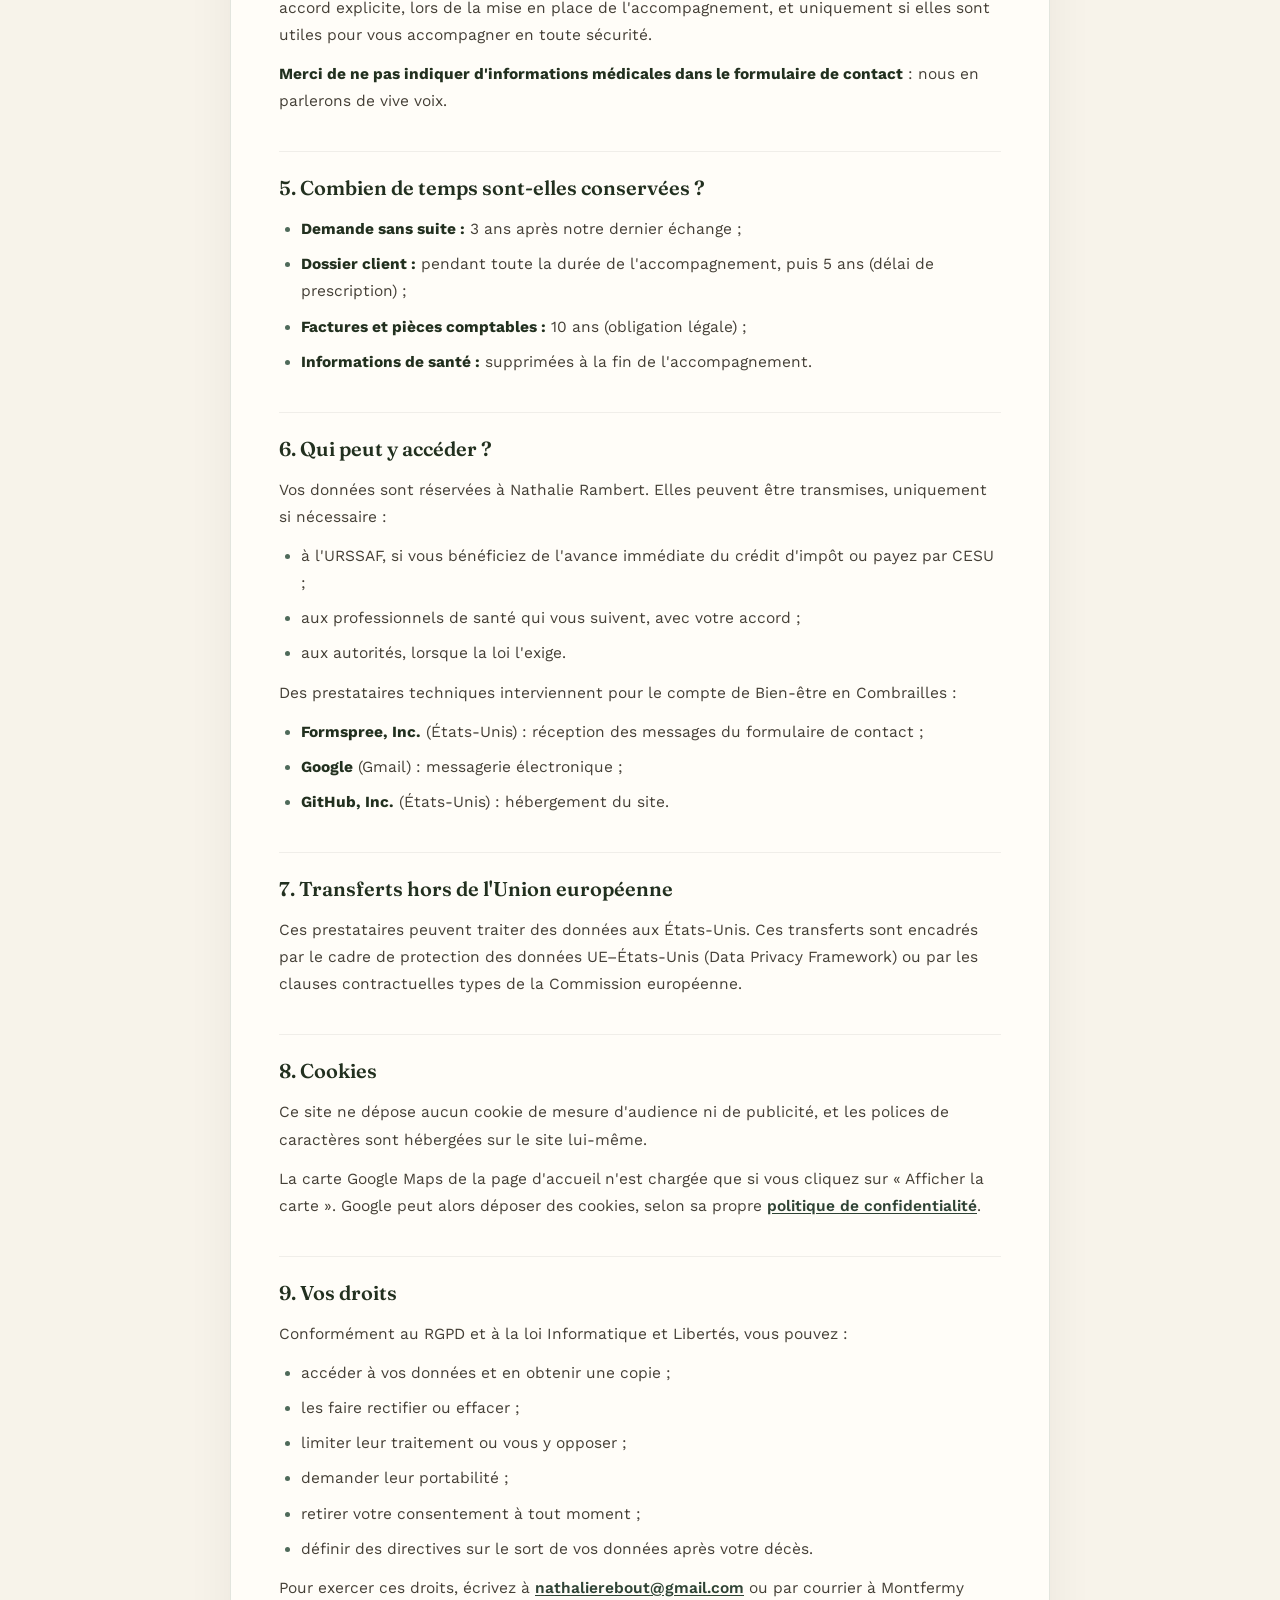
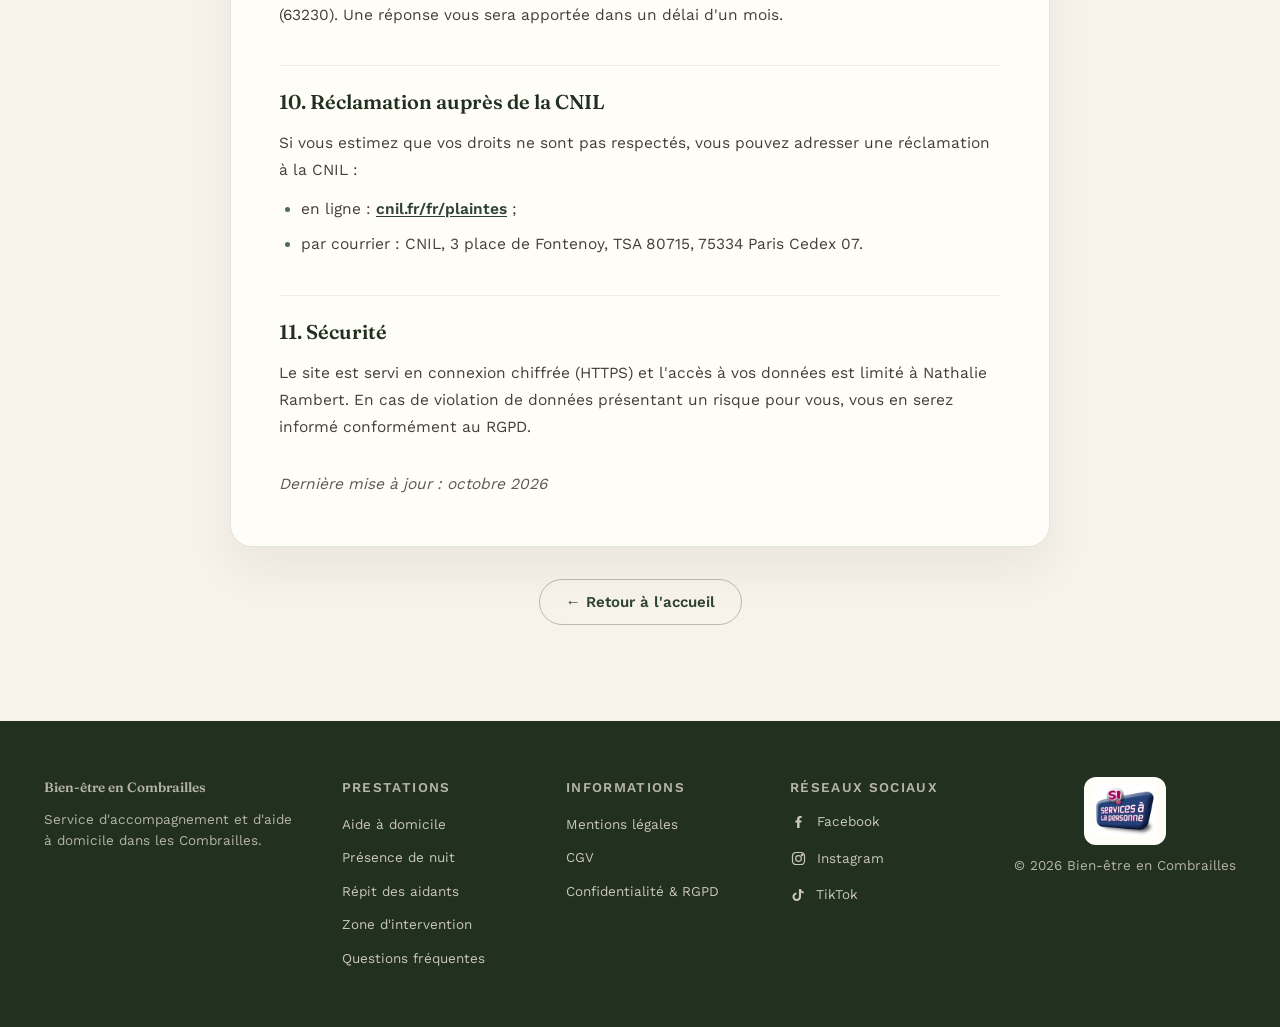
<file: confidentialite.html>
<!doctype html>
<html lang="fr">
  <head>
    <!-- Google tag (gtag.js) -->
<script async src="https://www.googletagmanager.com/gtag/js?id=G-G05C7C3BSX"></script>
<script>
  window.dataLayer = window.dataLayer || [];
  function gtag(){dataLayer.push(arguments);}
  gtag('js', new Date());

  gtag('config', 'G-G05C7C3BSX');
</script>

    <meta charset="UTF-8" />
    <meta name="viewport" content="width=device-width, initial-scale=1.0" />
    <title>Confidentialité et RGPD — Bien-être en Combrailles</title>
    <meta
      name="description"
      content="Politique de confidentialité et RGPD de Bien-être en Combrailles : données collectées, finalités, durées de conservation, cookies et vos droits."
    />
    <link rel="canonical" href="https://bienetreencombrailles.fr/confidentialite.html" />
    <link rel="icon" href="favicon.ico" sizes="any" />
    <link rel="icon" type="image/png" sizes="96x96" href="images/favicon-96.png" />
    <link rel="apple-touch-icon" href="images/apple-touch-icon.png" />

    <meta property="og:type" content="website" />
    <meta property="og:locale" content="fr_FR" />
    <meta property="og:site_name" content="Bien-être en Combrailles" />
    <meta property="og:url" content="https://bienetreencombrailles.fr/confidentialite.html" />
    <meta property="og:title" content="Confidentialité et RGPD — Bien-être en Combrailles" />
    <meta property="og:description" content="Politique de confidentialité et RGPD de Bien-être en Combrailles : données collectées, finalités, durées de conservation, cookies et vos droits." />
    <meta property="og:image" content="https://bienetreencombrailles.fr/images/og-bienetre-combrailles.jpg" />

    <link
      rel="preload"
      href="fonts/work-sans-normal-latin.woff2"
      as="font"
      type="font/woff2"
      crossorigin
    />
    <link
      rel="preload"
      href="fonts/fraunces-normal-latin.woff2"
      as="font"
      type="font/woff2"
      crossorigin
    />
    <link rel="stylesheet" href="styles.css" />
  </head>
  <body>
    <!-- ============ EN-TÊTE ============ -->
    <header class="site-header">
      <div class="container header-inner">
        <a class="brand" href="index.html">
          Bien-être <em>en Combrailles</em>
        </a>

        <button
          id="nav-toggle"
          class="nav-toggle"
          aria-expanded="false"
          aria-controls="navbar"
          aria-label="Ouvrir le menu"
        >
          <span class="hamburger"></span>
        </button>

        <nav id="navbar" class="nav-links" aria-label="Navigation principale">
          <a href="index.html#accueil">Accueil</a>
          <a href="index.html#prestation">Prestations</a>
          <a href="index.html#avis">Avis</a>
          <a href="index.html#faq">FAQ</a>
          <a href="FORM.html">Contact</a>
        </nav>

        <a class="btn btn-primary header-cta" href="FORM.html"
          >Demander un devis</a
        >
      </div>
    </header>

    <main class="container legal-page">
      <div class="legal-head">
        <p class="eyebrow">Informations légales</p>
        <h1>Politique de confidentialité et RGPD</h1>
      </div>

      <div class="legal-content">
        <h3>1. Qui est responsable de vos données ?</h3>
        <p>
          Le responsable du traitement est <strong>Nathalie Rambert</strong>,
          entrepreneur individuel (auto-entrepreneur) exerçant sous le nom Bien-être
          en Combrailles
          (SIRET 480 315 100 00044), Montfermy, 63230.<br />
          Contact :
          <a href="mailto:nathalierebout@gmail.com">nathalierebout@gmail.com</a>
          — <a href="tel:+33619920358">06 19 92 03 58</a>.
        </p>

        <h3>2. Quelles données sont collectées ?</h3>
        <p><strong>Via le formulaire de contact :</strong></p>
        <ul>
          <li>prénom, nom, adresse email et, si vous le souhaitez, téléphone ;</li>
          <li>la prestation qui vous intéresse et le contenu de votre message.</li>
        </ul>
        <p><strong>Lorsque vous devenez client :</strong></p>
        <ul>
          <li>identité et coordonnées, adresse d'intervention ;</li>
          <li>informations sur les besoins d'accompagnement et les horaires ;</li>
          <li>données de facturation et de paiement (dont CESU) ;</li>
          <li>
            le cas échéant, des informations de santé strictement nécessaires à
            l'accompagnement (voir point 4).
          </li>
        </ul>
        <p><strong>Lors de la visite du site :</strong></p>
        <ul>
          <li>
            l'hébergeur (GitHub) enregistre des données techniques, dont
            l'adresse IP, pour assurer la sécurité et le bon fonctionnement du
            service.
          </li>
        </ul>

        <h3>3. Pourquoi et sur quelle base ?</h3>
        <table>
          <thead>
            <tr>
              <th>Finalité</th>
              <th>Base légale (RGPD)</th>
            </tr>
          </thead>
          <tbody>
            <tr>
              <td>Répondre à votre demande et établir un devis</td>
              <td>Mesures précontractuelles prises à votre demande (art. 6.1.b)</td>
            </tr>
            <tr>
              <td>Organiser et réaliser les interventions</td>
              <td>Exécution du contrat (art. 6.1.b)</td>
            </tr>
            <tr>
              <td>
                Facturation, attestation fiscale annuelle, avance immédiate du
                crédit d'impôt, comptabilité
              </td>
              <td>Obligations légales (art. 6.1.c)</td>
            </tr>
            <tr>
              <td>Informations de santé nécessaires à l'accompagnement</td>
              <td>Votre consentement explicite (art. 9.2.a)</td>
            </tr>
            <tr>
              <td>Sécurité du site</td>
              <td>Intérêt légitime (art. 6.1.f)</td>
            </tr>
          </tbody>
        </table>
        <p>
          Vos données ne sont jamais vendues ni utilisées à des fins
          publicitaires.
        </p>

        <h3>4. Données de santé</h3>
        <p>
          Les informations de santé sont des données sensibles. Elles ne sont
          recueillies qu'avec votre accord explicite, lors de la mise en place
          de l'accompagnement, et uniquement si elles sont utiles pour vous
          accompagner en toute sécurité.
        </p>
        <p>
          <strong
            >Merci de ne pas indiquer d'informations médicales dans le
            formulaire de contact</strong
          >
          : nous en parlerons de vive voix.
        </p>

        <h3>5. Combien de temps sont-elles conservées ?</h3>
        <ul>
          <li>
            <strong>Demande sans suite :</strong> 3 ans après notre dernier
            échange ;
          </li>
          <li>
            <strong>Dossier client :</strong> pendant toute la durée de
            l'accompagnement, puis 5 ans (délai de prescription) ;
          </li>
          <li>
            <strong>Factures et pièces comptables :</strong> 10 ans (obligation
            légale) ;
          </li>
          <li>
            <strong>Informations de santé :</strong> supprimées à la fin de
            l'accompagnement.
          </li>
        </ul>

        <h3>6. Qui peut y accéder ?</h3>
        <p>
          Vos données sont réservées à Nathalie Rambert. Elles peuvent être
          transmises, uniquement si nécessaire :
        </p>
        <ul>
          <li>
            à l'URSSAF, si vous bénéficiez de l'avance immédiate du crédit
            d'impôt ou payez par CESU ;
          </li>
          <li>
            aux professionnels de santé qui vous suivent, avec votre accord ;
          </li>
          <li>aux autorités, lorsque la loi l'exige.</li>
        </ul>
        <p>Des prestataires techniques interviennent pour le compte de Bien-être en Combrailles :</p>
        <ul>
          <li>
            <strong>Formspree, Inc.</strong> (États-Unis) : réception des
            messages du formulaire de contact ;
          </li>
          <li><strong>Google</strong> (Gmail) : messagerie électronique ;</li>
          <li><strong>GitHub, Inc.</strong> (États-Unis) : hébergement du site.</li>
        </ul>

        <h3>7. Transferts hors de l'Union européenne</h3>
        <p>
          Ces prestataires peuvent traiter des données aux États-Unis. Ces
          transferts sont encadrés par le cadre de protection des données
          UE–États-Unis (Data Privacy Framework) ou par les clauses
          contractuelles types de la Commission européenne.
        </p>

        <h3>8. Cookies</h3>
        <p>
          Ce site ne dépose aucun cookie de mesure d'audience ni de publicité,
          et les polices de caractères sont hébergées sur le site lui-même.
        </p>
        <p>
          La carte Google Maps de la page d'accueil n'est chargée que si vous
          cliquez sur « Afficher la carte ». Google peut alors déposer des
          cookies, selon sa propre
          <a
            href="https://policies.google.com/privacy?hl=fr"
            target="_blank"
            rel="noopener noreferrer"
            >politique de confidentialité</a
          >.
        </p>

        <h3>9. Vos droits</h3>
        <p>Conformément au RGPD et à la loi Informatique et Libertés, vous pouvez :</p>
        <ul>
          <li>accéder à vos données et en obtenir une copie ;</li>
          <li>les faire rectifier ou effacer ;</li>
          <li>limiter leur traitement ou vous y opposer ;</li>
          <li>demander leur portabilité ;</li>
          <li>retirer votre consentement à tout moment ;</li>
          <li>définir des directives sur le sort de vos données après votre décès.</li>
        </ul>
        <p>
          Pour exercer ces droits, écrivez à
          <a href="mailto:nathalierebout@gmail.com">nathalierebout@gmail.com</a>
          ou par courrier à Montfermy (63230). Une réponse vous sera apportée
          dans un délai d'un mois.
        </p>

        <h3>10. Réclamation auprès de la CNIL</h3>
        <p>
          Si vous estimez que vos droits ne sont pas respectés, vous pouvez
          adresser une réclamation à la CNIL :
        </p>
        <ul>
          <li>
            en ligne :
            <a
              href="https://www.cnil.fr/fr/plaintes"
              target="_blank"
              rel="noopener noreferrer"
              >cnil.fr/fr/plaintes</a
            >
            ;
          </li>
          <li>
            par courrier : CNIL, 3 place de Fontenoy, TSA 80715, 75334 Paris
            Cedex 07.
          </li>
        </ul>

        <h3>11. Sécurité</h3>
        <p>
          Le site est servi en connexion chiffrée (HTTPS) et l'accès à vos
          données est limité à Nathalie Rambert. En cas de violation de données
          présentant un risque pour vous, vous en serez informé conformément
          au RGPD.
        </p>

        <p class="legal-update">Dernière mise à jour : octobre 2026</p>
      </div>

      <div class="back-home">
        <a href="index.html" class="btn btn-ghost">← Retour à l'accueil</a>
      </div>
    </main>

    <!-- ============ PIED DE PAGE ============ -->
    <footer class="site-footer">
      <div class="container footer-inner">
        <div>
          <p class="footer-title">Bien-être en Combrailles</p>
          <p>
            Service d'accompagnement et d'aide à domicile dans les Combrailles.
          </p>
        </div>

        <nav aria-label="Prestations">
          <p class="footer-heading">Prestations</p>
          <ul class="footer-list">
            <li><a href="aide-a-domicile.html">Aide à domicile</a></li>
            <li><a href="presence-de-nuit.html">Présence de nuit</a></li>
            <li><a href="repit-des-aidants.html">Répit des aidants</a></li>
            <li><a href="index.html#zone">Zone d'intervention</a></li>
            <li><a href="index.html#faq">Questions fréquentes</a></li>
          </ul>
        </nav>

        <nav aria-label="Informations légales">
          <p class="footer-heading">Informations</p>
          <ul class="footer-list">
            <li><a href="mentions-legales.html">Mentions légales</a></li>
            <li><a href="cgv.html">CGV</a></li>
            <li><a href="confidentialite.html">Confidentialité &amp; RGPD</a></li>
          </ul>
        </nav>

        <div>
          <p class="footer-heading">Réseaux sociaux</p>
          <ul class="social-links">
            <li>
              <a
                href="https://www.facebook.com/profile.php?id=100078286507994"
                target="_blank"
                rel="noopener noreferrer"
                aria-label="Facebook"
              >
                <svg
                  width="17"
                  height="17"
                  viewBox="0 0 24 24"
                  fill="currentColor"
                  aria-hidden="true"
                >
                  <path
                    d="M13.5 21v-7.5H16l.4-3H13.5V8.4c0-.87.24-1.46 1.5-1.46H16.5V4.35C16.2 4.31 15.2 4.2 14 4.2c-2.4 0-4 1.46-4 4.15V10.5H7.5v3H10V21h3.5z"
                  />
                </svg>
                Facebook
              </a>
            </li>
            <li>
              <a
                href="https://instagram.com/combrailleshypno63?igshid=NTc4MTIwNjQ2YQ=="
                target="_blank"
                rel="noopener noreferrer"
                aria-label="Instagram"
              >
                <svg
                  width="17"
                  height="17"
                  viewBox="0 0 24 24"
                  fill="none"
                  stroke="currentColor"
                  stroke-width="1.7"
                  aria-hidden="true"
                >
                  <rect x="3.5" y="3.5" width="17" height="17" rx="5" />
                  <circle cx="12" cy="12" r="4" />
                  <circle cx="17.2" cy="6.8" r="1" />
                </svg>
                Instagram
              </a>
            </li>
            <li>
              <a
                href="https://www.tiktok.com/@bienetrehypnose.c?_r=1&_t=ZN-98CFfZgF0R5"
                target="_blank"
                rel="noopener noreferrer"
                aria-label="TikTok"
              >
                <svg
                  width="16"
                  height="16"
                  viewBox="0 0 24 24"
                  fill="currentColor"
                  aria-hidden="true"
                >
                  <path
                    d="M16.5 3c.4 2.1 1.8 3.6 4 3.9v3c-1.5-.1-2.8-.6-4-1.5v6.2c0 3.5-2.8 6.4-6.4 6.4S3.7 18.1 3.7 14.6c0-3.4 2.6-6.2 6-6.4v3.1c-1.6.2-2.9 1.6-2.9 3.3 0 1.8 1.5 3.3 3.3 3.3s3.3-1.5 3.3-3.3V3h3.1z"
                  />
                </svg>
                TikTok
              </a>
            </li>
          </ul>
        </div>

        <div class="footer-right">
          <img
            src="images/logo-sap.webp"
            alt="Logo Services à la personne"
            class="logo-service-AP"
            width="81"
            height="68"
            loading="lazy"
          />
          <p class="footer-copy">
            &copy; <span id="year"></span> Bien-être en Combrailles
          </p>
        </div>
      </div>
    </footer>

    <script src="script.js" defer></script>
  </body>
</html>
</file>
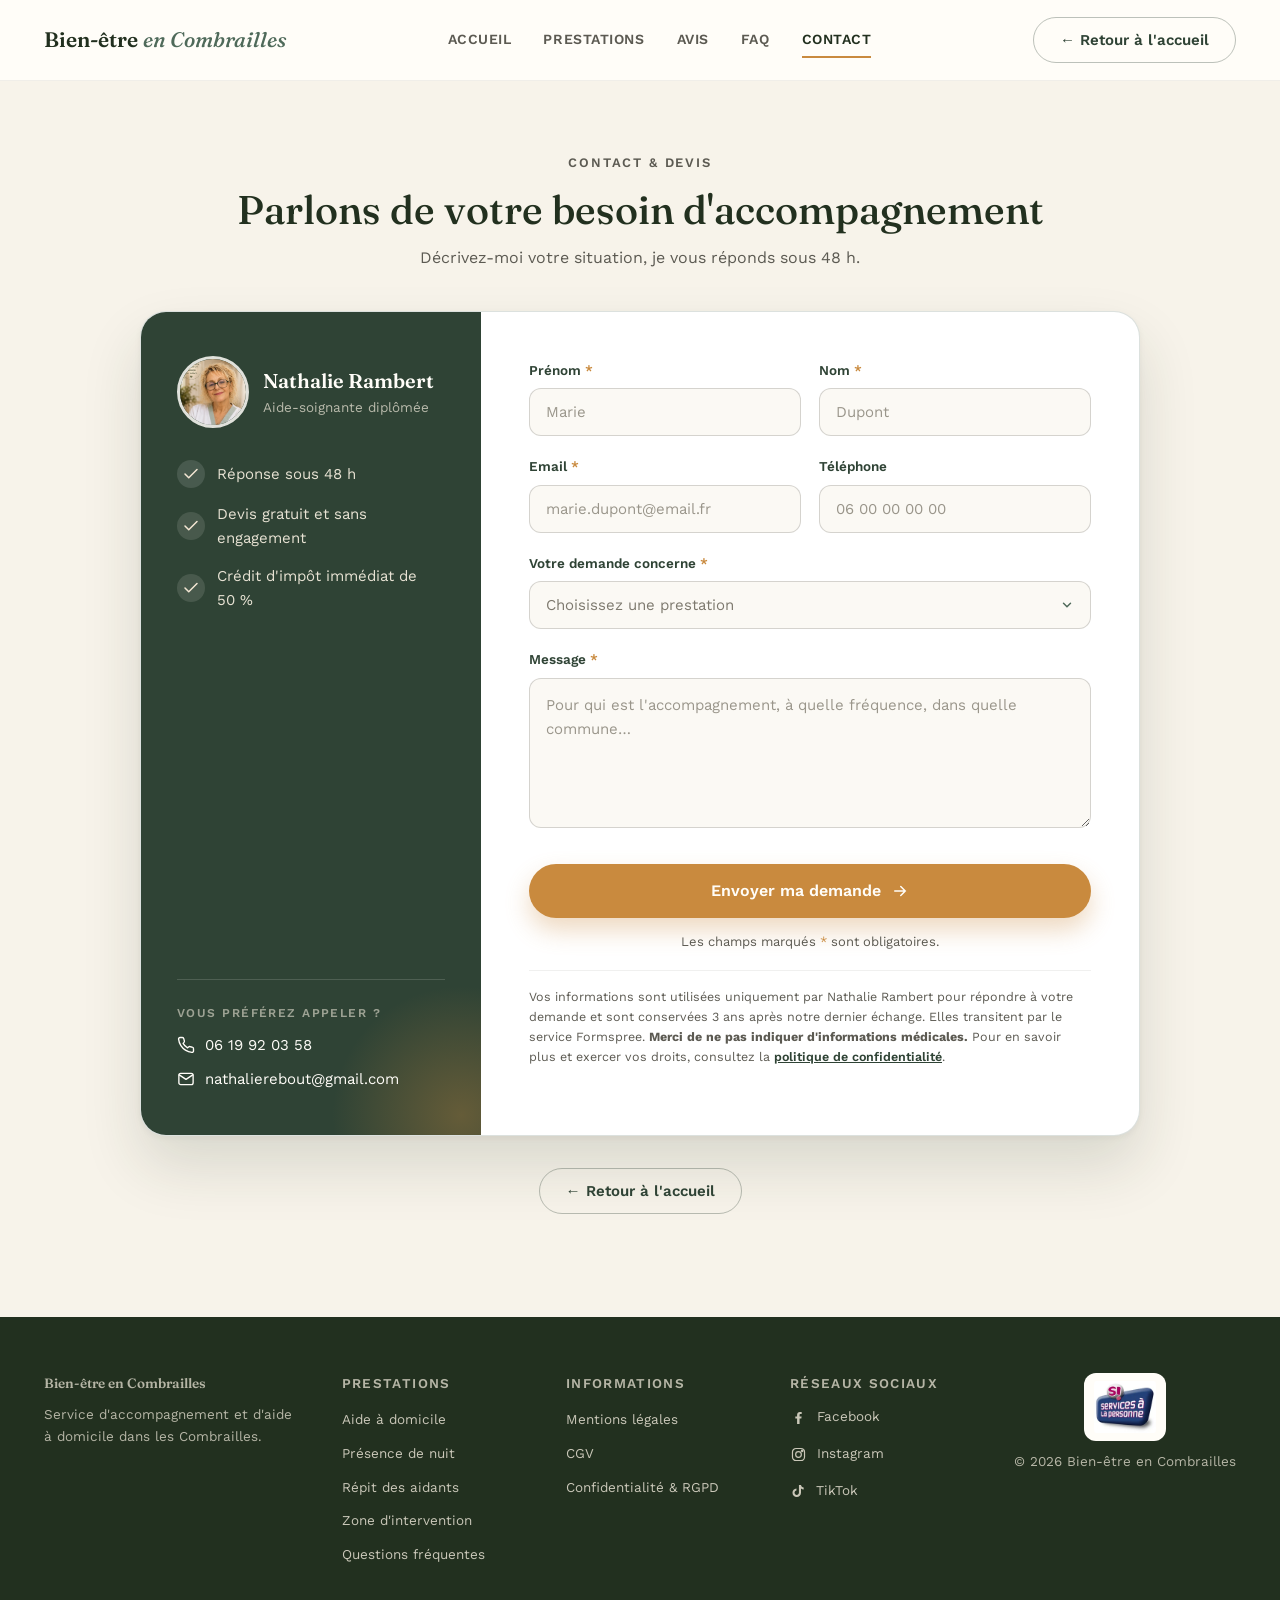
<file: FORM.html>
<!doctype html>
<html lang="fr">
  <head>
    <!-- Google tag (gtag.js) -->
<script async src="https://www.googletagmanager.com/gtag/js?id=G-G05C7C3BSX"></script>
<script>
  window.dataLayer = window.dataLayer || [];
  function gtag(){dataLayer.push(arguments);}
  gtag('js', new Date());

  gtag('config', 'G-G05C7C3BSX');
</script>

    <meta charset="UTF-8" />
    <meta name="viewport" content="width=device-width, initial-scale=1.0" />
    <title>Formulaire de contact — Bien-être en Combrailles</title>
    <meta
      name="description"
      content="Contactez Nathalie Rambert pour un devis ou des informations sur l'accompagnement à domicile dans les Combrailles."
    />
    <meta
      name="keywords"
      content="devis aide à domicile, contact aide à domicile Combrailles, devis présence de nuit, Nathalie Rambert, Montfermy"
    />
    <link rel="canonical" href="https://bienetreencombrailles.fr/FORM.html" />
    <link rel="icon" href="favicon.ico" sizes="any" />
    <link
      rel="icon"
      type="image/png"
      sizes="96x96"
      href="images/favicon-96.png"
    />
    <link rel="apple-touch-icon" href="images/apple-touch-icon.png" />

    <meta property="og:type" content="website" />
    <meta property="og:locale" content="fr_FR" />
    <meta property="og:site_name" content="Bien-être en Combrailles" />
    <meta
      property="og:url"
      content="https://bienetreencombrailles.fr/FORM.html"
    />
    <meta
      property="og:title"
      content="Formulaire de contact — Bien-être en Combrailles"
    />
    <meta
      property="og:description"
      content="Contactez Nathalie Rambert pour un devis ou des informations sur l'accompagnement à domicile dans les Combrailles."
    />
    <meta
      property="og:image"
      content="https://bienetreencombrailles.fr/images/og-bienetre-combrailles.jpg"
    />

    <link
      rel="preload"
      href="fonts/work-sans-normal-latin.woff2"
      as="font"
      type="font/woff2"
      crossorigin
    />
    <link
      rel="preload"
      href="fonts/fraunces-normal-latin.woff2"
      as="font"
      type="font/woff2"
      crossorigin
    />
    <link rel="stylesheet" href="styles.css" />
  </head>
  <body>
    <!-- ============ EN-TÊTE ============ -->
    <header class="site-header">
      <div class="container header-inner">
        <a class="brand" href="index.html">
          Bien-être <em>en Combrailles</em>
        </a>

        <button
          id="nav-toggle"
          class="nav-toggle"
          aria-expanded="false"
          aria-controls="navbar"
          aria-label="Ouvrir le menu"
        >
          <span class="hamburger"></span>
        </button>

        <nav id="navbar" class="nav-links" aria-label="Navigation principale">
          <a href="index.html#accueil">Accueil</a>
          <a href="index.html#prestation">Prestations</a>
          <a href="index.html#avis">Avis</a>
          <a href="index.html#faq">FAQ</a>
          <a href="FORM.html" class="is-active">Contact</a>
        </nav>

        <a class="btn btn-ghost header-cta" href="index.html"
          >← Retour à l'accueil</a
        >
      </div>
    </header>

    <main class="container form-page">
      <div class="form-intro">
        <p class="eyebrow">Contact &amp; devis</p>
        <h1>Parlons de votre besoin d'accompagnement</h1>
        <p class="subtitle-form-h1">
          Décrivez-moi votre situation, je vous réponds sous 48&nbsp;h.
        </p>
      </div>

      <div class="contact-card">
        <!-- Panneau d'informations -->
        <aside class="contact-aside" aria-label="Coordonnées">
          <div class="contact-person">
            <img
              src="images/nathalie-rambert.webp"
              width="72"
              height="72"
              alt=""
              class="contact-avatar"
            />
            <div>
              <p class="contact-name">Nathalie Rambert</p>
              <p class="contact-role">Aide-soignante diplômée</p>
            </div>
          </div>

          <ul class="contact-promises">
            <li>
              <svg
                width="18"
                height="18"
                viewBox="0 0 24 24"
                fill="none"
                stroke="currentColor"
                stroke-width="2"
                stroke-linecap="round"
                stroke-linejoin="round"
                aria-hidden="true"
              >
                <path d="M20 6 9 17l-5-5" />
              </svg>
              Réponse sous 48&nbsp;h
            </li>
            <li>
              <svg
                width="18"
                height="18"
                viewBox="0 0 24 24"
                fill="none"
                stroke="currentColor"
                stroke-width="2"
                stroke-linecap="round"
                stroke-linejoin="round"
                aria-hidden="true"
              >
                <path d="M20 6 9 17l-5-5" />
              </svg>
              Devis gratuit et sans engagement
            </li>
            <li>
              <svg
                width="18"
                height="18"
                viewBox="0 0 24 24"
                fill="none"
                stroke="currentColor"
                stroke-width="2"
                stroke-linecap="round"
                stroke-linejoin="round"
                aria-hidden="true"
              >
                <path d="M20 6 9 17l-5-5" />
              </svg>
              Crédit d'impôt immédiat de 50&nbsp;%
            </li>
          </ul>

          <div class="contact-direct">
            <p class="contact-direct-title">Vous préférez appeler&nbsp;?</p>
            <a href="tel:+33619920358" class="contact-direct-link">
              <svg
                width="18"
                height="18"
                viewBox="0 0 24 24"
                fill="none"
                stroke="currentColor"
                stroke-width="1.8"
                stroke-linecap="round"
                stroke-linejoin="round"
                aria-hidden="true"
              >
                <path
                  d="M22 16.9v3a2 2 0 0 1-2.2 2 19.8 19.8 0 0 1-8.6-3.1 19.5 19.5 0 0 1-6-6A19.8 19.8 0 0 1 2.1 4.2 2 2 0 0 1 4.1 2h3a2 2 0 0 1 2 1.7c.1.9.4 1.8.7 2.7a2 2 0 0 1-.5 2.1L8.1 9.8a16 16 0 0 0 6 6l1.3-1.2a2 2 0 0 1 2.1-.5c.9.3 1.8.6 2.7.7a2 2 0 0 1 1.8 2.1z"
                />
              </svg>
              06 19 92 03 58
            </a>
            <a
              href="mailto:nathalierebout@gmail.com"
              class="contact-direct-link"
            >
              <svg
                width="18"
                height="18"
                viewBox="0 0 24 24"
                fill="none"
                stroke="currentColor"
                stroke-width="1.8"
                stroke-linecap="round"
                stroke-linejoin="round"
                aria-hidden="true"
              >
                <rect x="2.5" y="4.5" width="19" height="15" rx="2.5" />
                <path d="m3 6.5 9 6 9-6" />
              </svg>
              nathalierebout@gmail.com
            </a>
          </div>
        </aside>

        <!-- Formulaire -->
        <div class="form-container">
          <form
            id="contactForm"
            action="https://formspree.io/f/xaewpaww"
            method="POST"
          >
            <div class="form-row">
              <div class="form-group">
                <label for="prenom">Prénom <span class="req">*</span></label>
                <input
                  type="text"
                  id="prenom"
                  name="prenom"
                  autocomplete="given-name"
                  required
                  placeholder="Marie"
                />
              </div>

              <div class="form-group">
                <label for="nom">Nom <span class="req">*</span></label>
                <input
                  type="text"
                  id="nom"
                  name="nom"
                  autocomplete="family-name"
                  required
                  placeholder="Dupont"
                />
              </div>
            </div>

            <div class="form-row">
              <div class="form-group">
                <label for="email">Email <span class="req">*</span></label>
                <input
                  type="email"
                  id="email"
                  name="email"
                  autocomplete="email"
                  required
                  placeholder="marie.dupont@email.fr"
                />
              </div>

              <div class="form-group">
                <label for="telephone">Téléphone</label>
                <input
                  type="tel"
                  id="telephone"
                  name="telephone"
                  autocomplete="tel"
                  placeholder="06 00 00 00 00"
                />
              </div>
            </div>

            <div class="form-group">
              <label for="sujet"
                >Votre demande concerne <span class="req">*</span></label
              >
              <select id="sujet" name="sujet" required>
                <option value="" disabled selected>
                  Choisissez une prestation
                </option>
                <option>Aide à domicile</option>
                <option>Présence de nuit</option>
                <option>Répit des aidants</option>
                <option>Retour après hospitalisation</option>
                <option>Autre demande</option>
              </select>
            </div>

            <div class="form-group">
              <label for="message">Message <span class="req">*</span></label>
              <textarea
                id="message"
                name="message"
                required
                placeholder="Pour qui est l'accompagnement, à quelle fréquence, dans quelle commune…"
              ></textarea>
            </div>

            <button type="submit" class="btn-submit">
              Envoyer ma demande
              <svg
                width="18"
                height="18"
                viewBox="0 0 24 24"
                fill="none"
                stroke="currentColor"
                stroke-width="2"
                stroke-linecap="round"
                aria-hidden="true"
              >
                <path d="M5 12h14M13 6l6 6-6 6" />
              </svg>
            </button>
            <p class="form-required">
              Les champs marqués <span class="req">*</span> sont obligatoires.
            </p>
            <p class="form-privacy">
              Vos informations sont utilisées uniquement par Nathalie Rambert
              pour répondre à votre demande et sont conservées 3 ans après notre
              dernier échange. Elles transitent par le service Formspree.
              <strong
                >Merci de ne pas indiquer d'informations médicales.</strong
              >
              Pour en savoir plus et exercer vos droits, consultez la
              <a href="confidentialite.html">politique de confidentialité</a>.
            </p>
          </form>

          <div
            id="responseMessage"
            class="message"
            role="status"
            aria-live="polite"
          ></div>
        </div>
      </div>

      <div class="back-home">
        <a href="index.html" class="btn btn-ghost">← Retour à l'accueil</a>
      </div>
    </main>

    <!-- ============ PIED DE PAGE ============ -->
    <footer class="site-footer">
      <div class="container footer-inner">
        <div>
          <p class="footer-title">Bien-être en Combrailles</p>
          <p>
            Service d'accompagnement et d'aide à domicile dans les Combrailles.
          </p>
        </div>

        <nav aria-label="Prestations">
          <p class="footer-heading">Prestations</p>
          <ul class="footer-list">
            <li><a href="aide-a-domicile.html">Aide à domicile</a></li>
            <li><a href="presence-de-nuit.html">Présence de nuit</a></li>
            <li><a href="repit-des-aidants.html">Répit des aidants</a></li>
            <li><a href="index.html#zone">Zone d'intervention</a></li>
            <li><a href="index.html#faq">Questions fréquentes</a></li>
          </ul>
        </nav>

        <nav aria-label="Informations légales">
          <p class="footer-heading">Informations</p>
          <ul class="footer-list">
            <li><a href="mentions-legales.html">Mentions légales</a></li>
            <li><a href="cgv.html">CGV</a></li>
            <li>
              <a href="confidentialite.html">Confidentialité &amp; RGPD</a>
            </li>
          </ul>
        </nav>

        <div>
          <p class="footer-heading">Réseaux sociaux</p>
          <ul class="social-links">
            <li>
              <a
                href="https://www.facebook.com/profile.php?id=100078286507994"
                target="_blank"
                rel="noopener noreferrer"
                aria-label="Facebook"
              >
                <svg
                  width="17"
                  height="17"
                  viewBox="0 0 24 24"
                  fill="currentColor"
                  aria-hidden="true"
                >
                  <path
                    d="M13.5 21v-7.5H16l.4-3H13.5V8.4c0-.87.24-1.46 1.5-1.46H16.5V4.35C16.2 4.31 15.2 4.2 14 4.2c-2.4 0-4 1.46-4 4.15V10.5H7.5v3H10V21h3.5z"
                  />
                </svg>
                Facebook
              </a>
            </li>
            <li>
              <a
                href="https://instagram.com/combrailleshypno63?igshid=NTc4MTIwNjQ2YQ=="
                target="_blank"
                rel="noopener noreferrer"
                aria-label="Instagram"
              >
                <svg
                  width="17"
                  height="17"
                  viewBox="0 0 24 24"
                  fill="none"
                  stroke="currentColor"
                  stroke-width="1.7"
                  aria-hidden="true"
                >
                  <rect x="3.5" y="3.5" width="17" height="17" rx="5" />
                  <circle cx="12" cy="12" r="4" />
                  <circle cx="17.2" cy="6.8" r="1" />
                </svg>
                Instagram
              </a>
            </li>
            <li>
              <a
                href="https://www.tiktok.com/@bienetrehypnose.c?_r=1&_t=ZN-98CFfZgF0R5"
                target="_blank"
                rel="noopener noreferrer"
                aria-label="TikTok"
              >
                <svg
                  width="16"
                  height="16"
                  viewBox="0 0 24 24"
                  fill="currentColor"
                  aria-hidden="true"
                >
                  <path
                    d="M16.5 3c.4 2.1 1.8 3.6 4 3.9v3c-1.5-.1-2.8-.6-4-1.5v6.2c0 3.5-2.8 6.4-6.4 6.4S3.7 18.1 3.7 14.6c0-3.4 2.6-6.2 6-6.4v3.1c-1.6.2-2.9 1.6-2.9 3.3 0 1.8 1.5 3.3 3.3 3.3s3.3-1.5 3.3-3.3V3h3.1z"
                  />
                </svg>
                TikTok
              </a>
            </li>
          </ul>
        </div>

        <div class="footer-right">
          <img
            src="images/logo-sap.webp"
            alt="Logo Services à la personne"
            class="logo-service-AP"
            width="81"
            height="68"
            loading="lazy"
          />
          <p class="footer-copy">
            &copy; <span id="year"></span> Bien-être en Combrailles
          </p>
        </div>
      </div>
    </footer>

    <script src="script.js" defer></script>
  </body>
</html>
</file>
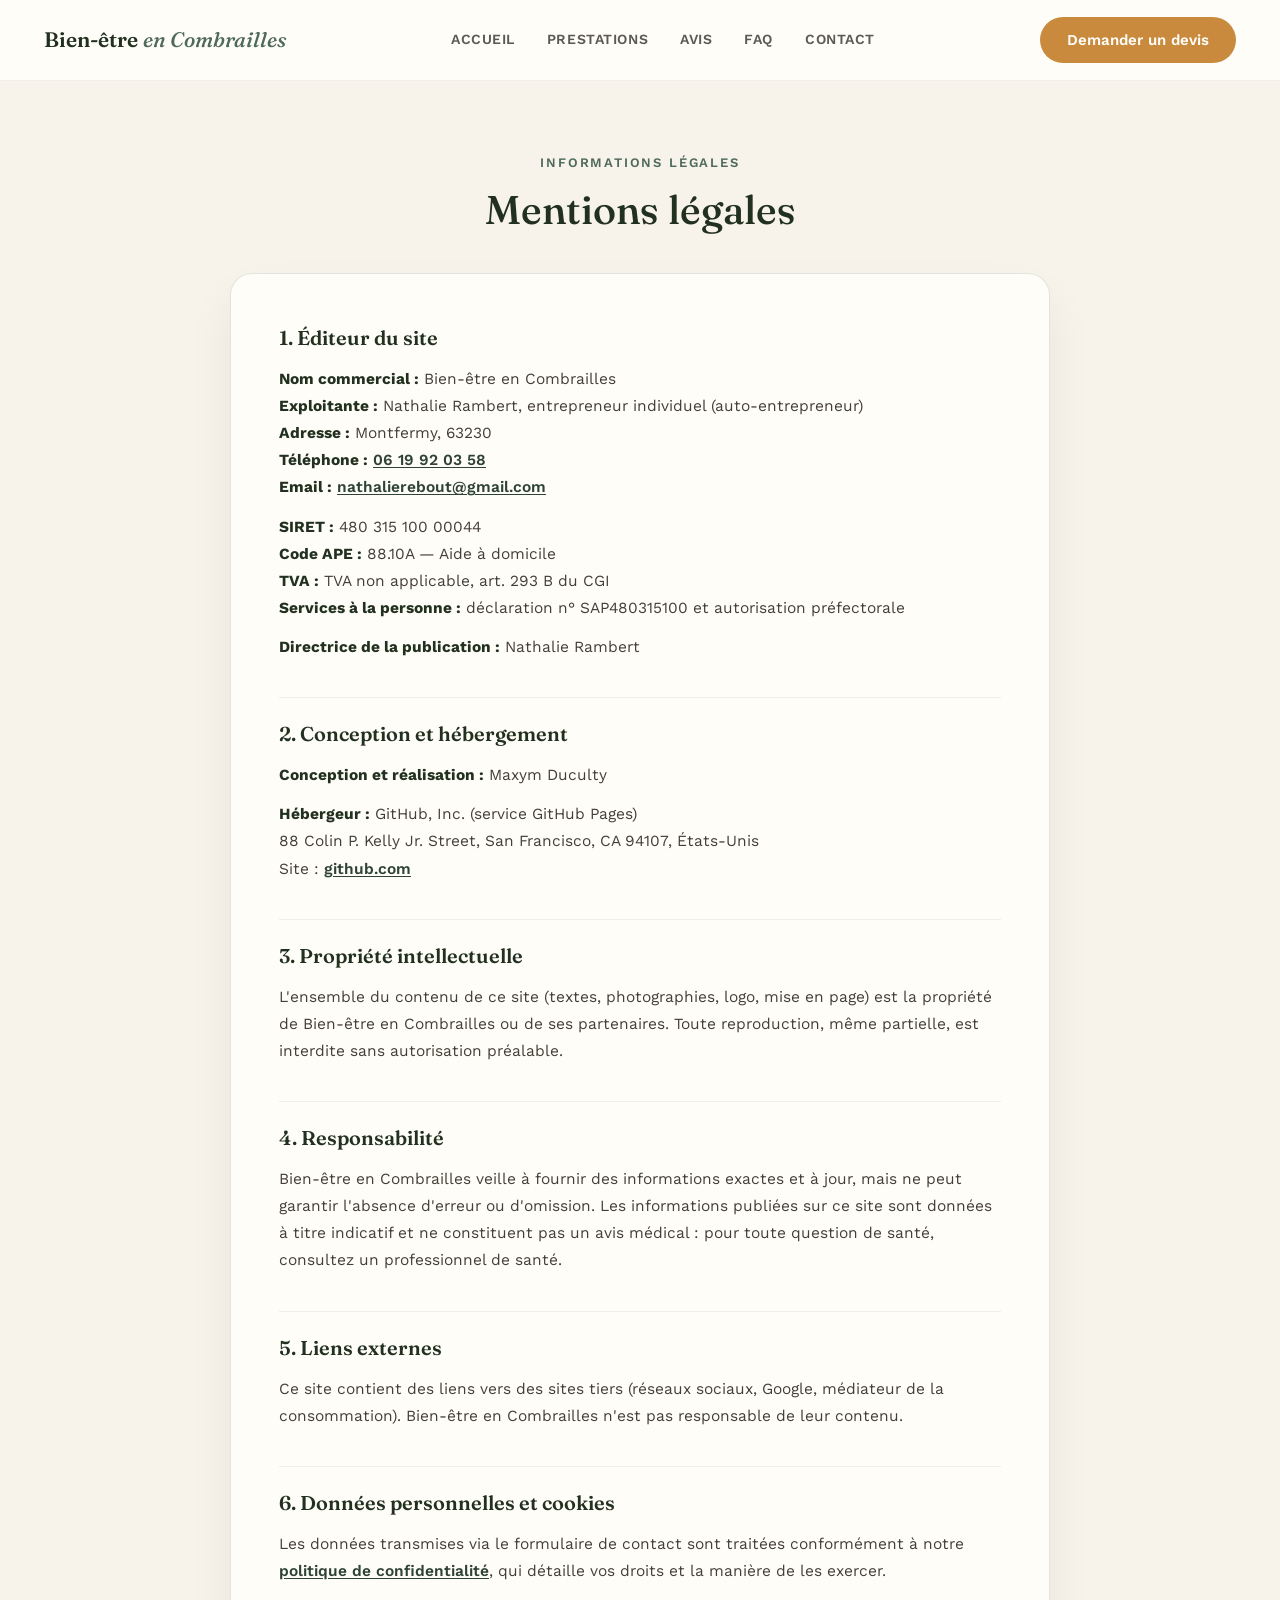
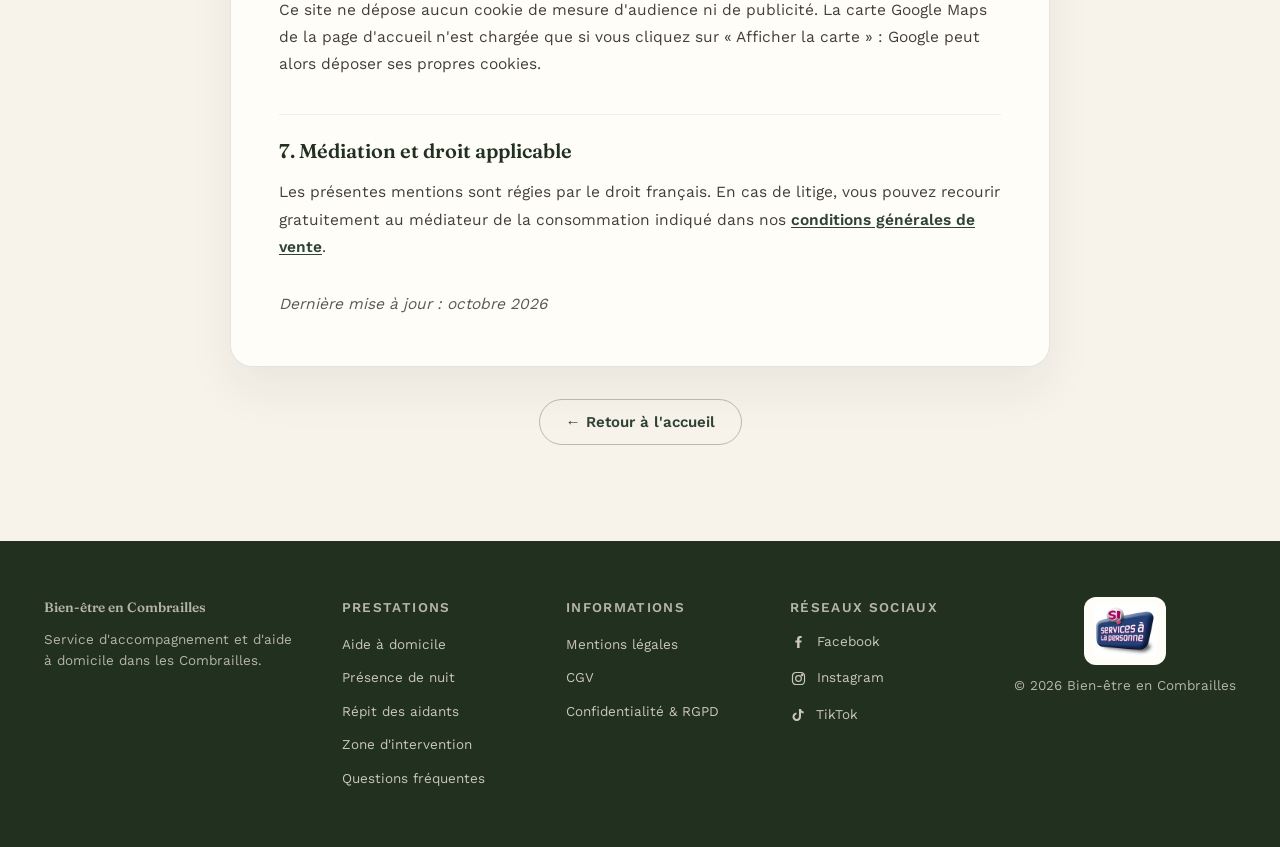
<file: mentions-legales.html>
<!doctype html>
<html lang="fr">
  <head>
    <!-- Google tag (gtag.js) -->
<script async src="https://www.googletagmanager.com/gtag/js?id=G-G05C7C3BSX"></script>
<script>
  window.dataLayer = window.dataLayer || [];
  function gtag(){dataLayer.push(arguments);}
  gtag('js', new Date());

  gtag('config', 'G-G05C7C3BSX');
</script>

    <meta charset="UTF-8" />
    <meta name="viewport" content="width=device-width, initial-scale=1.0" />
    <title>Mentions légales — Bien-être en Combrailles</title>
    <meta
      name="description"
      content="Mentions légales du site Bien-être en Combrailles, service d'aide à domicile à Montfermy (63)."
    />
    <link rel="canonical" href="https://bienetreencombrailles.fr/mentions-legales.html" />
    <link rel="icon" href="favicon.ico" sizes="any" />
    <link rel="icon" type="image/png" sizes="96x96" href="images/favicon-96.png" />
    <link rel="apple-touch-icon" href="images/apple-touch-icon.png" />

    <meta property="og:type" content="website" />
    <meta property="og:locale" content="fr_FR" />
    <meta property="og:site_name" content="Bien-être en Combrailles" />
    <meta property="og:url" content="https://bienetreencombrailles.fr/mentions-legales.html" />
    <meta property="og:title" content="Mentions légales — Bien-être en Combrailles" />
    <meta property="og:description" content="Mentions légales du site Bien-être en Combrailles, service d'aide à domicile à Montfermy (63)." />
    <meta property="og:image" content="https://bienetreencombrailles.fr/images/og-bienetre-combrailles.jpg" />
    <meta name="twitter:card" content="summary_large_image" />

    <link
      rel="preload"
      href="fonts/work-sans-normal-latin.woff2"
      as="font"
      type="font/woff2"
      crossorigin
    />
    <link
      rel="preload"
      href="fonts/fraunces-normal-latin.woff2"
      as="font"
      type="font/woff2"
      crossorigin
    />
    <link rel="stylesheet" href="styles.css" />
  </head>
  <body>
    <!-- ============ EN-TÊTE ============ -->
    <header class="site-header">
      <div class="container header-inner">
        <a class="brand" href="index.html">
          Bien-être <em>en Combrailles</em>
        </a>

        <button
          id="nav-toggle"
          class="nav-toggle"
          aria-expanded="false"
          aria-controls="navbar"
          aria-label="Ouvrir le menu"
        >
          <span class="hamburger"></span>
        </button>

        <nav id="navbar" class="nav-links" aria-label="Navigation principale">
          <a href="index.html#accueil">Accueil</a>
          <a href="index.html#prestation">Prestations</a>
          <a href="index.html#avis">Avis</a>
          <a href="index.html#faq">FAQ</a>
          <a href="FORM.html">Contact</a>
        </nav>

        <a class="btn btn-primary header-cta" href="FORM.html"
          >Demander un devis</a
        >
      </div>
    </header>

    <main class="container legal-page">
      <div class="legal-head">
        <p class="eyebrow">Informations légales</p>
        <h1>Mentions légales</h1>
      </div>

      <div class="legal-content">
        <h3>1. Éditeur du site</h3>
        <p>
          <strong>Nom commercial :</strong> Bien-être en Combrailles<br />
          <strong>Exploitante :</strong> Nathalie Rambert, entrepreneur
          individuel (auto-entrepreneur)<br />
          <strong>Adresse :</strong> Montfermy, 63230<br />
          <strong>Téléphone :</strong>
          <a href="tel:+33619920358">06 19 92 03 58</a><br />
          <strong>Email :</strong>
          <a href="mailto:nathalierebout@gmail.com">nathalierebout@gmail.com</a>
        </p>
        <p>
          <strong>SIRET :</strong> 480 315 100 00044<br />
          <strong>Code APE :</strong> 88.10A — Aide à domicile<br />
          <strong>TVA :</strong> TVA non applicable, art. 293 B du CGI<br />
          <strong>Services à la personne :</strong> déclaration n° SAP480315100
          et autorisation préfectorale
        </p>
        <p>
          <strong>Directrice de la publication :</strong> Nathalie Rambert
        </p>

        <h3>2. Conception et hébergement</h3>
        <p>
          <strong>Conception et réalisation :</strong> Maxym Duculty
        </p>
        <p>
          <strong>Hébergeur :</strong> GitHub, Inc. (service GitHub Pages)<br />
          88 Colin P. Kelly Jr. Street, San Francisco, CA 94107, États-Unis<br />
          Site :
          <a href="https://github.com" target="_blank" rel="noopener noreferrer"
            >github.com</a
          >
        </p>

        <h3>3. Propriété intellectuelle</h3>
        <p>
          L'ensemble du contenu de ce site (textes, photographies, logo,
          mise en page) est la propriété de Bien-être en Combrailles ou de ses
          partenaires. Toute reproduction, même partielle, est interdite sans
          autorisation préalable.
        </p>

        <h3>4. Responsabilité</h3>
        <p>
          Bien-être en Combrailles veille à fournir des informations exactes et
          à jour, mais ne peut garantir l'absence d'erreur ou d'omission. Les
          informations publiées sur ce site sont données à titre indicatif et
          ne constituent pas un avis médical : pour toute question de santé,
          consultez un professionnel de santé.
        </p>

        <h3>5. Liens externes</h3>
        <p>
          Ce site contient des liens vers des sites tiers (réseaux sociaux,
          Google, médiateur de la consommation). Bien-être en Combrailles n'est
          pas responsable de leur contenu.
        </p>

        <h3>6. Données personnelles et cookies</h3>
        <p>
          Les données transmises via le formulaire de contact sont traitées
          conformément à notre
          <a href="confidentialite.html">politique de confidentialité</a>, qui
          détaille vos droits et la manière de les exercer.
        </p>
        <p>
          Ce site ne dépose aucun cookie de mesure d'audience ni de publicité.
          La carte Google Maps de la page d'accueil n'est chargée que si vous
          cliquez sur « Afficher la carte » : Google peut alors déposer ses
          propres cookies.
        </p>

        <h3>7. Médiation et droit applicable</h3>
        <p>
          Les présentes mentions sont régies par le droit français. En cas de
          litige, vous pouvez recourir gratuitement au médiateur de la
          consommation indiqué dans nos
          <a href="cgv.html#mediation">conditions générales de vente</a>.
        </p>

        <p class="legal-update">Dernière mise à jour : octobre 2026</p>
      </div>

      <div class="back-home">
        <a href="index.html" class="btn btn-ghost">← Retour à l'accueil</a>
      </div>
    </main>

    <!-- ============ PIED DE PAGE ============ -->
    <footer class="site-footer">
      <div class="container footer-inner">
        <div>
          <p class="footer-title">Bien-être en Combrailles</p>
          <p>
            Service d'accompagnement et d'aide à domicile dans les Combrailles.
          </p>
        </div>

        <nav aria-label="Prestations">
          <p class="footer-heading">Prestations</p>
          <ul class="footer-list">
            <li><a href="aide-a-domicile.html">Aide à domicile</a></li>
            <li><a href="presence-de-nuit.html">Présence de nuit</a></li>
            <li><a href="repit-des-aidants.html">Répit des aidants</a></li>
            <li><a href="index.html#zone">Zone d'intervention</a></li>
            <li><a href="index.html#faq">Questions fréquentes</a></li>
          </ul>
        </nav>

        <nav aria-label="Informations légales">
          <p class="footer-heading">Informations</p>
          <ul class="footer-list">
            <li><a href="mentions-legales.html">Mentions légales</a></li>
            <li><a href="cgv.html">CGV</a></li>
            <li><a href="confidentialite.html">Confidentialité &amp; RGPD</a></li>
          </ul>
        </nav>

        <div>
          <p class="footer-heading">Réseaux sociaux</p>
          <ul class="social-links">
            <li>
              <a
                href="https://www.facebook.com/profile.php?id=100078286507994"
                target="_blank"
                rel="noopener noreferrer"
                aria-label="Facebook"
              >
                <svg
                  width="17"
                  height="17"
                  viewBox="0 0 24 24"
                  fill="currentColor"
                  aria-hidden="true"
                >
                  <path
                    d="M13.5 21v-7.5H16l.4-3H13.5V8.4c0-.87.24-1.46 1.5-1.46H16.5V4.35C16.2 4.31 15.2 4.2 14 4.2c-2.4 0-4 1.46-4 4.15V10.5H7.5v3H10V21h3.5z"
                  />
                </svg>
                Facebook
              </a>
            </li>
            <li>
              <a
                href="https://instagram.com/combrailleshypno63?igshid=NTc4MTIwNjQ2YQ=="
                target="_blank"
                rel="noopener noreferrer"
                aria-label="Instagram"
              >
                <svg
                  width="17"
                  height="17"
                  viewBox="0 0 24 24"
                  fill="none"
                  stroke="currentColor"
                  stroke-width="1.7"
                  aria-hidden="true"
                >
                  <rect x="3.5" y="3.5" width="17" height="17" rx="5" />
                  <circle cx="12" cy="12" r="4" />
                  <circle cx="17.2" cy="6.8" r="1" />
                </svg>
                Instagram
              </a>
            </li>
            <li>
              <a
                href="https://www.tiktok.com/@bienetrehypnose.c?_r=1&_t=ZN-98CFfZgF0R5"
                target="_blank"
                rel="noopener noreferrer"
                aria-label="TikTok"
              >
                <svg
                  width="16"
                  height="16"
                  viewBox="0 0 24 24"
                  fill="currentColor"
                  aria-hidden="true"
                >
                  <path
                    d="M16.5 3c.4 2.1 1.8 3.6 4 3.9v3c-1.5-.1-2.8-.6-4-1.5v6.2c0 3.5-2.8 6.4-6.4 6.4S3.7 18.1 3.7 14.6c0-3.4 2.6-6.2 6-6.4v3.1c-1.6.2-2.9 1.6-2.9 3.3 0 1.8 1.5 3.3 3.3 3.3s3.3-1.5 3.3-3.3V3h3.1z"
                  />
                </svg>
                TikTok
              </a>
            </li>
          </ul>
        </div>

        <div class="footer-right">
          <img
            src="images/logo-sap.webp"
            alt="Logo Services à la personne"
            class="logo-service-AP"
            width="81"
            height="68"
            loading="lazy"
          />
          <p class="footer-copy">
            &copy; <span id="year"></span> Bien-être en Combrailles
          </p>
        </div>
      </div>
    </footer>

    <script src="script.js" defer></script>
  </body>
</html>
</file>
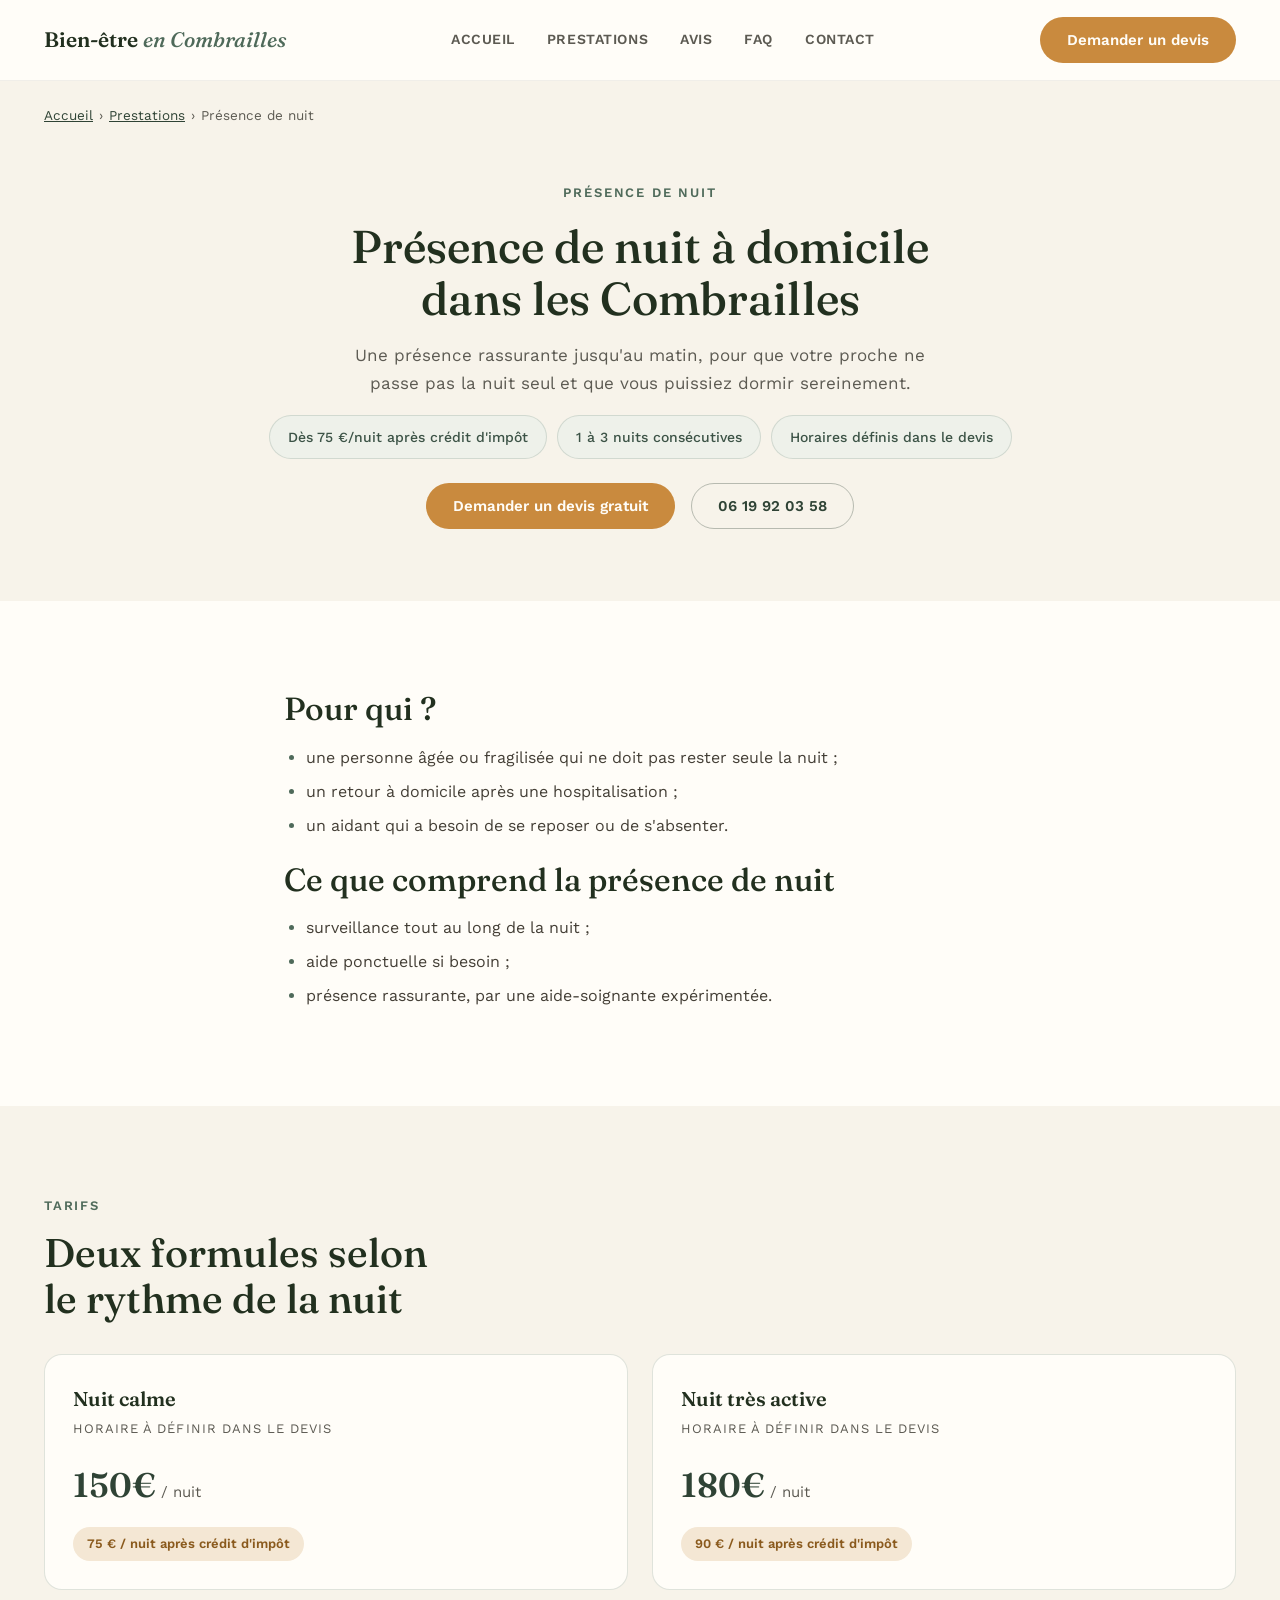
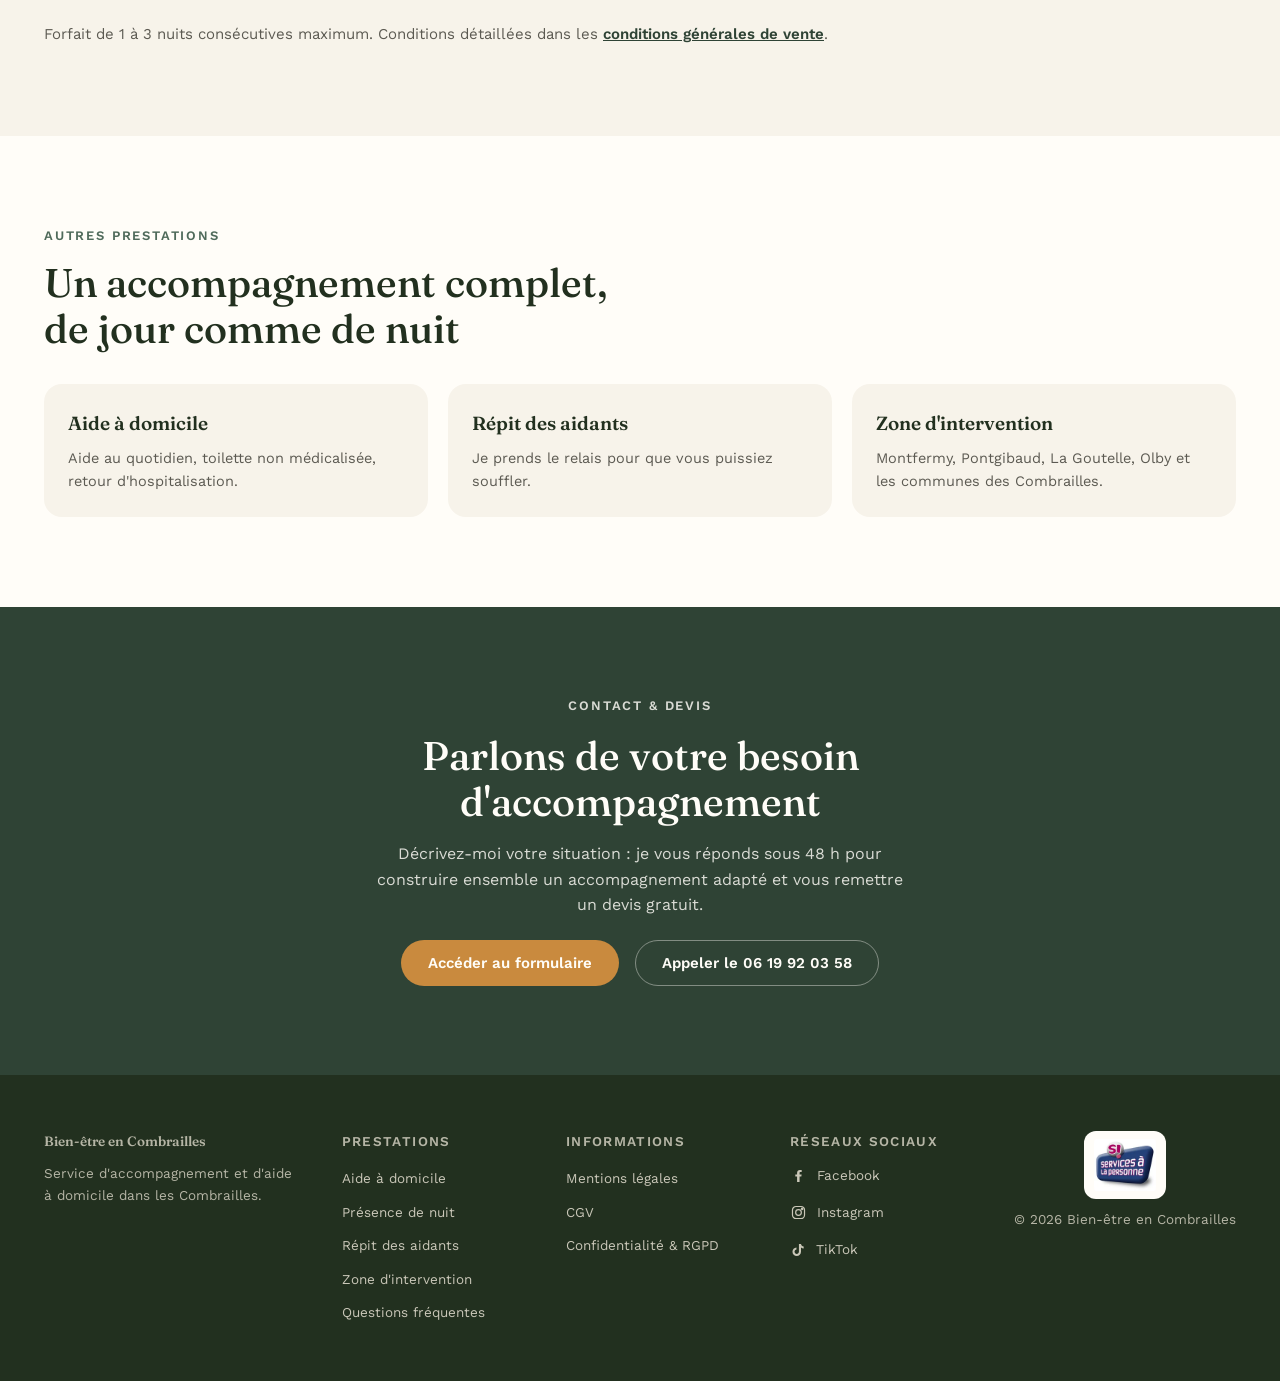
<file: presence-de-nuit.html>
<!doctype html>
<html lang="fr">
  <head>
    <!-- Google tag (gtag.js) -->
<script async src="https://www.googletagmanager.com/gtag/js?id=G-G05C7C3BSX"></script>
<script>
  window.dataLayer = window.dataLayer || [];
  function gtag(){dataLayer.push(arguments);}
  gtag('js', new Date());

  gtag('config', 'G-G05C7C3BSX');
</script>

    <meta charset="UTF-8" />
    <meta name="viewport" content="width=device-width, initial-scale=1.0" />
    <title>Présence de nuit à domicile — Combrailles (63) | Bien-être en Combrailles</title>
    <meta
      name="description"
      content="Présence de nuit à domicile dans les Combrailles : surveillance, aide ponctuelle et présence rassurante. Forfait de 1 à 3 nuits, dès 75 € la nuit après crédit d'impôt."
    />
    <meta
      name="keywords"
      content="présence de nuit à domicile, garde de nuit Combrailles, garde de nuit Puy-de-Dôme, surveillance de nuit personne âgée, nuit à domicile après hospitalisation, Montfermy"
    />
    <link rel="canonical" href="https://bienetreencombrailles.fr/presence-de-nuit.html" />
    <link rel="icon" href="favicon.ico" sizes="any" />
    <link rel="icon" type="image/png" sizes="96x96" href="images/favicon-96.png" />
    <link rel="apple-touch-icon" href="images/apple-touch-icon.png" />

    <meta property="og:type" content="website" />
    <meta property="og:locale" content="fr_FR" />
    <meta property="og:site_name" content="Bien-être en Combrailles" />
    <meta property="og:url" content="https://bienetreencombrailles.fr/presence-de-nuit.html" />
    <meta property="og:title" content="Présence de nuit à domicile — Combrailles (63) | Bien-être en Combrailles" />
    <meta property="og:description" content="Présence de nuit à domicile dans les Combrailles : surveillance, aide ponctuelle et présence rassurante. Forfait de 1 à 3 nuits, dès 75 € la nuit après crédit d'impôt." />
    <meta property="og:image" content="https://bienetreencombrailles.fr/images/og-bienetre-combrailles.jpg" />
    <meta name="twitter:card" content="summary_large_image" />

    <script type="application/ld+json">
      {
        "@context": "https://schema.org",
        "@type": "Service",
        "name": "Présence de nuit à domicile",
        "description": "Présence de nuit à domicile dans les Combrailles : surveillance, aide ponctuelle et présence rassurante. Forfait de 1 à 3 nuits, dès 75 € la nuit après crédit d'impôt.",
        "url": "https://bienetreencombrailles.fr/presence-de-nuit.html",
        "serviceType": "Présence de nuit à domicile",
        "provider": {
          "@id": "https://bienetreencombrailles.fr/#entreprise"
        },
        "areaServed": {
          "@type": "AdministrativeArea",
          "name": "Combrailles, Puy-de-Dôme"
        },
        "offers": [
          {
            "@type": "Offer",
            "name": "Nuit calme",
            "priceSpecification": {
              "@type": "UnitPriceSpecification",
              "price": 150,
              "priceCurrency": "EUR",
              "unitText": "nuit"
            }
          },
          {
            "@type": "Offer",
            "name": "Nuit très active",
            "priceSpecification": {
              "@type": "UnitPriceSpecification",
              "price": 180,
              "priceCurrency": "EUR",
              "unitText": "nuit"
            }
          }
        ]
      }
    </script>

    <script type="application/ld+json">
      {
        "@context": "https://schema.org",
        "@type": "BreadcrumbList",
        "itemListElement": [
          {
            "@type": "ListItem",
            "position": 1,
            "name": "Accueil",
            "item": "https://bienetreencombrailles.fr/"
          },
          {
            "@type": "ListItem",
            "position": 2,
            "name": "Prestations",
            "item": "https://bienetreencombrailles.fr/#prestation"
          },
          {
            "@type": "ListItem",
            "position": 3,
            "name": "Présence de nuit",
            "item": "https://bienetreencombrailles.fr/presence-de-nuit.html"
          }
        ]
      }
    </script>

    <link
      rel="preload"
      href="fonts/work-sans-normal-latin.woff2"
      as="font"
      type="font/woff2"
      crossorigin
    />
    <link
      rel="preload"
      href="fonts/fraunces-normal-latin.woff2"
      as="font"
      type="font/woff2"
      crossorigin
    />
    <link rel="stylesheet" href="styles.css" />
  </head>
  <body>
    <!-- ============ EN-TÊTE ============ -->
    <header class="site-header">
      <div class="container header-inner">
        <a class="brand" href="index.html">
          Bien-être <em>en Combrailles</em>
        </a>

        <button
          id="nav-toggle"
          class="nav-toggle"
          aria-expanded="false"
          aria-controls="navbar"
          aria-label="Ouvrir le menu"
        >
          <span class="hamburger"></span>
        </button>

        <nav id="navbar" class="nav-links" aria-label="Navigation principale">
          <a href="index.html#accueil">Accueil</a>
          <a href="index.html#prestation">Prestations</a>
          <a href="index.html#avis">Avis</a>
          <a href="index.html#faq">FAQ</a>
          <a href="FORM.html">Contact</a>
        </nav>

        <a class="btn btn-primary header-cta" href="FORM.html"
          >Demander un devis</a
        >
      </div>
    </header>

    <main>
      <div class="container">
        <nav class="breadcrumb" aria-label="Fil d'Ariane">
          <ol>
            <li><a href="index.html">Accueil</a></li>
            <li><a href="index.html#prestation">Prestations</a></li>
            <li aria-current="page">Présence de nuit</li>
          </ol>
        </nav>
        <div class="service-hero">
          <p class="eyebrow">Présence de nuit</p>
          <h1>Présence de nuit à domicile dans les Combrailles</h1>
          <p class="lead">
            Une présence rassurante jusqu'au matin, pour que votre proche ne passe pas la nuit seul et que vous puissiez dormir sereinement.
          </p>
          <ul class="tag-list">
            <li class="tag">Dès 75&nbsp;€/nuit après crédit d'impôt</li>
            <li class="tag">1 à 3 nuits consécutives</li>
            <li class="tag">Horaires définis dans le devis</li>
          </ul>
          <div class="about-actions">
            <a class="btn btn-primary" href="FORM.html">Demander un devis gratuit</a>
            <a class="btn btn-ghost" href="tel:+33619920358">06 19 92 03 58</a>
          </div>
        </div>
      </div>

      <section class="section section-light">
        <div class="container prose">
          <h2>Pour qui&nbsp;?</h2>
          <ul>
            <li>une personne âgée ou fragilisée qui ne doit pas rester seule la nuit&nbsp;;</li>
            <li>un retour à domicile après une hospitalisation&nbsp;;</li>
            <li>un aidant qui a besoin de se reposer ou de s'absenter.</li>
          </ul>

          <h2>Ce que comprend la présence de nuit</h2>
          <ul>
            <li>surveillance tout au long de la nuit&nbsp;;</li>
            <li>aide ponctuelle si besoin&nbsp;;</li>
            <li>présence rassurante, par une aide-soignante expérimentée.</li>
          </ul>
        </div>
      </section>

      <section class="section">
        <div class="container stack-32">
          <div class="section-head">
            <p class="eyebrow">Tarifs</p>
            <h2>Deux formules selon le rythme de la nuit</h2>
          </div>
          <div class="night-cards">
            <article class="night-card">
              <h3>Nuit calme</h3>
              <div class="night-hours">Horaire à définir dans le devis</div>
              <div class="night-price">150€<span> / nuit</span></div>
              <div class="credit-badge">75 € / nuit après crédit d'impôt</div>
            </article>
            <article class="night-card">
              <h3>Nuit très active</h3>
              <div class="night-hours">Horaire à définir dans le devis</div>
              <div class="night-price">180€<span> / nuit</span></div>
              <div class="credit-badge">90 € / nuit après crédit d'impôt</div>
            </article>
          </div>
          <p class="section-note">
            Forfait de 1 à 3 nuits consécutives maximum. Conditions détaillées
            dans les <a href="cgv.html">conditions générales de vente</a>.
          </p>
        </div>
      </section>

      <section class="section section-light">
        <div class="container stack-32">
          <div class="section-head">
            <p class="eyebrow">Autres prestations</p>
            <h2>Un accompagnement complet, de jour comme de nuit</h2>
          </div>
          <div class="related">
            <a href="aide-a-domicile.html">
              <strong>Aide à domicile</strong>
              <span>Aide au quotidien, toilette non médicalisée, retour d'hospitalisation.</span>
            </a>
            <a href="repit-des-aidants.html">
              <strong>Répit des aidants</strong>
              <span>Je prends le relais pour que vous puissiez souffler.</span>
            </a>
            <a href="index.html#zone">
              <strong>Zone d'intervention</strong>
              <span>Montfermy, Pontgibaud, La Goutelle, Olby et les communes des Combrailles.</span>
            </a>
          </div>
        </div>
      </section>

      <section class="section section-dark">
        <div class="container cta-band">
          <p class="eyebrow eyebrow-light">Contact &amp; devis</p>
          <h2>Parlons de votre besoin d'accompagnement</h2>
          <p>
            Décrivez-moi votre situation : je vous réponds sous 48&nbsp;h pour
            construire ensemble un accompagnement adapté et vous remettre un
            devis gratuit.
          </p>
          <div class="about-actions">
            <a class="btn btn-primary" href="FORM.html">Accéder au formulaire</a>
            <a class="btn btn-ghost" href="tel:+33619920358">Appeler le 06 19 92 03 58</a>
          </div>
        </div>
      </section>
    </main>

    <!-- ============ PIED DE PAGE ============ -->
    <footer class="site-footer">
      <div class="container footer-inner">
        <div>
          <p class="footer-title">Bien-être en Combrailles</p>
          <p>
            Service d'accompagnement et d'aide à domicile dans les Combrailles.
          </p>
        </div>

        <nav aria-label="Prestations">
          <p class="footer-heading">Prestations</p>
          <ul class="footer-list">
            <li><a href="aide-a-domicile.html">Aide à domicile</a></li>
            <li><a href="presence-de-nuit.html">Présence de nuit</a></li>
            <li><a href="repit-des-aidants.html">Répit des aidants</a></li>
            <li><a href="index.html#zone">Zone d'intervention</a></li>
            <li><a href="index.html#faq">Questions fréquentes</a></li>
          </ul>
        </nav>

        <nav aria-label="Informations légales">
          <p class="footer-heading">Informations</p>
          <ul class="footer-list">
            <li><a href="mentions-legales.html">Mentions légales</a></li>
            <li><a href="cgv.html">CGV</a></li>
            <li><a href="confidentialite.html">Confidentialité &amp; RGPD</a></li>
          </ul>
        </nav>

        <div>
          <p class="footer-heading">Réseaux sociaux</p>
          <ul class="social-links">
            <li>
              <a
                href="https://www.facebook.com/profile.php?id=100078286507994"
                target="_blank"
                rel="noopener noreferrer"
                aria-label="Facebook"
              >
                <svg
                  width="17"
                  height="17"
                  viewBox="0 0 24 24"
                  fill="currentColor"
                  aria-hidden="true"
                >
                  <path
                    d="M13.5 21v-7.5H16l.4-3H13.5V8.4c0-.87.24-1.46 1.5-1.46H16.5V4.35C16.2 4.31 15.2 4.2 14 4.2c-2.4 0-4 1.46-4 4.15V10.5H7.5v3H10V21h3.5z"
                  />
                </svg>
                Facebook
              </a>
            </li>
            <li>
              <a
                href="https://instagram.com/combrailleshypno63?igshid=NTc4MTIwNjQ2YQ=="
                target="_blank"
                rel="noopener noreferrer"
                aria-label="Instagram"
              >
                <svg
                  width="17"
                  height="17"
                  viewBox="0 0 24 24"
                  fill="none"
                  stroke="currentColor"
                  stroke-width="1.7"
                  aria-hidden="true"
                >
                  <rect x="3.5" y="3.5" width="17" height="17" rx="5" />
                  <circle cx="12" cy="12" r="4" />
                  <circle cx="17.2" cy="6.8" r="1" />
                </svg>
                Instagram
              </a>
            </li>
            <li>
              <a
                href="https://www.tiktok.com/@bienetrehypnose.c?_r=1&_t=ZN-98CFfZgF0R5"
                target="_blank"
                rel="noopener noreferrer"
                aria-label="TikTok"
              >
                <svg
                  width="16"
                  height="16"
                  viewBox="0 0 24 24"
                  fill="currentColor"
                  aria-hidden="true"
                >
                  <path
                    d="M16.5 3c.4 2.1 1.8 3.6 4 3.9v3c-1.5-.1-2.8-.6-4-1.5v6.2c0 3.5-2.8 6.4-6.4 6.4S3.7 18.1 3.7 14.6c0-3.4 2.6-6.2 6-6.4v3.1c-1.6.2-2.9 1.6-2.9 3.3 0 1.8 1.5 3.3 3.3 3.3s3.3-1.5 3.3-3.3V3h3.1z"
                  />
                </svg>
                TikTok
              </a>
            </li>
          </ul>
        </div>

        <div class="footer-right">
          <img
            src="images/logo-sap.webp"
            alt="Logo Services à la personne"
            class="logo-service-AP"
            width="81"
            height="68"
            loading="lazy"
          />
          <p class="footer-copy">
            &copy; <span id="year"></span> Bien-être en Combrailles
          </p>
        </div>
      </div>
    </footer>

    <script src="script.js" defer></script>
  </body>
</html>
</file>
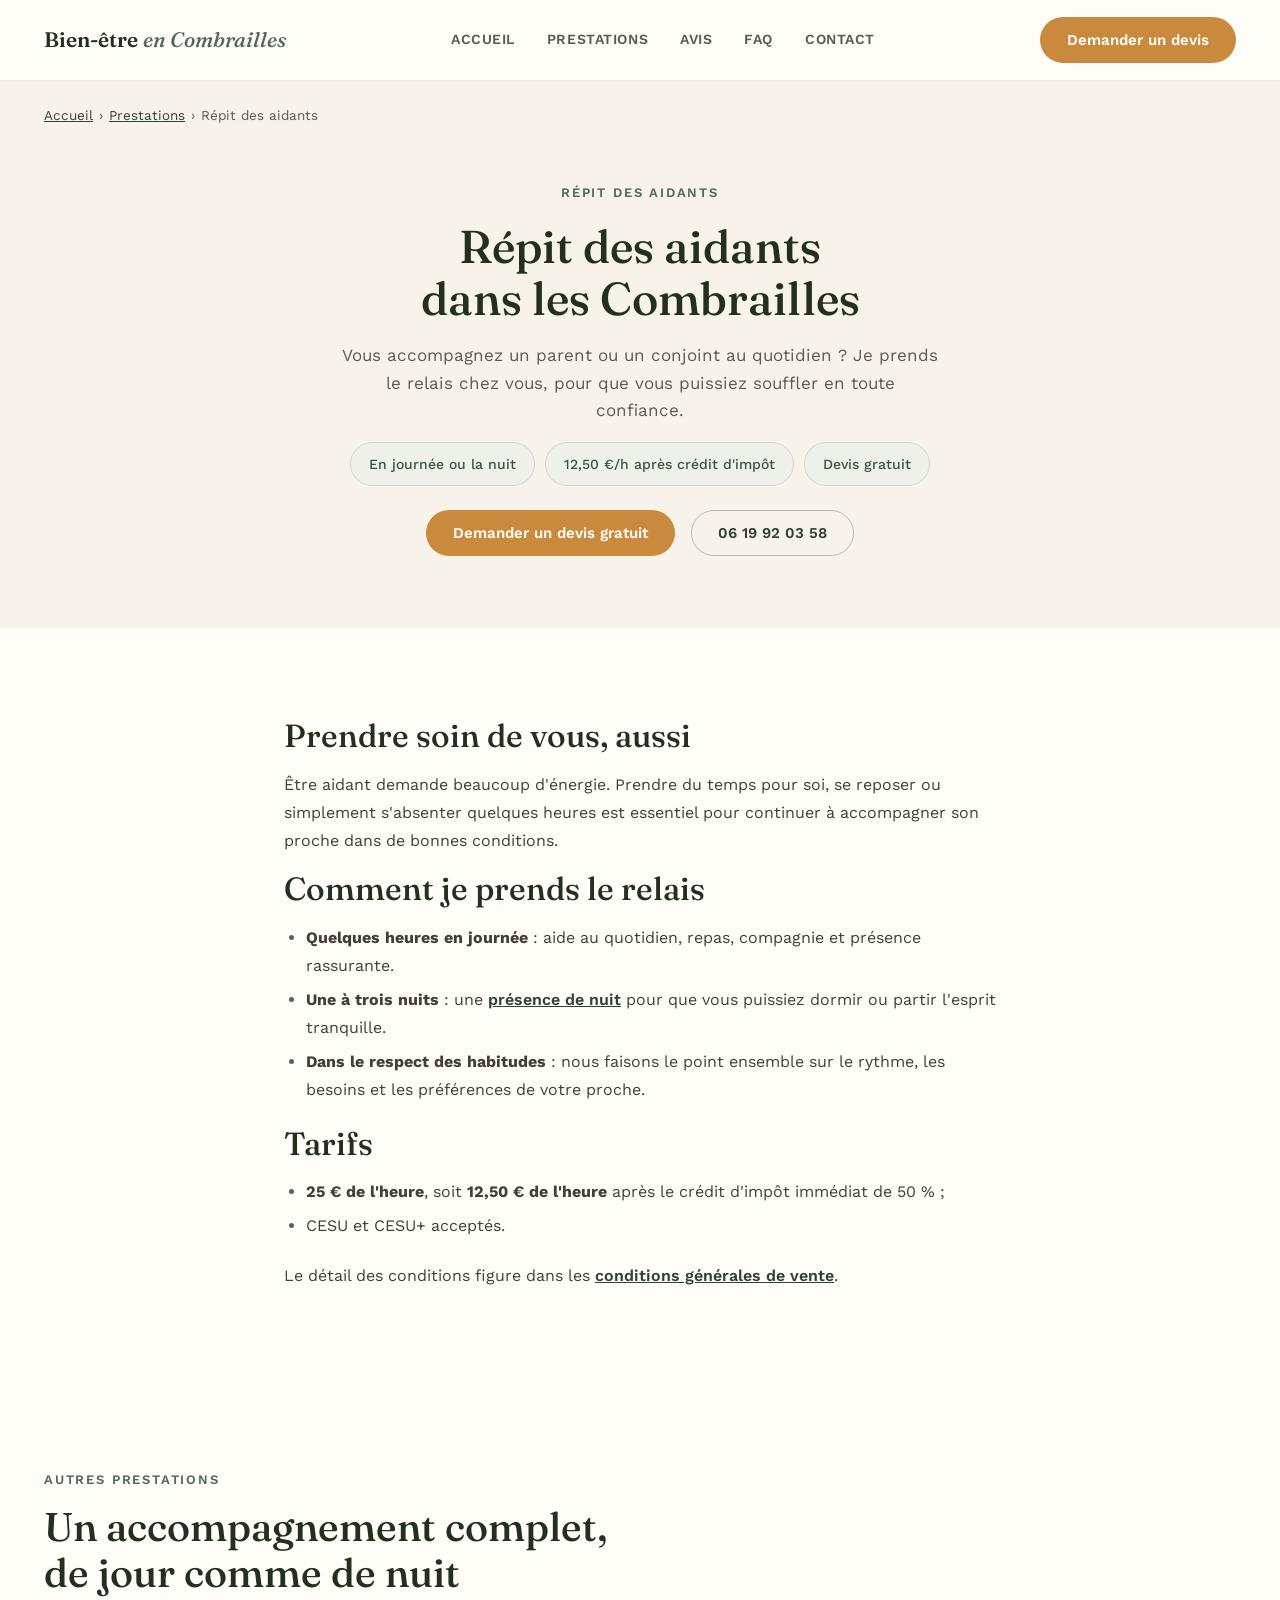
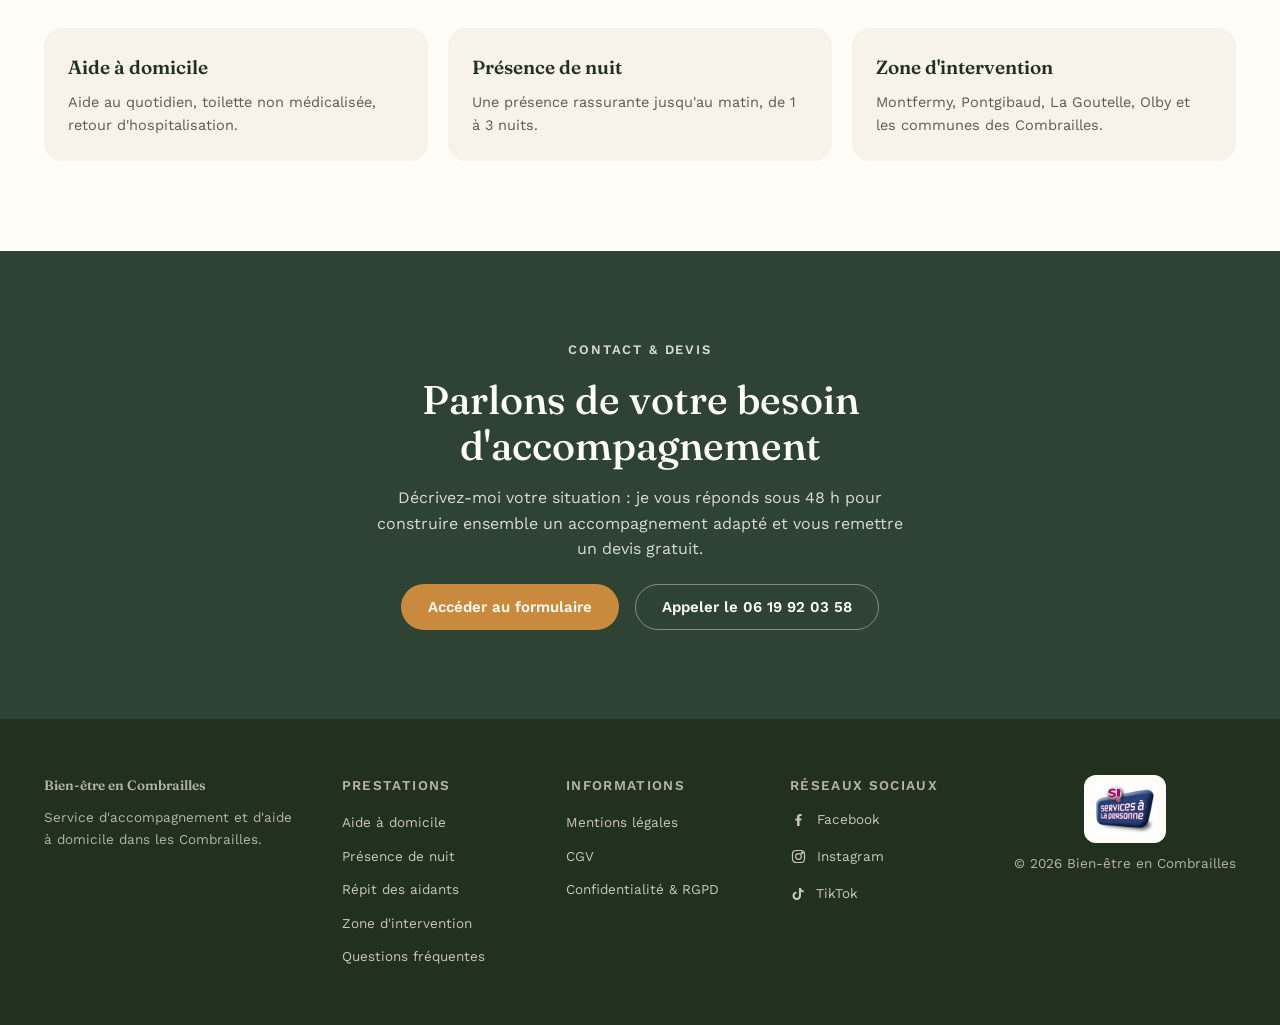
<file: repit-des-aidants.html>
<!doctype html>
<html lang="fr">
  <head>
    <!-- Google tag (gtag.js) -->
<script async src="https://www.googletagmanager.com/gtag/js?id=G-G05C7C3BSX"></script>
<script>
  window.dataLayer = window.dataLayer || [];
  function gtag(){dataLayer.push(arguments);}
  gtag('js', new Date());

  gtag('config', 'G-G05C7C3BSX');
</script>

    <meta charset="UTF-8" />
    <meta name="viewport" content="width=device-width, initial-scale=1.0" />
    <title>Répit des aidants dans les Combrailles (63) | Bien-être en Combrailles</title>
    <meta
      name="description"
      content="Vous accompagnez un proche au quotidien ? Je prends le relais à domicile, en journée ou la nuit, pour vous permettre de souffler. Combrailles, crédit d'impôt de 50 %."
    />
    <meta
      name="keywords"
      content="répit des aidants, aidant familial, relais à domicile, garde personne âgée Combrailles, soutien aux aidants Puy-de-Dôme, Montfermy"
    />
    <link rel="canonical" href="https://bienetreencombrailles.fr/repit-des-aidants.html" />
    <link rel="icon" href="favicon.ico" sizes="any" />
    <link rel="icon" type="image/png" sizes="96x96" href="images/favicon-96.png" />
    <link rel="apple-touch-icon" href="images/apple-touch-icon.png" />

    <meta property="og:type" content="website" />
    <meta property="og:locale" content="fr_FR" />
    <meta property="og:site_name" content="Bien-être en Combrailles" />
    <meta property="og:url" content="https://bienetreencombrailles.fr/repit-des-aidants.html" />
    <meta property="og:title" content="Répit des aidants dans les Combrailles (63) | Bien-être en Combrailles" />
    <meta property="og:description" content="Vous accompagnez un proche au quotidien ? Je prends le relais à domicile, en journée ou la nuit, pour vous permettre de souffler. Combrailles, crédit d'impôt de 50 %." />
    <meta property="og:image" content="https://bienetreencombrailles.fr/images/og-bienetre-combrailles.jpg" />
    <meta name="twitter:card" content="summary_large_image" />

    <script type="application/ld+json">
      {
        "@context": "https://schema.org",
        "@type": "Service",
        "name": "Répit des aidants",
        "description": "Vous accompagnez un proche au quotidien ? Je prends le relais à domicile, en journée ou la nuit, pour vous permettre de souffler. Combrailles, crédit d'impôt de 50 %.",
        "url": "https://bienetreencombrailles.fr/repit-des-aidants.html",
        "serviceType": "Répit des aidants",
        "provider": {
          "@id": "https://bienetreencombrailles.fr/#entreprise"
        },
        "areaServed": {
          "@type": "AdministrativeArea",
          "name": "Combrailles, Puy-de-Dôme"
        },
        "offers": [
          {
            "@type": "Offer",
            "name": "Répit des aidants",
            "priceSpecification": {
              "@type": "UnitPriceSpecification",
              "price": 25,
              "priceCurrency": "EUR",
              "unitText": "heure"
            }
          }
        ]
      }
    </script>

    <script type="application/ld+json">
      {
        "@context": "https://schema.org",
        "@type": "BreadcrumbList",
        "itemListElement": [
          {
            "@type": "ListItem",
            "position": 1,
            "name": "Accueil",
            "item": "https://bienetreencombrailles.fr/"
          },
          {
            "@type": "ListItem",
            "position": 2,
            "name": "Prestations",
            "item": "https://bienetreencombrailles.fr/#prestation"
          },
          {
            "@type": "ListItem",
            "position": 3,
            "name": "Répit des aidants",
            "item": "https://bienetreencombrailles.fr/repit-des-aidants.html"
          }
        ]
      }
    </script>

    <link
      rel="preload"
      href="fonts/work-sans-normal-latin.woff2"
      as="font"
      type="font/woff2"
      crossorigin
    />
    <link
      rel="preload"
      href="fonts/fraunces-normal-latin.woff2"
      as="font"
      type="font/woff2"
      crossorigin
    />
    <link rel="stylesheet" href="styles.css" />
  </head>
  <body>
    <!-- ============ EN-TÊTE ============ -->
    <header class="site-header">
      <div class="container header-inner">
        <a class="brand" href="index.html">
          Bien-être <em>en Combrailles</em>
        </a>

        <button
          id="nav-toggle"
          class="nav-toggle"
          aria-expanded="false"
          aria-controls="navbar"
          aria-label="Ouvrir le menu"
        >
          <span class="hamburger"></span>
        </button>

        <nav id="navbar" class="nav-links" aria-label="Navigation principale">
          <a href="index.html#accueil">Accueil</a>
          <a href="index.html#prestation">Prestations</a>
          <a href="index.html#avis">Avis</a>
          <a href="index.html#faq">FAQ</a>
          <a href="FORM.html">Contact</a>
        </nav>

        <a class="btn btn-primary header-cta" href="FORM.html"
          >Demander un devis</a
        >
      </div>
    </header>

    <main>
      <div class="container">
        <nav class="breadcrumb" aria-label="Fil d'Ariane">
          <ol>
            <li><a href="index.html">Accueil</a></li>
            <li><a href="index.html#prestation">Prestations</a></li>
            <li aria-current="page">Répit des aidants</li>
          </ol>
        </nav>
        <div class="service-hero">
          <p class="eyebrow">Répit des aidants</p>
          <h1>Répit des aidants dans les Combrailles</h1>
          <p class="lead">
            Vous accompagnez un parent ou un conjoint au quotidien&nbsp;? Je prends le relais chez vous, pour que vous puissiez souffler en toute confiance.
          </p>
          <ul class="tag-list">
            <li class="tag">En journée ou la nuit</li>
            <li class="tag">12,50&nbsp;€/h après crédit d'impôt</li>
            <li class="tag">Devis gratuit</li>
          </ul>
          <div class="about-actions">
            <a class="btn btn-primary" href="FORM.html">Demander un devis gratuit</a>
            <a class="btn btn-ghost" href="tel:+33619920358">06 19 92 03 58</a>
          </div>
        </div>
      </div>

      <section class="section section-light">
        <div class="container prose">
          <h2>Prendre soin de vous, aussi</h2>
          <p>
            Être aidant demande beaucoup d'énergie. Prendre du temps pour soi,
            se reposer ou simplement s'absenter quelques heures est essentiel
            pour continuer à accompagner son proche dans de bonnes conditions.
          </p>

          <h2>Comment je prends le relais</h2>
          <ul>
            <li><strong>Quelques heures en journée</strong>&nbsp;: aide au quotidien, repas, compagnie et présence rassurante.</li>
            <li><strong>Une à trois nuits</strong>&nbsp;: une <a href="presence-de-nuit.html">présence de nuit</a> pour que vous puissiez dormir ou partir l'esprit tranquille.</li>
            <li><strong>Dans le respect des habitudes</strong>&nbsp;: nous faisons le point ensemble sur le rythme, les besoins et les préférences de votre proche.</li>
          </ul>

          <h2>Tarifs</h2>
          <ul>
            <li><strong>25&nbsp;€ de l'heure</strong>, soit <strong>12,50&nbsp;€ de l'heure</strong> après le crédit d'impôt immédiat de 50&nbsp;%&nbsp;;</li>
            <li>CESU et CESU+ acceptés.</li>
          </ul>
          <p>
            Le détail des conditions figure dans les
            <a href="cgv.html">conditions générales de vente</a>.
          </p>
        </div>
      </section>

      <section class="section section-light">
        <div class="container stack-32">
          <div class="section-head">
            <p class="eyebrow">Autres prestations</p>
            <h2>Un accompagnement complet, de jour comme de nuit</h2>
          </div>
          <div class="related">
            <a href="aide-a-domicile.html">
              <strong>Aide à domicile</strong>
              <span>Aide au quotidien, toilette non médicalisée, retour d'hospitalisation.</span>
            </a>
            <a href="presence-de-nuit.html">
              <strong>Présence de nuit</strong>
              <span>Une présence rassurante jusqu'au matin, de 1 à 3 nuits.</span>
            </a>
            <a href="index.html#zone">
              <strong>Zone d'intervention</strong>
              <span>Montfermy, Pontgibaud, La Goutelle, Olby et les communes des Combrailles.</span>
            </a>
          </div>
        </div>
      </section>

      <section class="section section-dark">
        <div class="container cta-band">
          <p class="eyebrow eyebrow-light">Contact &amp; devis</p>
          <h2>Parlons de votre besoin d'accompagnement</h2>
          <p>
            Décrivez-moi votre situation : je vous réponds sous 48&nbsp;h pour
            construire ensemble un accompagnement adapté et vous remettre un
            devis gratuit.
          </p>
          <div class="about-actions">
            <a class="btn btn-primary" href="FORM.html">Accéder au formulaire</a>
            <a class="btn btn-ghost" href="tel:+33619920358">Appeler le 06 19 92 03 58</a>
          </div>
        </div>
      </section>
    </main>

    <!-- ============ PIED DE PAGE ============ -->
    <footer class="site-footer">
      <div class="container footer-inner">
        <div>
          <p class="footer-title">Bien-être en Combrailles</p>
          <p>
            Service d'accompagnement et d'aide à domicile dans les Combrailles.
          </p>
        </div>

        <nav aria-label="Prestations">
          <p class="footer-heading">Prestations</p>
          <ul class="footer-list">
            <li><a href="aide-a-domicile.html">Aide à domicile</a></li>
            <li><a href="presence-de-nuit.html">Présence de nuit</a></li>
            <li><a href="repit-des-aidants.html">Répit des aidants</a></li>
            <li><a href="index.html#zone">Zone d'intervention</a></li>
            <li><a href="index.html#faq">Questions fréquentes</a></li>
          </ul>
        </nav>

        <nav aria-label="Informations légales">
          <p class="footer-heading">Informations</p>
          <ul class="footer-list">
            <li><a href="mentions-legales.html">Mentions légales</a></li>
            <li><a href="cgv.html">CGV</a></li>
            <li><a href="confidentialite.html">Confidentialité &amp; RGPD</a></li>
          </ul>
        </nav>

        <div>
          <p class="footer-heading">Réseaux sociaux</p>
          <ul class="social-links">
            <li>
              <a
                href="https://www.facebook.com/profile.php?id=100078286507994"
                target="_blank"
                rel="noopener noreferrer"
                aria-label="Facebook"
              >
                <svg
                  width="17"
                  height="17"
                  viewBox="0 0 24 24"
                  fill="currentColor"
                  aria-hidden="true"
                >
                  <path
                    d="M13.5 21v-7.5H16l.4-3H13.5V8.4c0-.87.24-1.46 1.5-1.46H16.5V4.35C16.2 4.31 15.2 4.2 14 4.2c-2.4 0-4 1.46-4 4.15V10.5H7.5v3H10V21h3.5z"
                  />
                </svg>
                Facebook
              </a>
            </li>
            <li>
              <a
                href="https://instagram.com/combrailleshypno63?igshid=NTc4MTIwNjQ2YQ=="
                target="_blank"
                rel="noopener noreferrer"
                aria-label="Instagram"
              >
                <svg
                  width="17"
                  height="17"
                  viewBox="0 0 24 24"
                  fill="none"
                  stroke="currentColor"
                  stroke-width="1.7"
                  aria-hidden="true"
                >
                  <rect x="3.5" y="3.5" width="17" height="17" rx="5" />
                  <circle cx="12" cy="12" r="4" />
                  <circle cx="17.2" cy="6.8" r="1" />
                </svg>
                Instagram
              </a>
            </li>
            <li>
              <a
                href="https://www.tiktok.com/@bienetrehypnose.c?_r=1&_t=ZN-98CFfZgF0R5"
                target="_blank"
                rel="noopener noreferrer"
                aria-label="TikTok"
              >
                <svg
                  width="16"
                  height="16"
                  viewBox="0 0 24 24"
                  fill="currentColor"
                  aria-hidden="true"
                >
                  <path
                    d="M16.5 3c.4 2.1 1.8 3.6 4 3.9v3c-1.5-.1-2.8-.6-4-1.5v6.2c0 3.5-2.8 6.4-6.4 6.4S3.7 18.1 3.7 14.6c0-3.4 2.6-6.2 6-6.4v3.1c-1.6.2-2.9 1.6-2.9 3.3 0 1.8 1.5 3.3 3.3 3.3s3.3-1.5 3.3-3.3V3h3.1z"
                  />
                </svg>
                TikTok
              </a>
            </li>
          </ul>
        </div>

        <div class="footer-right">
          <img
            src="images/logo-sap.webp"
            alt="Logo Services à la personne"
            class="logo-service-AP"
            width="81"
            height="68"
            loading="lazy"
          />
          <p class="footer-copy">
            &copy; <span id="year"></span> Bien-être en Combrailles
          </p>
        </div>
      </div>
    </footer>

    <script src="script.js" defer></script>
  </body>
</html>
</file>
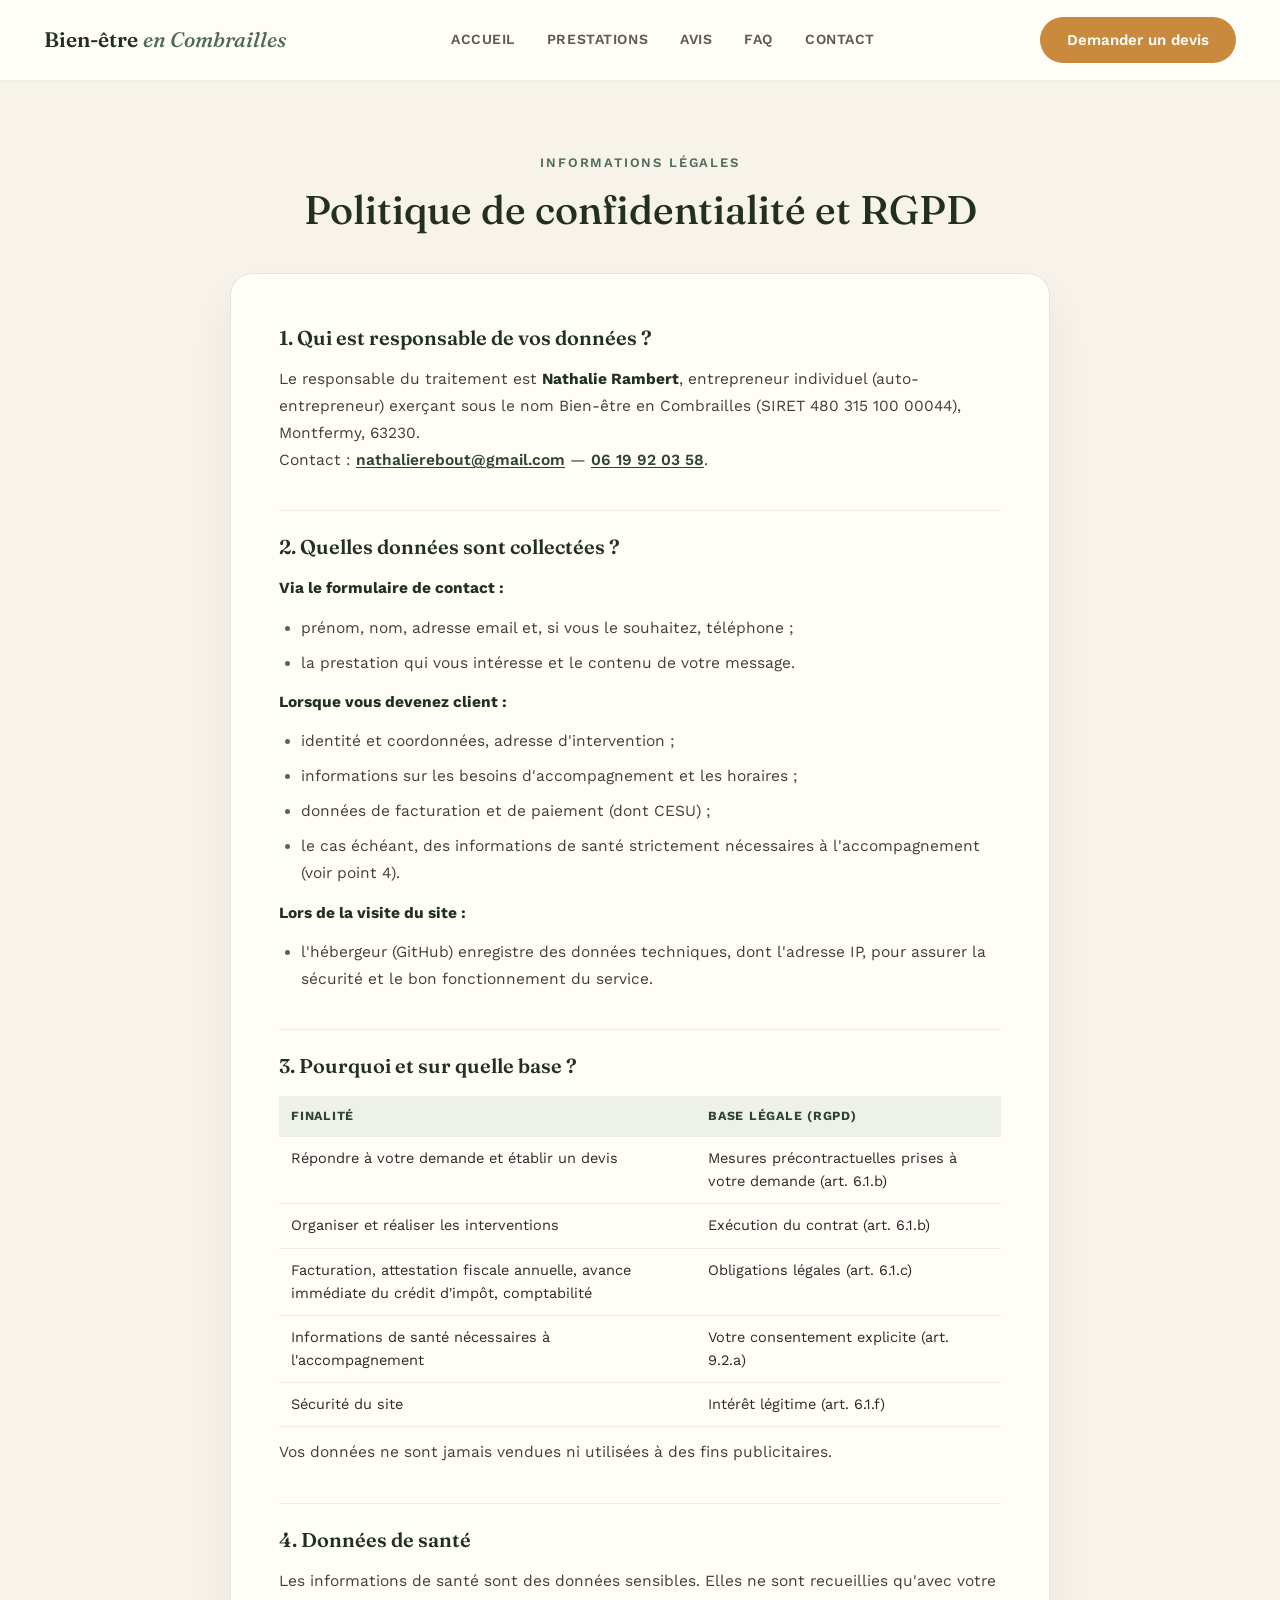
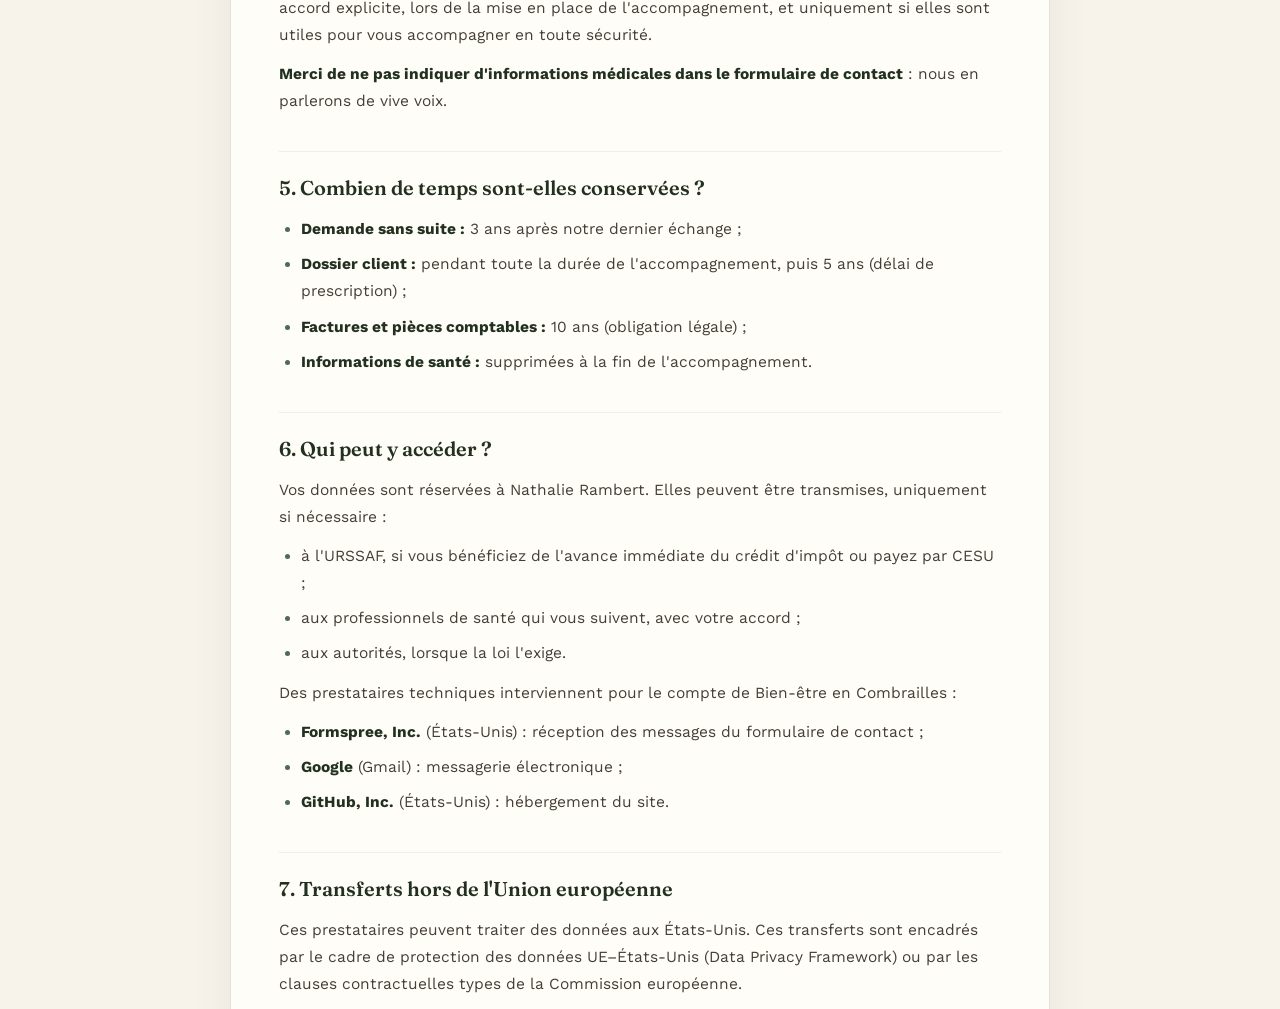
<file: rgpd.html>
<!doctype html>
<html lang="fr">
  <head>
    <meta charset="UTF-8" />
    <meta name="viewport" content="width=device-width, initial-scale=1.0" />
    <title>RGPD — Bien-être en Combrailles</title>
    <!-- Page fusionnée avec la politique de confidentialité -->
    <meta name="robots" content="noindex, follow" />
    <link
      rel="canonical"
      href="https://bienetreencombrailles.fr/confidentialite.html"
    />
    <meta http-equiv="refresh" content="0; url=confidentialite.html" />
  </head>
  <body>
    <p>
      Cette page a été déplacée :
      <a href="confidentialite.html">politique de confidentialité et RGPD</a>.
    </p>
  </body>
</html>
</file>
<file: styles.css>
/* =========================================================
   Bien-être en Combrailles — refonte
   Palette sauge / crème / miel · Fraunces + Work Sans
   ========================================================= */

/* Polices hébergées localement (licence SIL Open Font License) */

@font-face {
  font-family: "Fraunces";
  font-style: italic;
  font-weight: 500;
  font-display: swap;
  src: url("fonts/fraunces-italic-latin-ext.woff2") format("woff2");
  unicode-range: U+0100-02BA, U+02BD-02C5, U+02C7-02CC, U+02CE-02D7, U+02DD-02FF, U+0304, U+0308, U+0329, U+1D00-1DBF, U+1E00-1E9F, U+1EF2-1EFF, U+2020, U+20A0-20AB, U+20AD-20C4, U+2113, U+2C60-2C7F, U+A720-A7FF;
}

@font-face {
  font-family: "Fraunces";
  font-style: italic;
  font-weight: 500;
  font-display: swap;
  src: url("fonts/fraunces-italic-latin.woff2") format("woff2");
  unicode-range: U+0000-00FF, U+0131, U+0152-0153, U+02BB-02BC, U+02C6, U+02DA, U+02DC, U+0304, U+0308, U+0329, U+2000-206F, U+20AC, U+2122, U+2191, U+2193, U+2212, U+2215, U+FEFF, U+FFFD;
}

@font-face {
  font-family: "Fraunces";
  font-style: normal;
  font-weight: 400 600;
  font-display: swap;
  src: url("fonts/fraunces-normal-latin-ext.woff2") format("woff2");
  unicode-range: U+0100-02BA, U+02BD-02C5, U+02C7-02CC, U+02CE-02D7, U+02DD-02FF, U+0304, U+0308, U+0329, U+1D00-1DBF, U+1E00-1E9F, U+1EF2-1EFF, U+2020, U+20A0-20AB, U+20AD-20C4, U+2113, U+2C60-2C7F, U+A720-A7FF;
}

@font-face {
  font-family: "Fraunces";
  font-style: normal;
  font-weight: 400 600;
  font-display: swap;
  src: url("fonts/fraunces-normal-latin.woff2") format("woff2");
  unicode-range: U+0000-00FF, U+0131, U+0152-0153, U+02BB-02BC, U+02C6, U+02DA, U+02DC, U+0304, U+0308, U+0329, U+2000-206F, U+20AC, U+2122, U+2191, U+2193, U+2212, U+2215, U+FEFF, U+FFFD;
}

@font-face {
  font-family: "Work Sans";
  font-style: normal;
  font-weight: 400 700;
  font-display: swap;
  src: url("fonts/work-sans-normal-latin-ext.woff2") format("woff2");
  unicode-range: U+0100-02BA, U+02BD-02C5, U+02C7-02CC, U+02CE-02D7, U+02DD-02FF, U+0304, U+0308, U+0329, U+1D00-1DBF, U+1E00-1E9F, U+1EF2-1EFF, U+2020, U+20A0-20AB, U+20AD-20C4, U+2113, U+2C60-2C7F, U+A720-A7FF;
}

@font-face {
  font-family: "Work Sans";
  font-style: normal;
  font-weight: 400 700;
  font-display: swap;
  src: url("fonts/work-sans-normal-latin.woff2") format("woff2");
  unicode-range: U+0000-00FF, U+0131, U+0152-0153, U+02BB-02BC, U+02C6, U+02DA, U+02DC, U+0304, U+0308, U+0329, U+2000-206F, U+20AC, U+2122, U+2191, U+2193, U+2212, U+2215, U+FEFF, U+FFFD;
}

:root {
  --creme: #f7f3ea;
  --card: #fffdf8;
  --sauge: #4f6a5a;
  --sauge-dark: #2f4335;
  --ink-dark: #22301f;
  --ink: #2b2a26;
  --body-text: #443f36;
  --muted: #5c5a52;
  --gold: #c98a3e;
  --gold-soft: #f4e7d4;
  --gold-ink: #8a5a1d;
  --tag-bg: #eef1ea;
  --tag-border: rgba(79, 106, 90, 0.18);
  --hairline: rgba(43, 42, 38, 0.07);

  --serif: "Fraunces", Georgia, "Times New Roman", serif;
  --sans:
    "Work Sans", -apple-system, BlinkMacSystemFont, "Segoe UI", sans-serif;

  --gutter: 24px;
  --maxw: 1240px;
}

* {
  box-sizing: border-box;
}

html {
  scroll-behavior: smooth;
  scroll-padding-top: 88px;
}

body {
  margin: 0;
  background: var(--creme);
  color: var(--ink);
  font-family: var(--sans);
  font-size: 16px;
  line-height: 1.6;
  -webkit-font-smoothing: antialiased;
}

img {
  max-width: 100%;
}

a {
  color: inherit;
}

.container {
  width: 100%;
  max-width: var(--maxw);
  margin: 0 auto;
  padding-inline: var(--gutter);
}

/* ---------- Typographie ---------- */

.eyebrow {
  font-size: 13px;
  font-weight: 600;
  letter-spacing: 0.14em;
  text-transform: uppercase;
  color: var(--sauge);
  margin: 0;
}

.eyebrow-light {
  color: #e7e2d3;
}

h1,
h2,
h3,
h4 {
  font-family: var(--serif);
  color: var(--ink-dark);
  font-weight: 500;
  margin: 0;
  text-wrap: balance;
}

h2 {
  font-size: clamp(27px, 3.4vw, 40px);
  line-height: 1.15;
}

h3 {
  font-size: 19px;
  font-weight: 600;
}

p {
  margin: 0;
}

/* ---------- Boutons & étiquettes ---------- */

.btn {
  display: inline-flex;
  align-items: center;
  justify-content: center;
  border-radius: 999px;
  padding: 13px 26px;
  font-family: var(--sans);
  font-weight: 600;
  font-size: 15px;
  line-height: 1.2;
  text-decoration: none;
  border: 1.5px solid transparent;
  cursor: pointer;
  transition:
    opacity 0.15s ease,
    background 0.15s ease;
  min-height: 46px;
}

.btn:hover {
  opacity: 0.88;
}

.btn-primary {
  background: var(--gold);
  color: var(--card);
}

.btn-ghost {
  background: transparent;
  color: var(--sauge-dark);
  border-color: rgba(47, 67, 53, 0.32);
}

.btn-light {
  background: var(--card);
  color: var(--sauge-dark);
  border-color: rgba(47, 67, 53, 0.18);
}

.btn-review {
  background: var(--sauge-dark);
  color: #fffdf8;
  border-color: var(--sauge-dark);
  box-shadow: 0 10px 24px rgba(34, 48, 31, 0.22);
  gap: 10px;
}

.tag {
  display: inline-flex;
  align-items: center;
  border-radius: 999px;
  padding: 10px 18px;
  font-size: 14px;
  font-weight: 500;
  background: var(--tag-bg);
  color: #3c5346;
  border: 1px solid var(--tag-border);
}

.tag-list {
  display: flex;
  flex-wrap: wrap;
  gap: 10px;
  list-style: none;
  margin: 0;
  padding: 0;
}

.icon-circle {
  width: 46px;
  height: 46px;
  border-radius: 50%;
  background: #e7ece6;
  display: flex;
  align-items: center;
  justify-content: center;
  flex: 0 0 auto;
}

/* ---------- En-tête / navigation ---------- */

.site-header {
  position: sticky;
  top: 0;
  z-index: 50;
  background: var(--card);
  border-bottom: 1px solid var(--hairline);
}

.header-inner {
  display: flex;
  align-items: center;
  justify-content: space-between;
  gap: 20px;
  min-height: 80px;
}

.brand {
  font-family: var(--serif);
  font-weight: 600;
  font-size: 21px;
  color: var(--ink-dark);
  text-decoration: none;
  line-height: 1.2;
}

.brand em {
  font-style: italic;
  font-weight: 500;
  color: var(--sauge);
}

.nav-links {
  display: flex;
  gap: 32px;
}

.nav-links a {
  font-size: 14px;
  font-weight: 600;
  letter-spacing: 0.04em;
  text-transform: uppercase;
  color: var(--muted);
  text-decoration: none;
  padding: 6px 0;
  border-bottom: 2px solid transparent;
}

.nav-links a:hover,
.nav-links a.is-active {
  color: var(--ink-dark);
  border-bottom-color: var(--gold);
}

.header-cta {
  display: inline-flex;
}

.nav-toggle {
  display: none;
  width: 46px;
  height: 46px;
  border-radius: 12px;
  border: none;
  background: var(--tag-bg);
  cursor: pointer;
  align-items: center;
  justify-content: center;
  padding: 0;
}

.nav-toggle .hamburger,
.nav-toggle .hamburger::before,
.nav-toggle .hamburger::after {
  display: block;
  width: 20px;
  height: 2px;
  border-radius: 2px;
  background: var(--ink-dark);
  content: "";
}

.nav-toggle .hamburger {
  position: relative;
}

.nav-toggle .hamburger::before {
  position: absolute;
  top: -6px;
}

.nav-toggle .hamburger::after {
  position: absolute;
  top: 6px;
}

/* ---------- Bandeau photo ---------- */

/* La bannière est affichée en entier, jamais recadrée :
   sa largeur est limitée et sa hauteur suit son ratio. */
.hero {
  width: 100%;
  background: var(--creme);
  line-height: 0;
  padding: clamp(16px, 2.5vw, 32px) var(--gutter) 0;
}

.hero img {
  display: block;
  width: 100%;
  max-width: 980px;
  height: auto;
  margin: 0 auto;
  border-radius: clamp(12px, 1.6vw, 20px);
  box-shadow: 0 18px 40px rgba(34, 48, 31, 0.12);
}

/* ---------- Sections ---------- */

.section {
  padding-block: clamp(56px, 7vw, 96px);
}

.section-light {
  background: var(--card);
}

.section-dark {
  background: var(--sauge-dark);
  color: #fffdf8;
}

.section-head {
  display: flex;
  flex-direction: column;
  gap: 14px;
  max-width: 640px;
}

/* ---------- Qui suis-je ---------- */

.about {
  padding-block: clamp(40px, 5vw, 72px) clamp(56px, 7vw, 104px);
  display: flex;
  flex-direction: column;
  gap: clamp(40px, 5vw, 64px);
}

.about-intro {
  display: flex;
  flex-direction: column;
  align-items: center;
  text-align: center;
  gap: 18px;
  max-width: 760px;
  margin: 0 auto;
}

.about-intro h1 {
  font-size: clamp(30px, 4.4vw, 48px);
  line-height: 1.12;
}

.about-intro .lead {
  font-size: clamp(15px, 1.4vw, 17px);
  color: var(--muted);
  max-width: 580px;
}

.about-intro .tag-list {
  justify-content: center;
}

.about-actions {
  display: flex;
  gap: 16px;
  flex-wrap: wrap;
  justify-content: center;
  margin-top: 6px;
}

.about-body {
  display: grid;
  grid-template-columns: 460px 1fr;
  gap: clamp(32px, 5vw, 72px);
  align-items: start;
}

.about-photo {
  position: relative;
  margin-bottom: 28px;
}

.about-photo img {
  width: 100%;
  height: 560px;
  object-fit: cover;
  border-radius: 20px;
  display: block;
}

.nametag {
  position: absolute;
  left: 24px;
  bottom: -28px;
  background: var(--card);
  border-radius: 14px;
  padding: 16px 20px;
  box-shadow: 0 18px 40px rgba(43, 42, 38, 0.16);
  border: 1px solid rgba(43, 42, 38, 0.06);
}

.nametag strong {
  display: block;
  font-family: var(--serif);
  font-weight: 600;
  font-size: 18px;
  color: var(--ink-dark);
}

.nametag span {
  font-size: 13px;
  color: var(--muted);
}

.about-text {
  display: flex;
  flex-direction: column;
  gap: 18px;
  padding-top: 8px;
}

.about-text h2 {
  font-size: clamp(24px, 2.6vw, 34px);
}

.about-text p {
  font-size: 16px;
  line-height: 1.7;
  color: var(--body-text);
  max-width: 60ch;
}

/* ---------- Prestations ---------- */

.cards {
  display: grid;
  grid-template-columns: repeat(auto-fit, minmax(260px, 1fr));
  gap: 24px;
  margin-top: 8px;
}

.card {
  background: var(--creme);
  border-radius: 18px;
  padding: 28px;
  display: flex;
  flex-direction: column;
  gap: 14px;
}

.section-light .card {
  background: var(--creme);
}

.card h3 {
  font-size: 19px;
}

.card p {
  font-size: 14.5px;
  line-height: 1.6;
  color: var(--muted);
}

.stack-32 {
  display: flex;
  flex-direction: column;
  gap: 32px;
}

/* ---------- Tarifs ---------- */

.pricing {
  display: flex;
  align-items: center;
  justify-content: space-between;
  gap: 40px;
  flex-wrap: wrap;
}

.pricing-copy {
  max-width: 440px;
  display: flex;
  flex-direction: column;
  gap: 14px;
}

.pricing-copy h2 {
  color: #fffdf8;
  font-size: clamp(24px, 2.8vw, 34px);
}

.pricing-copy p {
  font-size: 15px;
  color: rgba(255, 253, 248, 0.82);
}

.pricing-figures {
  display: flex;
  align-items: center;
  gap: 18px;
  flex-wrap: wrap;
}

.price-box {
  background: rgba(255, 253, 248, 0.08);
  border: 1px solid rgba(255, 253, 248, 0.18);
  border-radius: 16px;
  padding: 22px 28px;
  text-align: center;
  min-width: 180px;
}

.price-box.is-final {
  background: var(--gold);
  border-color: var(--gold);
}

.price-label {
  font-size: 12px;
  letter-spacing: 0.1em;
  text-transform: uppercase;
  color: rgba(255, 253, 248, 0.68);
}

.price-box.is-final .price-label {
  color: rgba(255, 253, 248, 0.9);
}

.price-amount {
  font-family: var(--serif);
  font-size: 36px;
  font-weight: 600;
  color: #fffdf8;
  margin-top: 6px;
}

.price-amount span {
  font-size: 16px;
  font-weight: 400;
}

.price-arrow {
  color: #e7e2d3;
  flex: 0 0 auto;
}

/* ---------- Présence de nuit ---------- */

.night {
  display: grid;
  grid-template-columns: 420px 1fr;
  gap: clamp(32px, 5vw, 64px);
  align-items: start;
}

.night-intro {
  display: flex;
  flex-direction: column;
  gap: 14px;
}

.night-intro p {
  font-size: 16px;
  line-height: 1.7;
  color: var(--body-text);
}

.night-cards {
  display: grid;
  grid-template-columns: repeat(auto-fit, minmax(240px, 1fr));
  gap: 24px;
}

.night-card {
  background: var(--card);
  border: 1px solid var(--tag-border);
  border-radius: 18px;
  padding: 28px;
  display: flex;
  flex-direction: column;
  gap: 4px;
}

.night-card h3 {
  font-size: 20px;
}

.night-hours {
  font-size: 13px;
  letter-spacing: 0.08em;
  text-transform: uppercase;
  color: var(--muted);
}

.night-price {
  font-family: var(--serif);
  font-size: 34px;
  font-weight: 600;
  color: var(--sauge-dark);
  margin-top: 14px;
}

.night-price span {
  font-family: var(--sans);
  font-size: 15px;
  font-weight: 400;
  color: var(--muted);
}

.credit-badge {
  align-self: flex-start;
  border-radius: 999px;
  background: var(--gold-soft);
  color: var(--gold-ink);
  font-size: 13px;
  font-weight: 600;
  padding: 7px 14px;
  margin-top: 10px;
}

/* ---------- Avis ---------- */

/* Deux colonnes : invitation à laisser un avis + avis clients */
.reviews {
  display: grid;
  grid-template-columns: minmax(0, 1fr) minmax(0, 1fr);
  gap: clamp(32px, 5vw, 72px);
  align-items: center;
}

.reviews-intro {
  display: flex;
  flex-direction: column;
  align-items: flex-start;
  gap: 16px;
}

.reviews-intro h2 {
  max-width: 560px;
}

.reviews-intro p {
  color: var(--muted);
  max-width: 480px;
}

.reviews-list {
  display: flex;
  flex-direction: column;
  gap: 16px;
}

.review-card {
  margin: 0;
  background: var(--card);
  border: 1px solid var(--tag-border);
  border-radius: 18px;
  padding: 24px 26px;
  display: flex;
  flex-direction: column;
  gap: 14px;
  box-shadow: 0 14px 32px rgba(34, 48, 31, 0.07);
}

.review-card-compact {
  flex-direction: row;
  align-items: center;
  justify-content: space-between;
  flex-wrap: wrap;
  padding-block: 18px;
}

.review-stars {
  color: var(--gold);
  font-size: 18px;
  letter-spacing: 3px;
  line-height: 1;
}

.review-card blockquote {
  margin: 0;
}

.review-card blockquote p {
  font-family: var(--serif);
  font-size: 20px;
  font-style: italic;
  font-weight: 500;
  line-height: 1.4;
  color: var(--ink-dark);
}

.review-card figcaption {
  display: flex;
  align-items: center;
  gap: 12px;
  font-size: 14px;
}

.review-card figcaption strong {
  display: block;
  color: var(--ink-dark);
}

.review-meta {
  display: block;
  font-size: 13px;
  color: var(--muted);
}

.review-avatar {
  flex: 0 0 auto;
  width: 38px;
  height: 38px;
  border-radius: 50%;
  display: inline-flex;
  align-items: center;
  justify-content: center;
  background: var(--tag-bg);
  color: var(--sauge-dark);
  font-family: var(--serif);
  font-weight: 600;
  font-size: 16px;
}

.reviews-all {
  font-size: 14.5px;
}

/* ---------- Contact & carte ---------- */

.contact-grid {
  display: grid;
  grid-template-columns: 1fr 1fr;
  gap: clamp(32px, 5vw, 64px);
  align-items: start;
}

.contact-copy {
  display: flex;
  flex-direction: column;
  gap: 16px;
}

.contact-copy p {
  color: var(--muted);
  max-width: 46ch;
}

.contact-list {
  list-style: none;
  margin: 4px 0 0;
  padding: 0;
  display: flex;
  flex-direction: column;
  gap: 12px;
  font-size: 15px;
  color: #3c3a34;
}

.contact-list li {
  display: flex;
  align-items: center;
  gap: 12px;
}

.contact-list a {
  color: inherit;
  text-decoration: none;
}

.contact-list a:hover {
  text-decoration: underline;
}

.map-container {
  position: relative;
  width: 100%;
  height: 320px;
  border-radius: 18px;
  overflow: hidden;
  border: 1px solid var(--tag-border);
}

.map-container iframe {
  width: 100%;
  height: 100%;
  border: 0;
  display: block;
}

.map-consent {
  height: 100%;
  display: flex;
  flex-direction: column;
  align-items: center;
  justify-content: center;
  gap: 12px;
  padding: 24px 24px 72px;
  text-align: center;
  color: var(--sauge-dark);
  background:
    radial-gradient(circle at 30% 30%, rgba(79, 106, 90, 0.12), transparent 60%),
    var(--tag-bg);
}

.map-consent p {
  max-width: 34ch;
  font-size: 13.5px;
  line-height: 1.5;
  color: var(--muted);
}

.map-overlay {
  position: absolute;
  left: 16px;
  bottom: 16px;
  background: var(--card);
  border-radius: 12px;
  padding: 10px 14px;
  font-size: 13px;
  line-height: 1.4;
  box-shadow: 0 10px 24px rgba(43, 42, 38, 0.18);
  display: flex;
  align-items: center;
  gap: 8px;
}

/* ---------- Pied de page ---------- */

.site-footer {
  background: var(--ink-dark);
  color: #e7e2d3;
  padding-block: 56px;
}

.footer-inner {
  display: grid;
  grid-template-columns: 1.4fr 1fr 1fr 1fr auto;
  gap: 40px;
  align-items: start;
}

.footer-title {
  font-family: var(--serif);
  font-size: 19px;
  font-weight: 600;
  color: #fffdf8;
  margin: 0 0 10px;
}

.footer-inner p {
  font-size: 13.5px;
  line-height: 1.6;
  color: rgba(231, 226, 211, 0.75);
}

.footer-heading {
  font-size: 12px;
  letter-spacing: 0.1em;
  text-transform: uppercase;
  color: rgba(231, 226, 211, 0.5);
  margin: 0 0 12px;
  font-family: var(--sans);
  font-weight: 600;
}

.footer-list {
  list-style: none;
  margin: 0;
  padding: 0;
  display: flex;
  flex-direction: column;
  gap: 8px;
}

.footer-list a {
  font-size: 13.5px;
  color: rgba(231, 226, 211, 0.85);
  text-decoration: none;
}

.footer-list a:hover {
  color: #fffdf8;
  text-decoration: underline;
}

.social-links {
  list-style: none;
  margin: 0;
  padding: 0;
  display: flex;
  flex-direction: column;
  gap: 10px;
}

.social-links a {
  display: inline-flex;
  align-items: center;
  gap: 10px;
  font-size: 13.5px;
  color: rgba(231, 226, 211, 0.85);
  text-decoration: none;
}

.social-links a:hover {
  color: #fffdf8;
}

.social-links svg {
  flex: 0 0 auto;
}

.footer-right {
  display: flex;
  flex-direction: column;
  align-items: center;
  gap: 10px;
}

.logo-service-AP {
  background: var(--card);
  border-radius: 12px;
  padding: 8px 10px;
  height: 68px;
  width: auto;
  display: block;
  object-fit: contain;
}

.footer-copy {
  font-size: 11px;
  color: rgba(231, 226, 211, 0.55);
}

/* =========================================================
   Pages légales (mentions, RGPD, CGV, confidentialité)
   ========================================================= */

.legal-page {
  padding-block: clamp(40px, 6vw, 72px) clamp(56px, 8vw, 96px);
}

.legal-head {
  display: flex;
  flex-direction: column;
  align-items: center;
  text-align: center;
  gap: 12px;
  margin-bottom: 40px;
}

.legal-head h1 {
  font-size: clamp(28px, 3.8vw, 40px);
  line-height: 1.18;
}

.legal-content {
  width: 100%;
  max-width: 820px;
  margin: 0 auto;
  background: var(--card);
  border: 1px solid rgba(79, 106, 90, 0.16);
  border-radius: 22px;
  padding: clamp(24px, 4vw, 48px);
  box-shadow: 0 24px 48px rgba(43, 42, 38, 0.06);
}

.legal-content h3 {
  font-size: 20px;
  margin-top: 36px;
  padding-top: 20px;
  border-top: 1px solid var(--hairline);
}

.legal-content > h3:first-child {
  margin-top: 0;
  padding-top: 0;
  border-top: 0;
}

.legal-content h4 {
  font-size: 17px;
  font-weight: 600;
  margin-top: 22px;
}

.legal-content p {
  margin-top: 12px;
  font-size: 15.5px;
  line-height: 1.75;
  color: var(--body-text);
}

.legal-content ul,
.legal-content ol {
  margin: 12px 0 0;
  padding-left: 22px;
  font-size: 15.5px;
  line-height: 1.75;
  color: var(--body-text);
}

.legal-content li {
  margin-bottom: 8px;
}

.legal-content li::marker {
  color: var(--sauge);
}

.legal-content a {
  color: var(--sauge-dark);
  font-weight: 600;
  text-decoration: underline;
  text-underline-offset: 2px;
}

.legal-content strong {
  color: var(--ink-dark);
}

.legal-content .legal-img {
  display: block;
  width: 100%;
  max-width: 360px;
  height: auto;
  margin: 18px auto 0;
  border-radius: 12px;
}

.legal-content table {
  width: 100%;
  border-collapse: collapse;
  margin-top: 14px;
  font-size: 14.5px;
}

.legal-content th,
.legal-content td {
  text-align: left;
  vertical-align: top;
  padding: 10px 12px;
  border-bottom: 1px solid var(--hairline);
}

.legal-content th {
  font-size: 12.5px;
  letter-spacing: 0.06em;
  text-transform: uppercase;
  color: var(--sauge-dark);
  background: var(--tag-bg);
}

.legal-box {
  margin-top: 16px;
  padding: 4px 20px 18px;
  border: 1px dashed rgba(79, 106, 90, 0.45);
  border-radius: 14px;
  background: var(--creme);
}

.legal-update {
  margin-top: 30px !important;
  font-style: italic;
  color: var(--muted) !important;
}

/* =========================================================
   Page formulaire
   ========================================================= */

.form-page {
  padding-block: clamp(40px, 6vw, 72px) clamp(56px, 8vw, 104px);
}

.form-intro {
  display: flex;
  flex-direction: column;
  align-items: center;
  text-align: center;
  gap: 12px;
  margin-bottom: 40px;
}

.form-intro h1 {
  font-size: clamp(28px, 3.8vw, 40px);
  line-height: 1.18;
}

.form-intro p {
  color: var(--muted);
}

/* Carte en deux colonnes : coordonnées + formulaire */
.contact-card {
  max-width: 1000px;
  margin: 0 auto;
  display: grid;
  grid-template-columns: 340px 1fr;
  background: #ffffff;
  border-radius: 26px;
  overflow: hidden;
  border: 1px solid rgba(79, 106, 90, 0.2);
  box-shadow:
    0 2px 6px rgba(34, 48, 31, 0.05),
    0 30px 60px rgba(34, 48, 31, 0.14);
}

.contact-aside {
  position: relative;
  background: var(--sauge-dark);
  color: #e7e2d3;
  padding: clamp(28px, 4vw, 44px) clamp(24px, 3vw, 36px);
  display: flex;
  flex-direction: column;
  gap: 32px;
  overflow: hidden;
}

/* Halo décoratif */
.contact-aside::after {
  content: "";
  position: absolute;
  width: 260px;
  height: 260px;
  right: -110px;
  bottom: -110px;
  border-radius: 50%;
  background: radial-gradient(circle, rgba(201, 138, 62, 0.35), transparent 70%);
  pointer-events: none;
}

.contact-person {
  display: flex;
  align-items: center;
  gap: 14px;
}

.contact-avatar {
  width: 72px;
  height: 72px;
  border-radius: 50%;
  object-fit: cover;
  object-position: top;
  border: 3px solid rgba(255, 253, 248, 0.85);
  flex: 0 0 auto;
}

.contact-name {
  font-family: var(--serif);
  font-size: 20px;
  font-weight: 600;
  color: #fffdf8;
}

.contact-role {
  font-size: 13.5px;
  color: rgba(231, 226, 211, 0.75);
}

.contact-promises {
  list-style: none;
  margin: 0;
  padding: 0;
  display: flex;
  flex-direction: column;
  gap: 14px;
  font-size: 15px;
}

.contact-promises li {
  display: flex;
  align-items: center;
  gap: 12px;
}

.contact-promises svg {
  flex: 0 0 auto;
  width: 28px;
  height: 28px;
  padding: 5px;
  border-radius: 50%;
  background: rgba(255, 253, 248, 0.12);
  color: #f4e7d4;
}

.contact-direct {
  margin-top: auto;
  padding-top: 24px;
  border-top: 1px solid rgba(255, 253, 248, 0.15);
  display: flex;
  flex-direction: column;
  gap: 10px;
  position: relative;
  z-index: 1;
}

.contact-direct-title {
  font-size: 12px;
  letter-spacing: 0.12em;
  text-transform: uppercase;
  color: rgba(231, 226, 211, 0.6);
  font-weight: 600;
}

.contact-direct-link {
  display: inline-flex;
  align-items: center;
  gap: 10px;
  color: #fffdf8;
  text-decoration: none;
  font-size: 15px;
  overflow-wrap: anywhere;
}

.contact-direct-link:hover {
  text-decoration: underline;
  text-underline-offset: 3px;
}

/* Formulaire */
.form-container {
  padding: clamp(24px, 4vw, 48px);
}

.form-row {
  display: grid;
  grid-template-columns: 1fr 1fr;
  gap: 18px;
}

.form-group {
  margin-bottom: 20px;
}

.form-container label {
  display: block;
  font-size: 13.5px;
  font-weight: 600;
  color: var(--sauge-dark);
  margin-bottom: 7px;
}

.req {
  color: var(--gold);
}

.form-container input,
.form-container select,
.form-container textarea {
  width: 100%;
  padding: 14px 16px;
  border-radius: 12px;
  border: 1.5px solid rgba(43, 42, 38, 0.18);
  background-color: #fbf9f4;
  font-family: var(--sans);
  font-size: 15px;
  color: var(--ink);
  transition:
    border-color 0.15s ease,
    box-shadow 0.15s ease,
    background-color 0.15s ease;
}

.form-container select {
  appearance: none;
  cursor: pointer;
  padding-right: 44px;
  background-image: url("data:image/svg+xml,%3Csvg xmlns='http://www.w3.org/2000/svg' width='14' height='14' viewBox='0 0 24 24' fill='none' stroke='%234f6a5a' stroke-width='2.5' stroke-linecap='round'%3E%3Cpath d='m6 9 6 6 6-6'/%3E%3C/svg%3E");
  background-repeat: no-repeat;
  background-position: right 16px center;
}

.form-container select:invalid {
  color: #7d796e;
}

.form-container input::placeholder,
.form-container textarea::placeholder {
  color: #9a968b;
}

.form-container input:hover,
.form-container select:hover,
.form-container textarea:hover {
  border-color: rgba(79, 106, 90, 0.45);
}

.form-container input:focus,
.form-container select:focus,
.form-container textarea:focus {
  outline: none;
  background-color: #ffffff;
  border-color: var(--sauge);
  box-shadow: 0 0 0 4px rgba(79, 106, 90, 0.16);
}

.form-container textarea {
  resize: vertical;
  min-height: 150px;
  line-height: 1.6;
}

.btn-submit {
  width: 100%;
  display: inline-flex;
  align-items: center;
  justify-content: center;
  gap: 10px;
  margin-top: 8px;
  border-radius: 999px;
  padding: 16px 34px;
  font-family: var(--sans);
  font-weight: 600;
  font-size: 16px;
  cursor: pointer;
  min-height: 54px;
  border: 0;
  background: var(--gold);
  color: #fffdf8;
  box-shadow: 0 12px 24px rgba(201, 138, 62, 0.32);
  transition:
    transform 0.15s ease,
    box-shadow 0.15s ease,
    background 0.15s ease;
}

.btn-submit:hover {
  background: #b97a30;
  transform: translateY(-1px);
  box-shadow: 0 16px 30px rgba(201, 138, 62, 0.38);
}

.btn-submit:focus-visible {
  outline: 3px solid var(--sauge);
  outline-offset: 3px;
}

.form-privacy {
  margin-top: 18px;
  padding-top: 16px;
  border-top: 1px solid var(--hairline);
  font-size: 12.5px;
  line-height: 1.6;
  color: var(--muted);
}

.form-privacy a {
  color: var(--sauge-dark);
  font-weight: 600;
}

.form-required {
  margin-top: 14px;
  text-align: center;
  font-size: 13px;
  color: var(--muted);
}

.message {
  margin-top: 20px;
  text-align: center;
  font-size: 14.5px;
  color: var(--sauge-dark);
}

.message.is-success,
.message.is-error {
  padding: 14px 18px;
  border-radius: 12px;
  font-weight: 500;
}

.message.is-success {
  background: var(--tag-bg);
  border: 1px solid rgba(79, 106, 90, 0.3);
  color: var(--sauge-dark);
}

.message.is-error {
  background: #fbeaea;
  border: 1px solid rgba(160, 50, 50, 0.3);
  color: #8a2a2a;
}

.btn-submit:disabled {
  opacity: 0.7;
  cursor: wait;
  transform: none;
}

@media (max-width: 860px) {
  .contact-card {
    grid-template-columns: 1fr;
  }

  .contact-direct {
    margin-top: 0;
  }
}

.back-home {
  text-align: center;
  margin-top: 32px;
}

/* =========================================================
   Liens, zone d'intervention et FAQ (page d'accueil)
   ========================================================= */

.tag-link {
  text-decoration: none;
  transition: background 0.15s ease;
}

.tag-link:hover {
  background: #e2e8dc;
  text-decoration: underline;
  text-underline-offset: 2px;
}

.text-link {
  align-self: flex-start;
  font-weight: 600;
  color: var(--sauge-dark);
  text-underline-offset: 3px;
}

.section-lead {
  font-size: 16px;
  line-height: 1.7;
  color: var(--body-text);
}

.section-note {
  font-size: 15px;
  color: var(--muted);
}

.section-note a {
  color: var(--sauge-dark);
  font-weight: 600;
}

.faq {
  display: flex;
  flex-direction: column;
  gap: 32px;
}

.faq-list {
  display: flex;
  flex-direction: column;
  gap: 12px;
  max-width: 860px;
}

.faq-item {
  background: var(--card);
  border: 1px solid var(--tag-border);
  border-radius: 14px;
  padding: 0 22px;
}

.faq-item summary {
  cursor: pointer;
  list-style: none;
  display: flex;
  justify-content: space-between;
  align-items: center;
  gap: 16px;
  padding: 18px 0;
  font-family: var(--serif);
  font-size: 18px;
  font-weight: 500;
  color: var(--ink-dark);
}

.faq-item summary::-webkit-details-marker {
  display: none;
}

.faq-item summary::after {
  content: "+";
  flex: 0 0 auto;
  font-family: var(--sans);
  font-size: 22px;
  line-height: 1;
  color: var(--sauge);
}

.faq-item[open] summary::after {
  content: "−";
}

.faq-item p {
  padding: 0 0 20px;
  font-size: 15.5px;
  line-height: 1.7;
  color: var(--body-text);
}

.faq-item a {
  color: var(--sauge-dark);
  font-weight: 600;
}

/* =========================================================
   Pages prestations
   ========================================================= */

.breadcrumb {
  font-size: 13.5px;
  color: var(--muted);
  padding-top: 24px;
}

.breadcrumb ol {
  list-style: none;
  margin: 0;
  padding: 0;
  display: flex;
  flex-wrap: wrap;
  gap: 6px;
}

.breadcrumb li + li::before {
  content: "›";
  margin-right: 6px;
}

.breadcrumb a {
  color: var(--sauge-dark);
}

.service-hero {
  display: flex;
  flex-direction: column;
  align-items: center;
  text-align: center;
  gap: 18px;
  max-width: 780px;
  margin: 0 auto;
  padding-block: clamp(32px, 5vw, 56px) clamp(40px, 6vw, 72px);
}

.service-hero h1 {
  font-size: clamp(30px, 4.4vw, 46px);
  line-height: 1.12;
}

.service-hero .lead {
  font-size: clamp(15px, 1.4vw, 17px);
  color: var(--muted);
  max-width: 600px;
}

.service-hero .tag-list {
  justify-content: center;
}

.prose {
  max-width: 760px;
  display: flex;
  flex-direction: column;
  gap: 16px;
}

.prose h2 {
  font-size: clamp(24px, 2.8vw, 32px);
}

.prose p,
.prose li {
  font-size: 16px;
  line-height: 1.75;
  color: var(--body-text);
}

.prose ul {
  margin: 0;
  padding-left: 22px;
}

.prose li {
  margin-bottom: 6px;
}

.prose li::marker {
  color: var(--sauge);
}

.prose a {
  color: var(--sauge-dark);
  font-weight: 600;
}

.related {
  display: grid;
  grid-template-columns: repeat(auto-fit, minmax(240px, 1fr));
  gap: 20px;
}

.related a {
  display: flex;
  flex-direction: column;
  gap: 8px;
  background: var(--creme);
  border-radius: 18px;
  padding: 24px;
  text-decoration: none;
  transition: background 0.15s ease;
}

.related a:hover {
  background: var(--tag-bg);
}

.related strong {
  font-family: var(--serif);
  font-size: 19px;
  font-weight: 600;
  color: var(--ink-dark);
}

.related span {
  font-size: 14.5px;
  color: var(--muted);
}

.cta-band {
  display: flex;
  flex-direction: column;
  align-items: center;
  text-align: center;
  gap: 16px;
}

.cta-band h2 {
  color: #fffdf8;
  max-width: 640px;
}

.cta-band p {
  color: rgba(255, 253, 248, 0.82);
  max-width: 540px;
}

.cta-band .about-actions .btn-ghost {
  color: #fffdf8;
  border-color: rgba(255, 253, 248, 0.4);
}

/* =========================================================
   Responsive
   ========================================================= */

@media (max-width: 1080px) {
  .about-body {
    grid-template-columns: 380px 1fr;
  }

  .night {
    grid-template-columns: 1fr;
  }

  .footer-inner {
    grid-template-columns: 1fr 1fr;
  }
}

@media (max-width: 860px) {
  .nav-toggle {
    display: flex;
    order: 2;
  }

  .header-cta {
    display: none;
  }

  .nav-links {
    display: none;
    order: 3;
    flex-basis: 100%;
    flex-direction: column;
    gap: 0;
    padding-bottom: 12px;
  }

  .nav-links.show {
    display: flex;
  }

  .nav-links a {
    padding: 14px 0;
    border-bottom: 1px solid var(--hairline);
  }

  .nav-links a:hover,
  .nav-links a.is-active {
    border-bottom-color: var(--hairline);
  }

  .header-inner {
    flex-wrap: wrap;
  }

  .about-body {
    grid-template-columns: 1fr;
  }

  .about-photo img {
    height: 340px;
  }

  .contact-grid {
    grid-template-columns: 1fr;
  }

  .reviews {
    grid-template-columns: 1fr;
  }

  .pricing-figures {
    width: 100%;
  }

  .price-box {
    flex: 1 1 160px;
  }

  .price-arrow {
    transform: rotate(90deg);
    margin-inline: auto;
  }
}

@media (max-width: 560px) {
  :root {
    --gutter: 16px;
  }

  .about-actions {
    flex-direction: column;
    align-self: stretch;
  }

  .about-actions .btn {
    width: 100%;
  }

  .footer-inner {
    grid-template-columns: 1fr;
  }

  .footer-right {
    align-items: flex-start;
  }

  .form-row {
    grid-template-columns: 1fr;
    gap: 0;
  }


}
</file>
